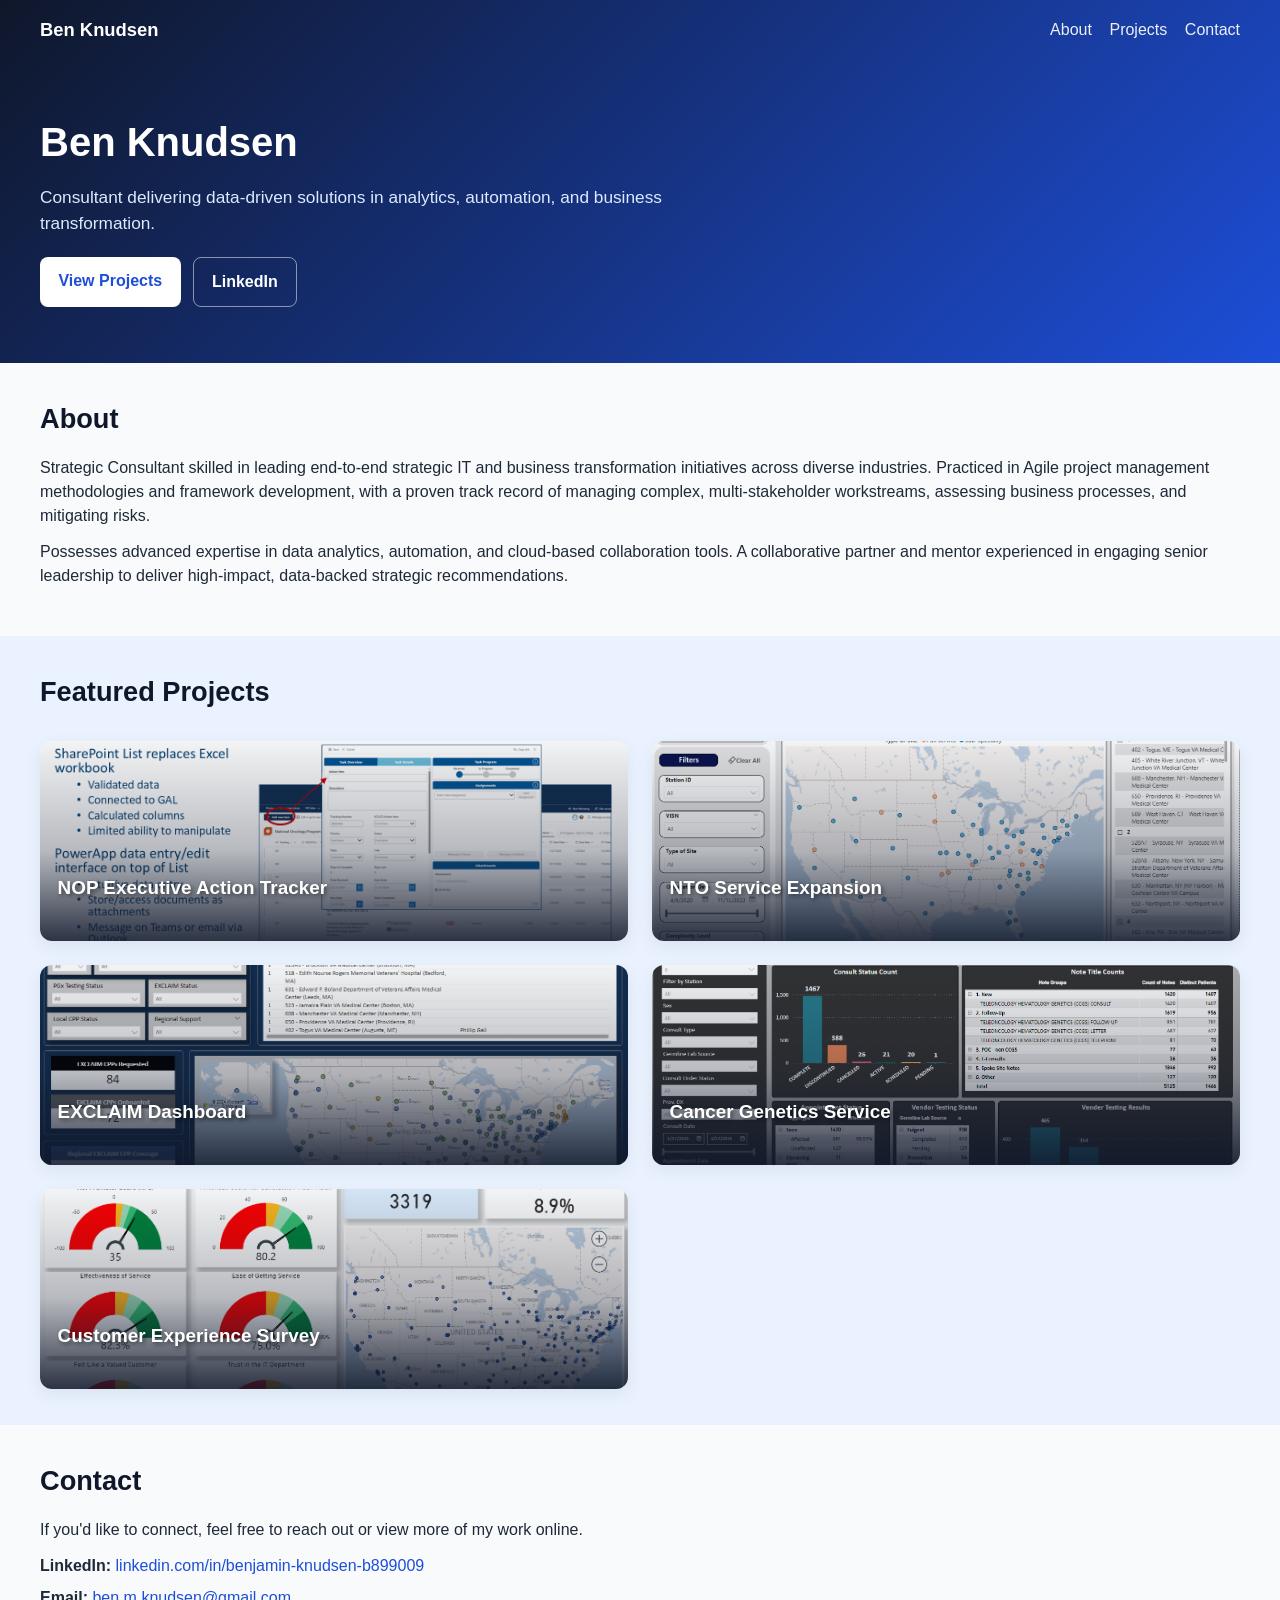
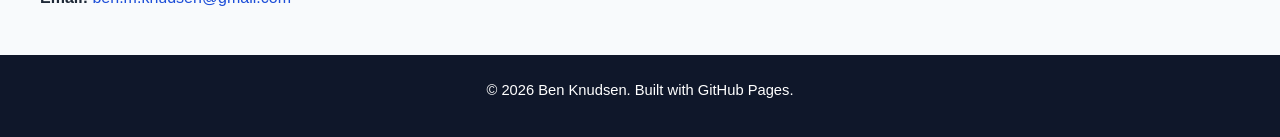
<file: index.html>
<!DOCTYPE html>
<html lang="en">
<head>
  <meta charset="UTF-8" />
  <meta name="viewport" content="width=device-width, initial-scale=1.0" />
  <title>Ben Knudsen | Portfolio</title>
  <link rel="stylesheet" href="style.css" />
</head>
<body>
  <header class="hero">
    <nav class="navbar">
      <div class="logo">Ben Knudsen</div>
      <ul class="nav-links">
        <li><a href="#about">About</a></li>
        <li><a href="#projects">Projects</a></li>
        <li><a href="#contact">Contact</a></li>
      </ul>
    </nav>

    <div class="hero-content">
      <h1>Ben Knudsen</h1>
      <p class="tagline">
        Consultant delivering data-driven solutions in analytics, automation, and business transformation.
      </p>
      <div class="hero-buttons">
        <a href="#projects" class="btn primary">View Projects</a>
        <a href="https://www.linkedin.com/in/benjamin-knudsen-b899009/" target="_blank" class="btn secondary">LinkedIn</a>
      </div>
    </div>
  </header>

  <main>
    <section id="about" class="section">
      <div class="container">
        <h2>About</h2>
        <p>
          Strategic Consultant skilled in leading end-to-end strategic IT and business transformation initiatives across diverse industries.
          Practiced in Agile project management methodologies and framework development, with a proven track record of managing complex, multi-stakeholder
          workstreams, assessing business processes, and mitigating risks.
        </p>
        <p>
          Possesses advanced expertise in data analytics, automation, and cloud-based collaboration tools. A collaborative partner and mentor experienced
          in engaging senior leadership to deliver high-impact, data-backed strategic recommendations.
        </p>
      </div>
    </section>

    <section id="projects" class="section alt">
      <div class="container">
        <h2>Featured Projects</h2>

        <a href="execadmintracker.html" class="project-card">
          <img src="assets/images/execadmintracker/slides/Slide8.PNG" alt="NOP Executive Action Tracker Thumbnail" class="project-thumbnail" />
          <div class="project-card-content">
            <h3>NOP Executive Action Tracker</h3>
            <p class="project-hover-description">
              Modernized the NOP Executive Admin team’s manual Excel-based action tracker with an integrated SharePoint, Power Apps, Power Automate, and Power BI solution that improved data quality, automated reporting, and surfaced task performance metrics for leadership.
            </p>
          </div>
        </a>

        <a href="ntoservices.html" class="project-card">
          <img src="assets/images/ntositeonboarding/NTO Services Map.png" alt="NTO Service Expansion Thumbnail" class="project-thumbnail" />
          <div class="project-card-content">
            <h3>NTO Service Expansion</h3>
            <p class="project-hover-description">
              Supported the expansion of TeleOncology services across the Veterans Health Administration by developing dashboards and planning a SharePoint- and Power Platform-based onboarding tool to track geographic rollout, service maturity, and site implementation progress.
            </p>
          </div>
        </a>
        
        <a href="exclaim.html" class="project-card">
          <img src="assets/images/exclaim/1. EXCLAIM Executive Admin Dashboard Homepage.png" alt="EXCLAIM Dashboard Thumbnail" class="project-thumbnail" />
          <div class="project-card-content">
            <h3>EXCLAIM Dashboard</h3>
            <p class="project-hover-description">
              Supported the nationwide rollout of a program to improve cancer treatment efficacy by utilizing genetic testing to narrow the selection of treatments among alternatives and developed registration and scheduling tools integrated into a Power BI dashboard.
            </p>
          </div>
        </a>
    
        <a href="CCGS.html" class="project-card">
          <img src="assets/images/CCGS/1. CCGS Clinical Overview.png" alt="Cancer Genetics Service Thumbnail" class="project-thumbnail" />
          <div class="project-card-content">
            <h3>Cancer Genetics Service</h3>
            <p class="project-hover-description">
              Supported national management monitoring of the Clinical Cancer Genetics Service, visualizing diagnostics, patient information, and testing volume through a Power BI dashboard connected to VA’s Corporate Data Warehouse.
            </p>
          </div>
        </a>
    
        <a href="OIT_CX_Dash.html" class="project-card">
          <img src="assets/images/CX_Dash/1. CX Dash Home Page.png" alt="Customer Experience Survey Thumbnail" class="project-thumbnail" />
          <div class="project-card-content">
            <h3>Customer Experience Survey</h3>
            <p class="project-hover-description">
              Developed and analyzed employee feedback surveys on IT services across the Department of Veterans Affairs through a Power BI dashboard and a scalable Power Automate email automation process.
            </p>
          </div>
        </a>
      </div>
    </section>

    <section id="contact" class="section">
      <div class="container">
        <h2>Contact</h2>
        <p>If you'd like to connect, feel free to reach out or view more of my work online.</p>
        <ul class="contact-list">
          <li><strong>LinkedIn:</strong> <a href="https://www.linkedin.com/in/benjamin-knudsen-b899009/" target="_blank">linkedin.com/in/benjamin-knudsen-b899009</a></li>
          <li><strong>Email:</strong> <a href="mailto:ben.m.knudsen@gmail.com">ben.m.knudsen@gmail.com</a></li>
        </ul>
      </div>
    </section>
  </main>

  <footer class="footer">
    <p>© 2026 Ben Knudsen. Built with GitHub Pages.</p>
  </footer>
</body>
</html>
</file>
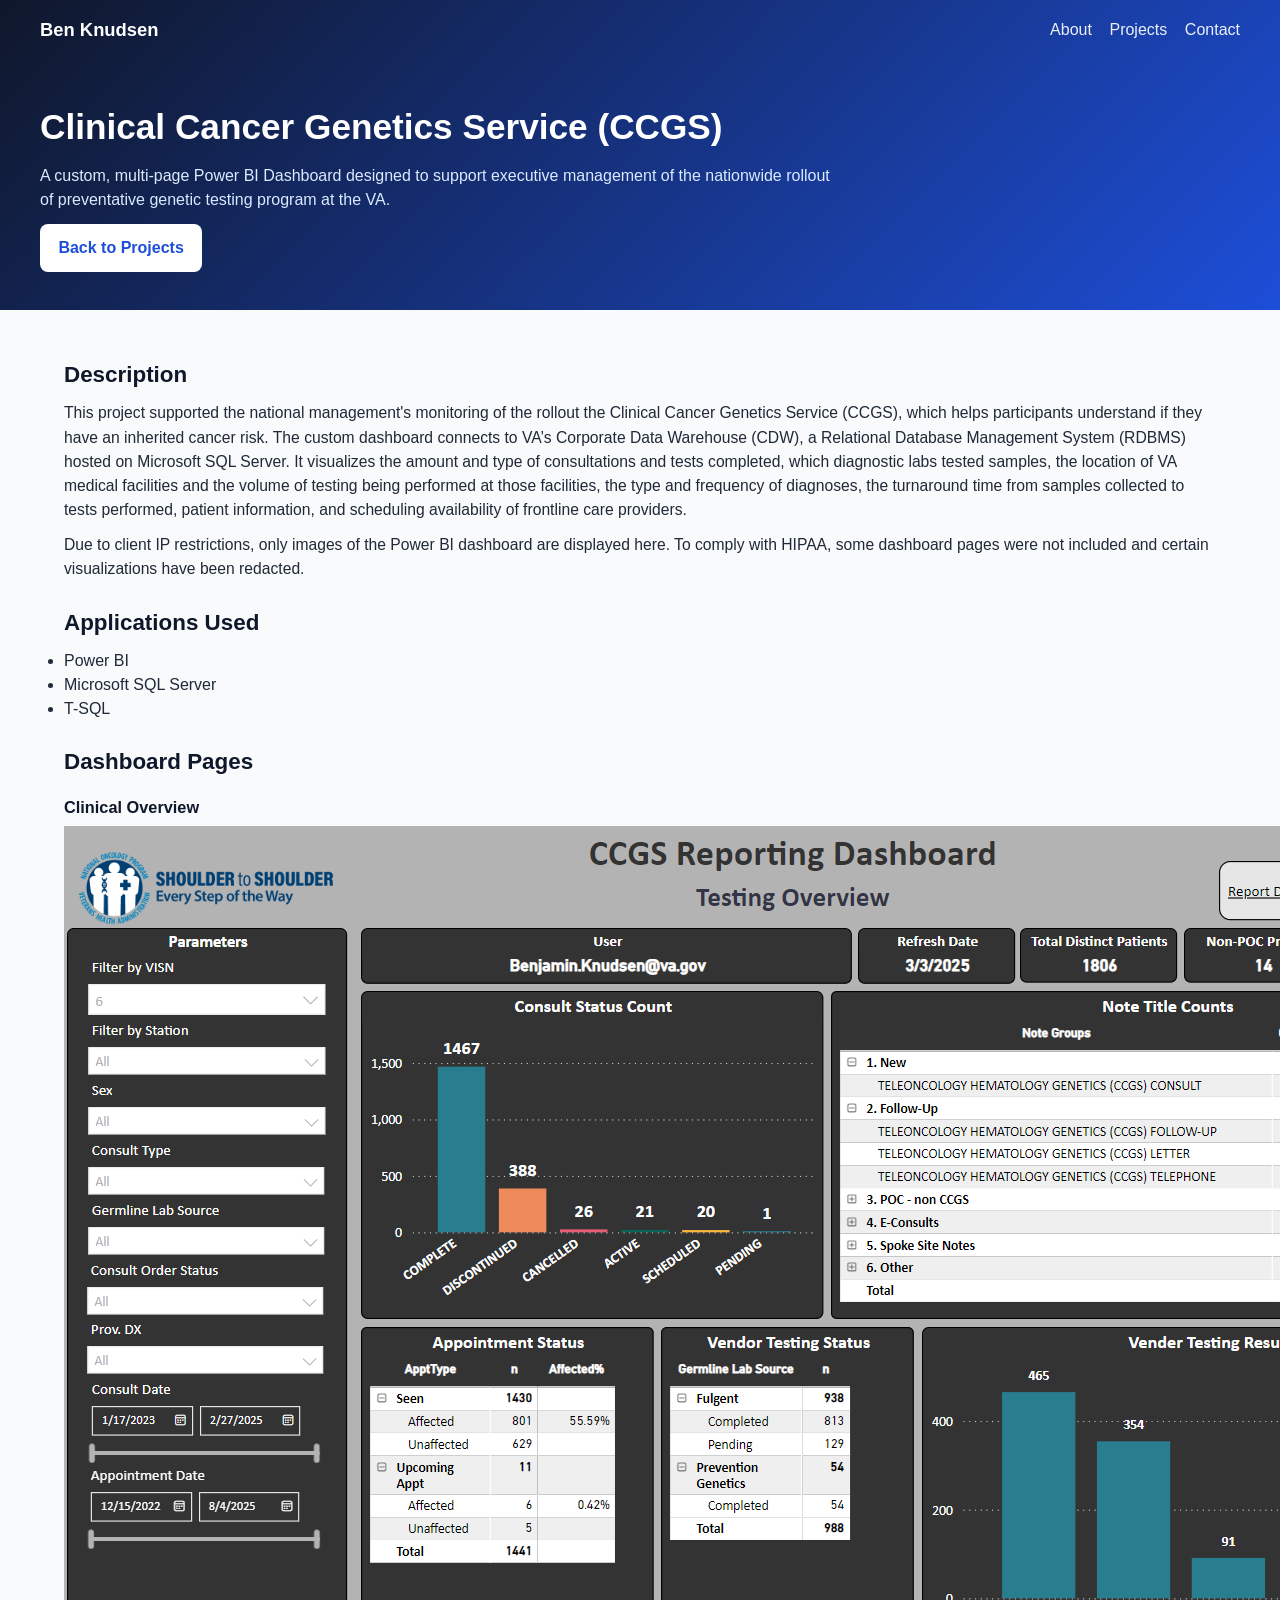
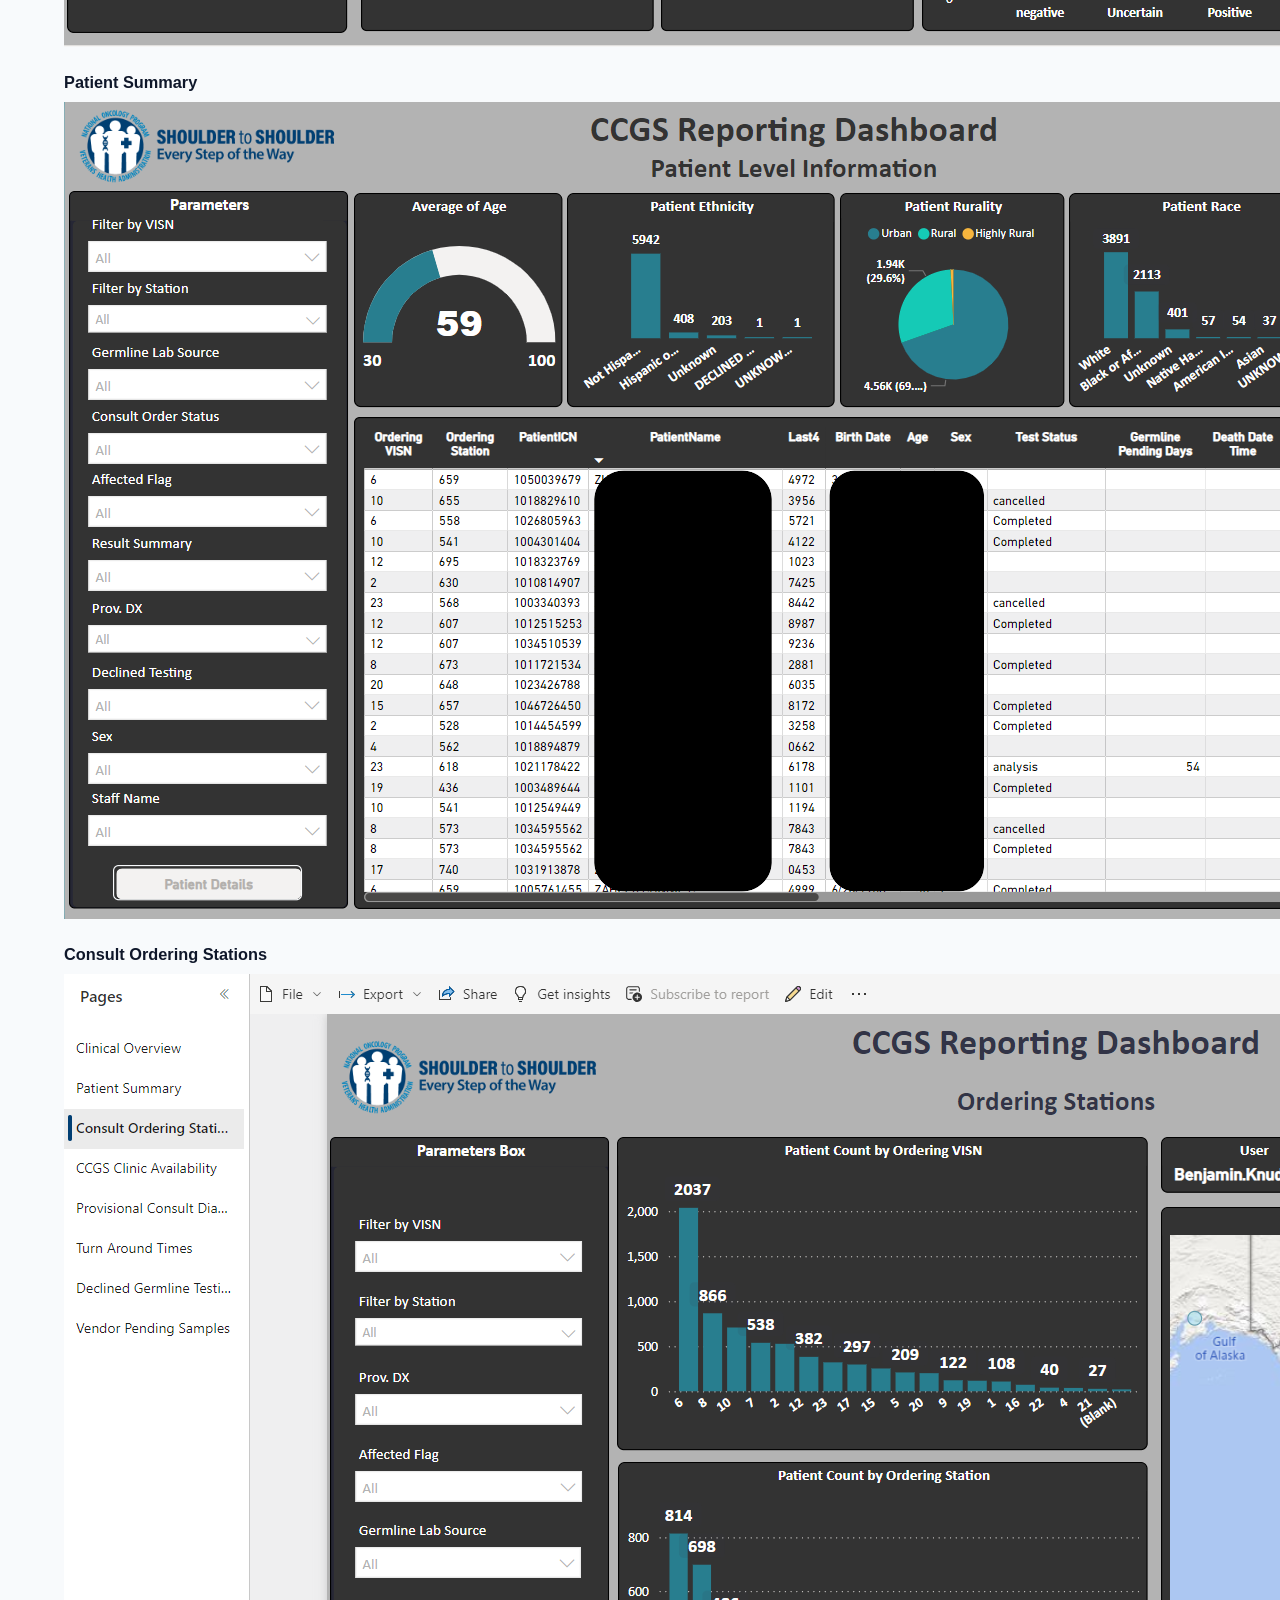
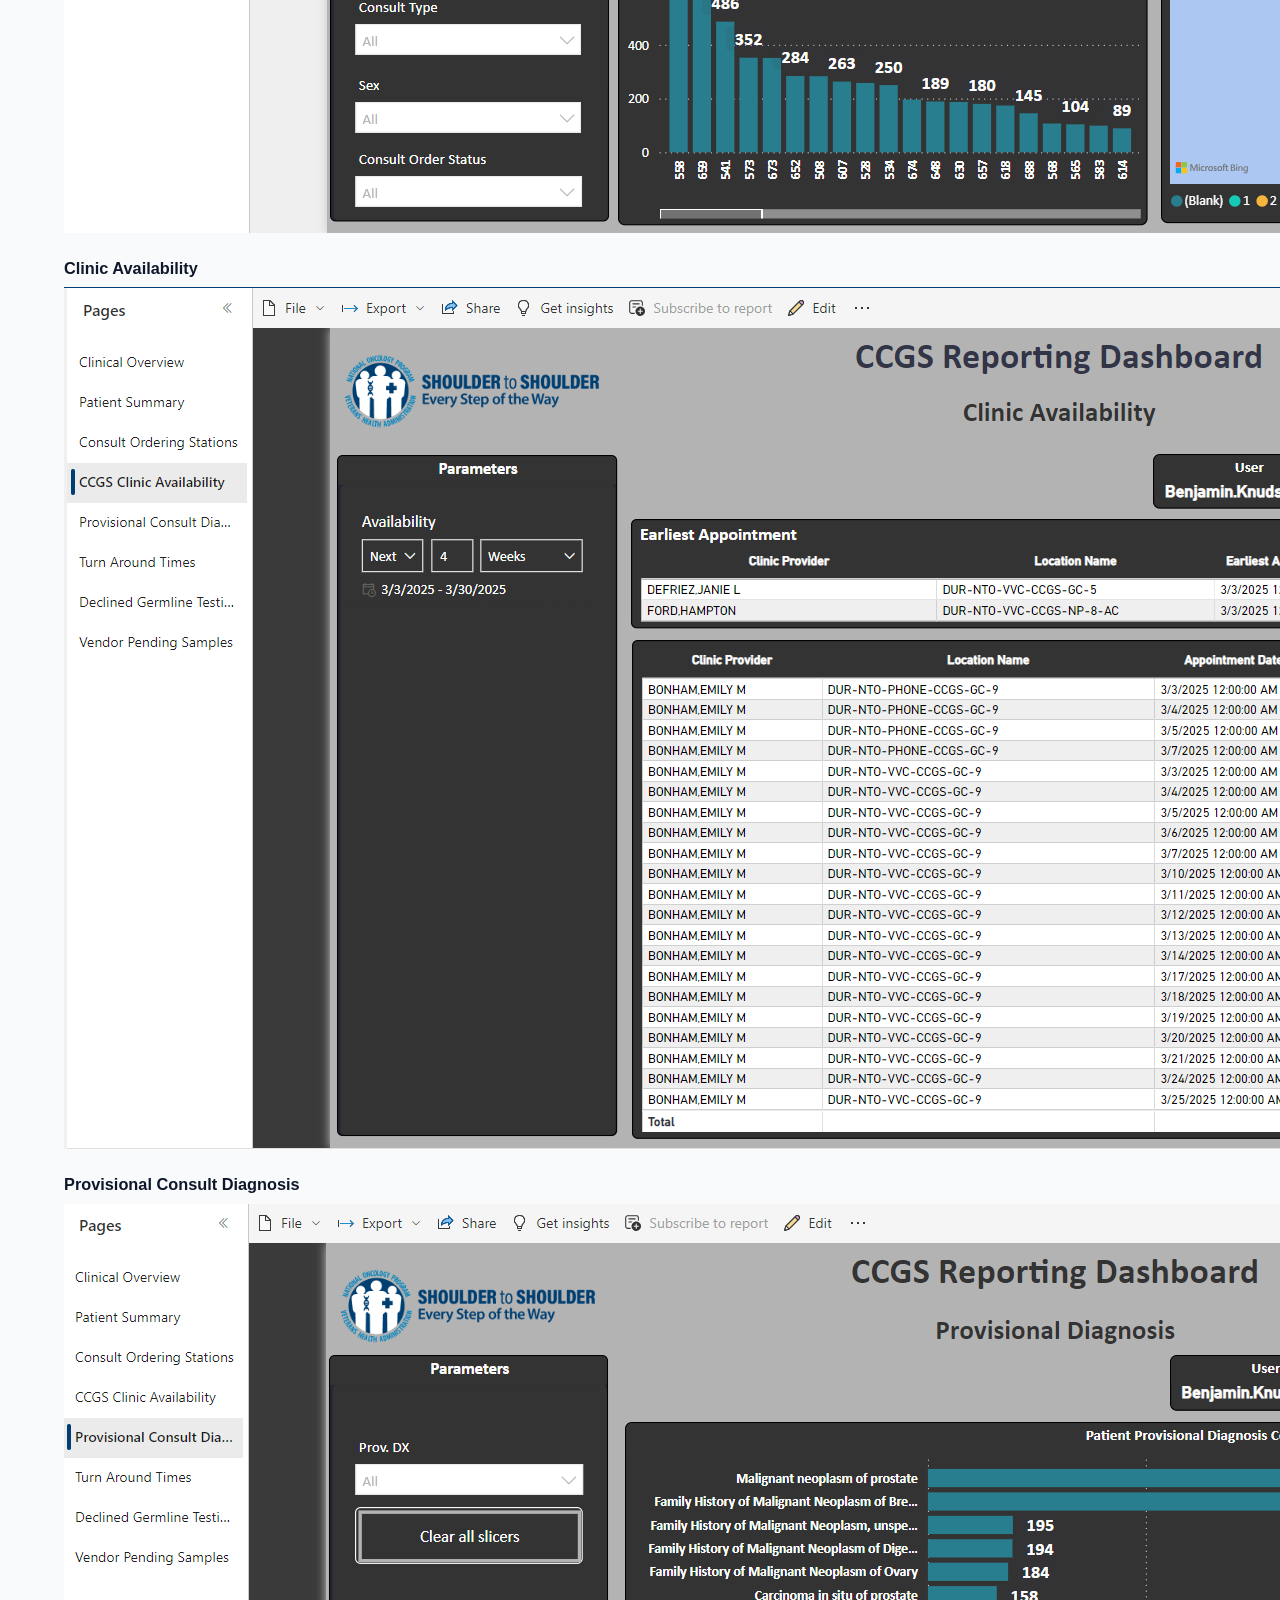
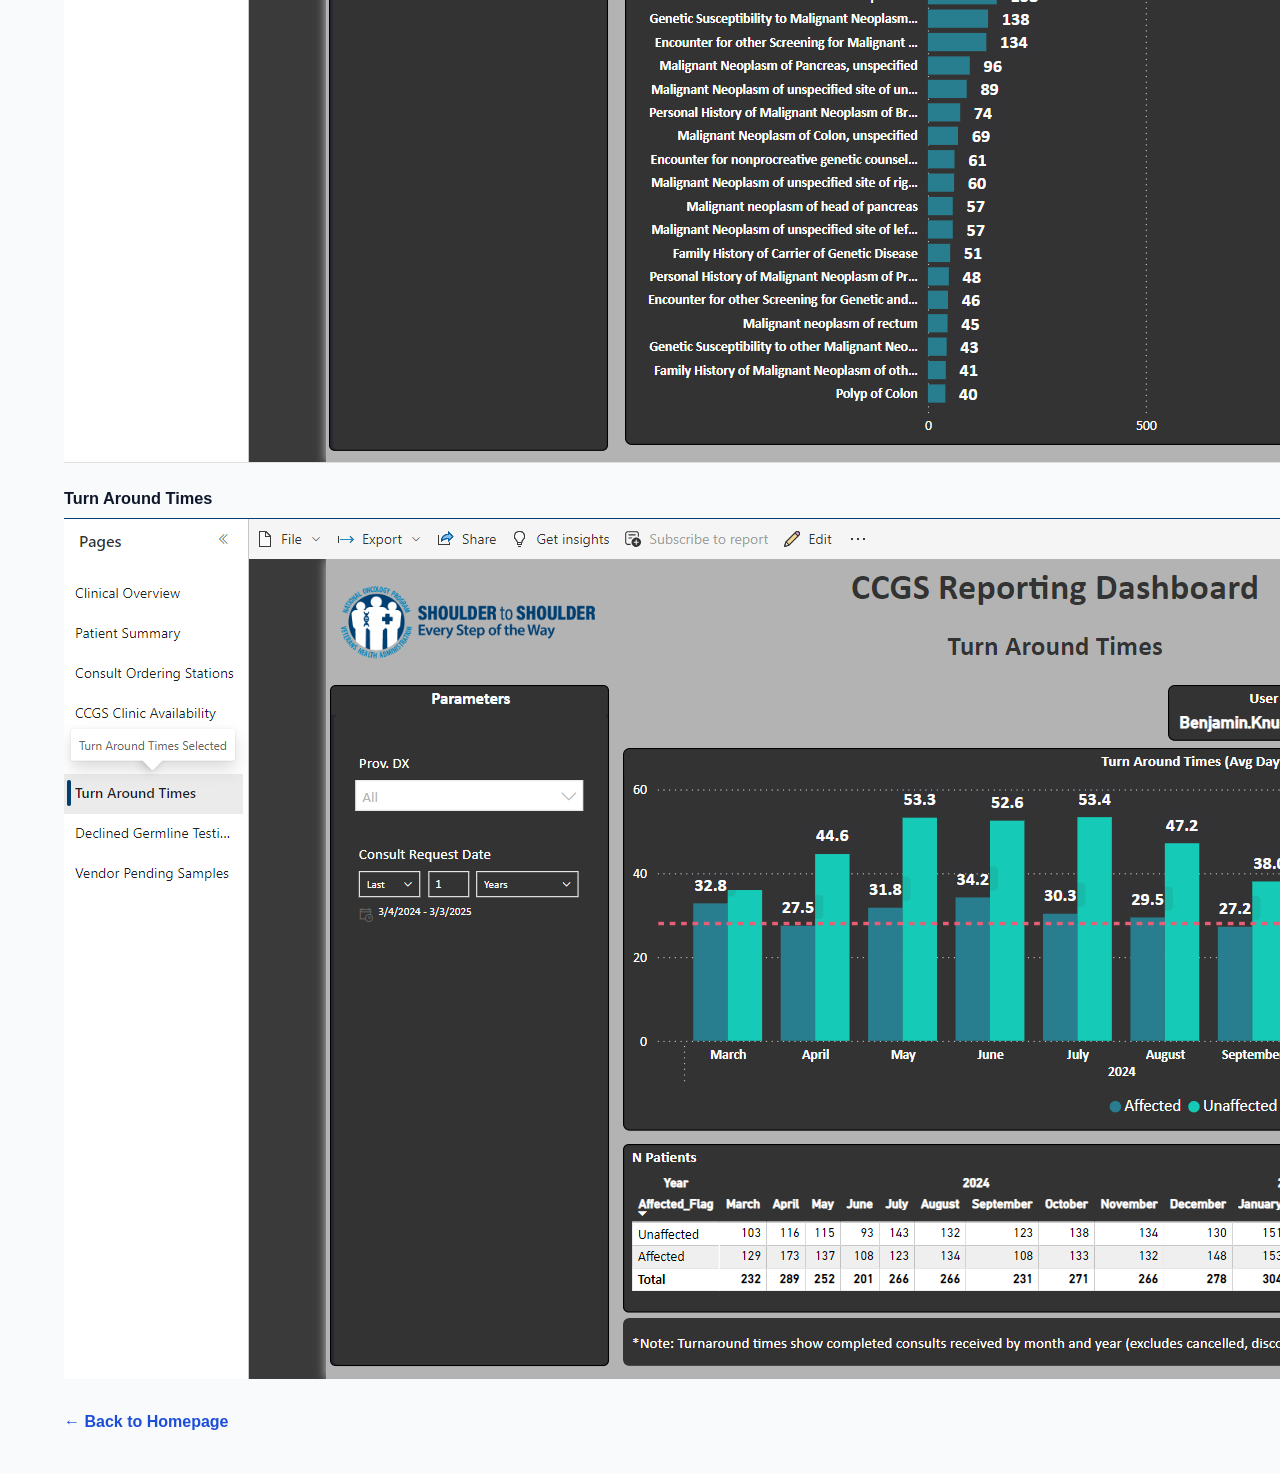
<file: CCGS.html>
<!DOCTYPE html>
<html lang="en">
<head>
  <meta charset="UTF-8" />
  <meta name="viewport" content="width=device-width, initial-scale=1.0" />
  <title>VA - VHA - Clinical Cancer Genetics Service (CCGS) | Ben Knudsen Portfolio</title>
  <link rel="stylesheet" href="style.css" />
</head>
<body>
  <header class="project-hero">
    <nav class="navbar">
      <div class="logo"><a href="index.html">Ben Knudsen</a></div>
      <ul class="nav-links">
        <li><a href="index.html#about">About</a></li>
        <li><a href="index.html#projects">Projects</a></li>
        <li><a href="index.html#contact">Contact</a></li>
      </ul>
    </nav>

    <div class="project-hero-content">
      <h1>Clinical Cancer Genetics Service (CCGS)</h1>
      <p>
        A custom, multi-page Power BI Dashboard designed to support executive management of the nationwide rollout of preventative genetic testing program at the VA.
      </p>
      <div class="project-actions">
        <a href="index.html#projects" class="btn primary">Back to Projects</a>
      </div>
    </div>
  </header>

  <main class="project-page">
    <h2>Description</h2>
    <p>
      This project supported the national management's monitoring of the rollout the Clinical Cancer Genetics Service (CCGS), which helps participants understand if they have an inherited cancer risk. The custom dashboard connects to VA’s Corporate Data Warehouse (CDW), a Relational Database Management System (RDBMS) hosted on Microsoft SQL Server. It visualizes the amount and type of consultations and tests completed, which diagnostic labs tested samples, the location of VA medical facilities and the volume of testing being performed at those facilities, the type and frequency of diagnoses, the turnaround time from samples collected to tests performed, patient information, and scheduling availability of frontline care providers.
    </p>
    <p>
      Due to client IP restrictions, only images of the Power BI dashboard are displayed here.
      To comply with HIPAA, some dashboard pages were not included and certain visualizations have been redacted.
    </p>

    <h2>Applications Used</h2>
    <ul class="tools-list">
      <li>Power BI</li>
      <li>Microsoft SQL Server</li>
      <li>T-SQL</li>
    </ul>

    <h2>Dashboard Pages</h2>

    <div class="screenshot-block">
      <h3>Clinical Overview</h3>
      <img src="assets/images/CCGS/1. CCGS Clinical Overview.png" alt="Clinical Overview" />
    </div>

    <div class="screenshot-block">
      <h3>Patient Summary</h3>
      <img src="assets/images/CCGS/2. CCGS Patient Summary.png" alt="Patient Summary" />
    </div>

    <div class="screenshot-block">
      <h3>Consult Ordering Stations</h3>
      <img src="assets/images/CCGS/3. CCGS Consult Ordering Stations.png" alt="Consult Ordering Stations" />
    </div>

    <div class="screenshot-block">
      <h3>Clinic Availability</h3>
      <img src="assets/images/CCGS/4. CCGS Clinic Availability.png" alt="Clinic Availability" />
    </div>

    <div class="screenshot-block">
      <h3>Provisional Consult Diagnosis</h3>
      <img src="assets/images/CCGS/5. CCGS Provisional Consult Diagnosis.png" alt="Provisional Consult Diagnosis" />
    </div>

    <div class="screenshot-block">
      <h3>Turn Around Times</h3>
      <img src="assets/images/CCGS/6. CCGS Turn Around Times.png" alt="Turn Around Times" />
    </div>

    <div class="back-link">
      <a href="index.html">&larr; Back to Homepage</a>
    </div>
  </main>
</body>
</html>
</file>
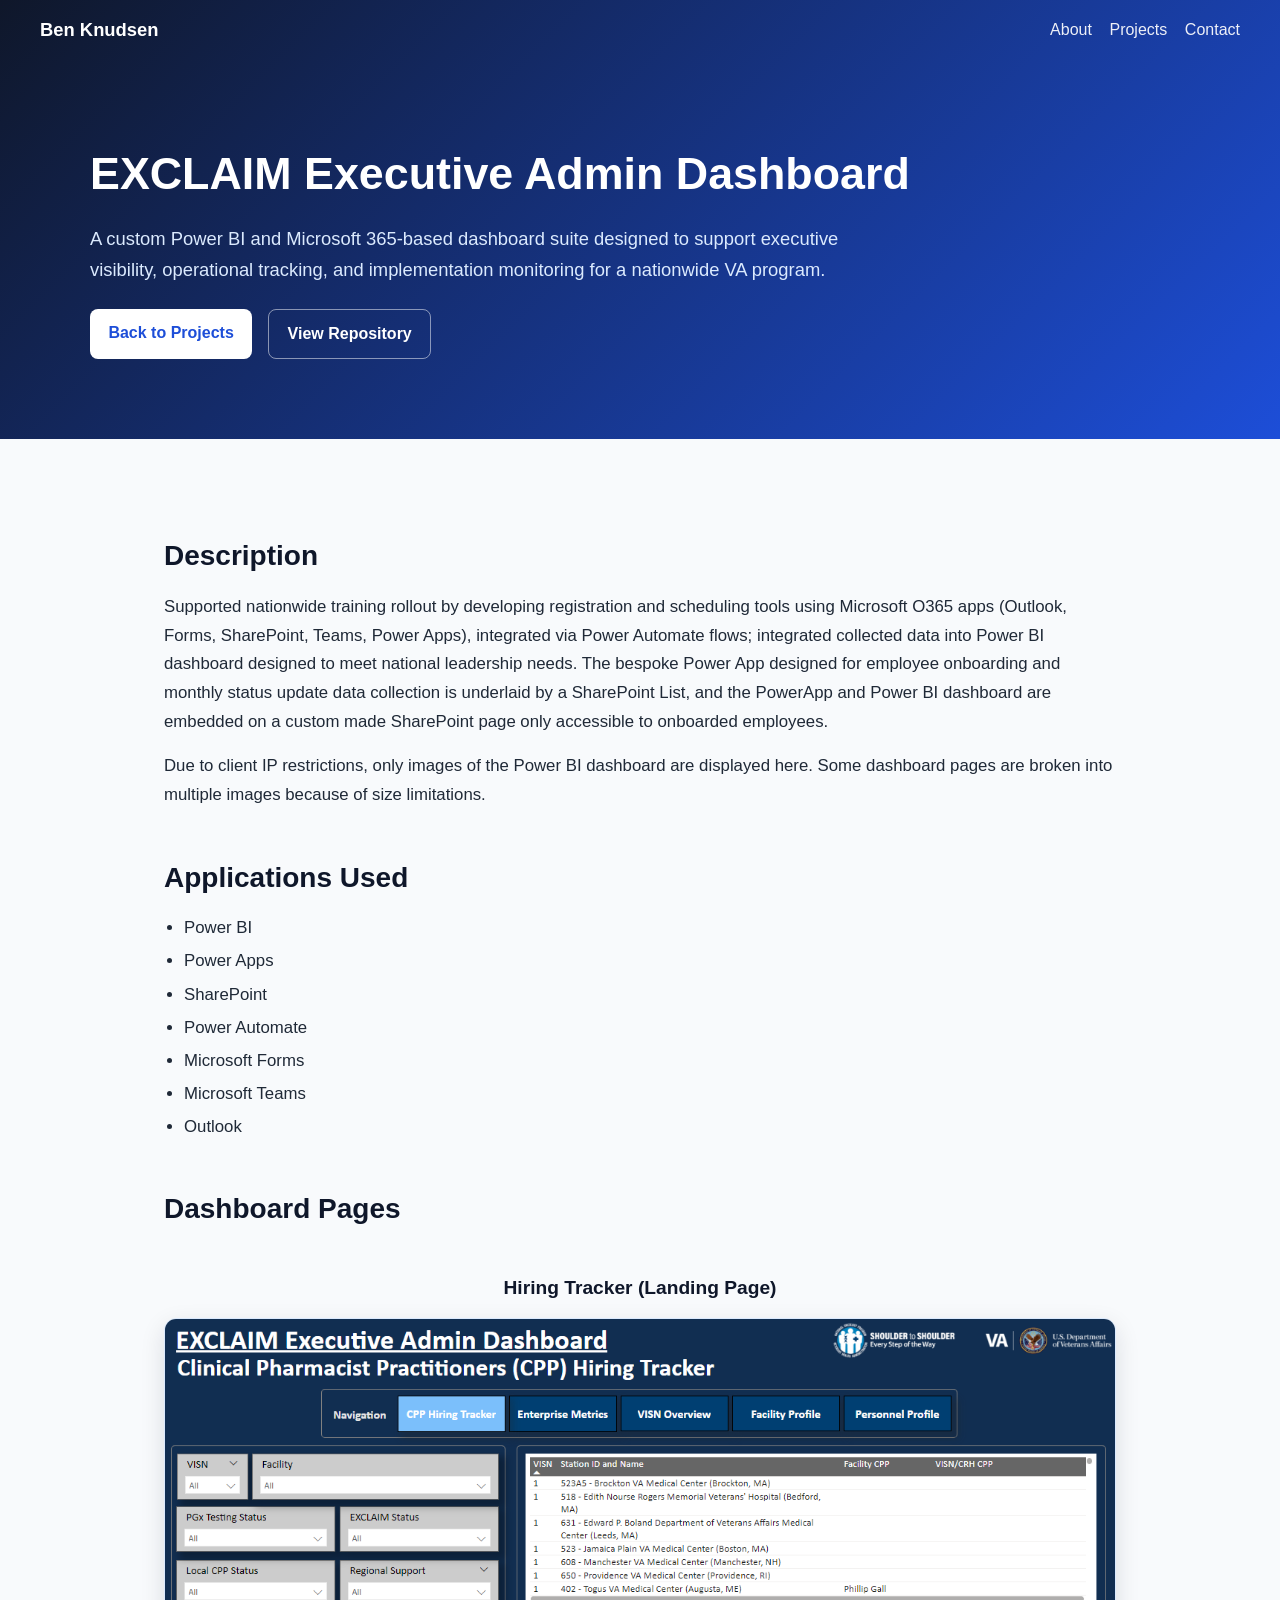
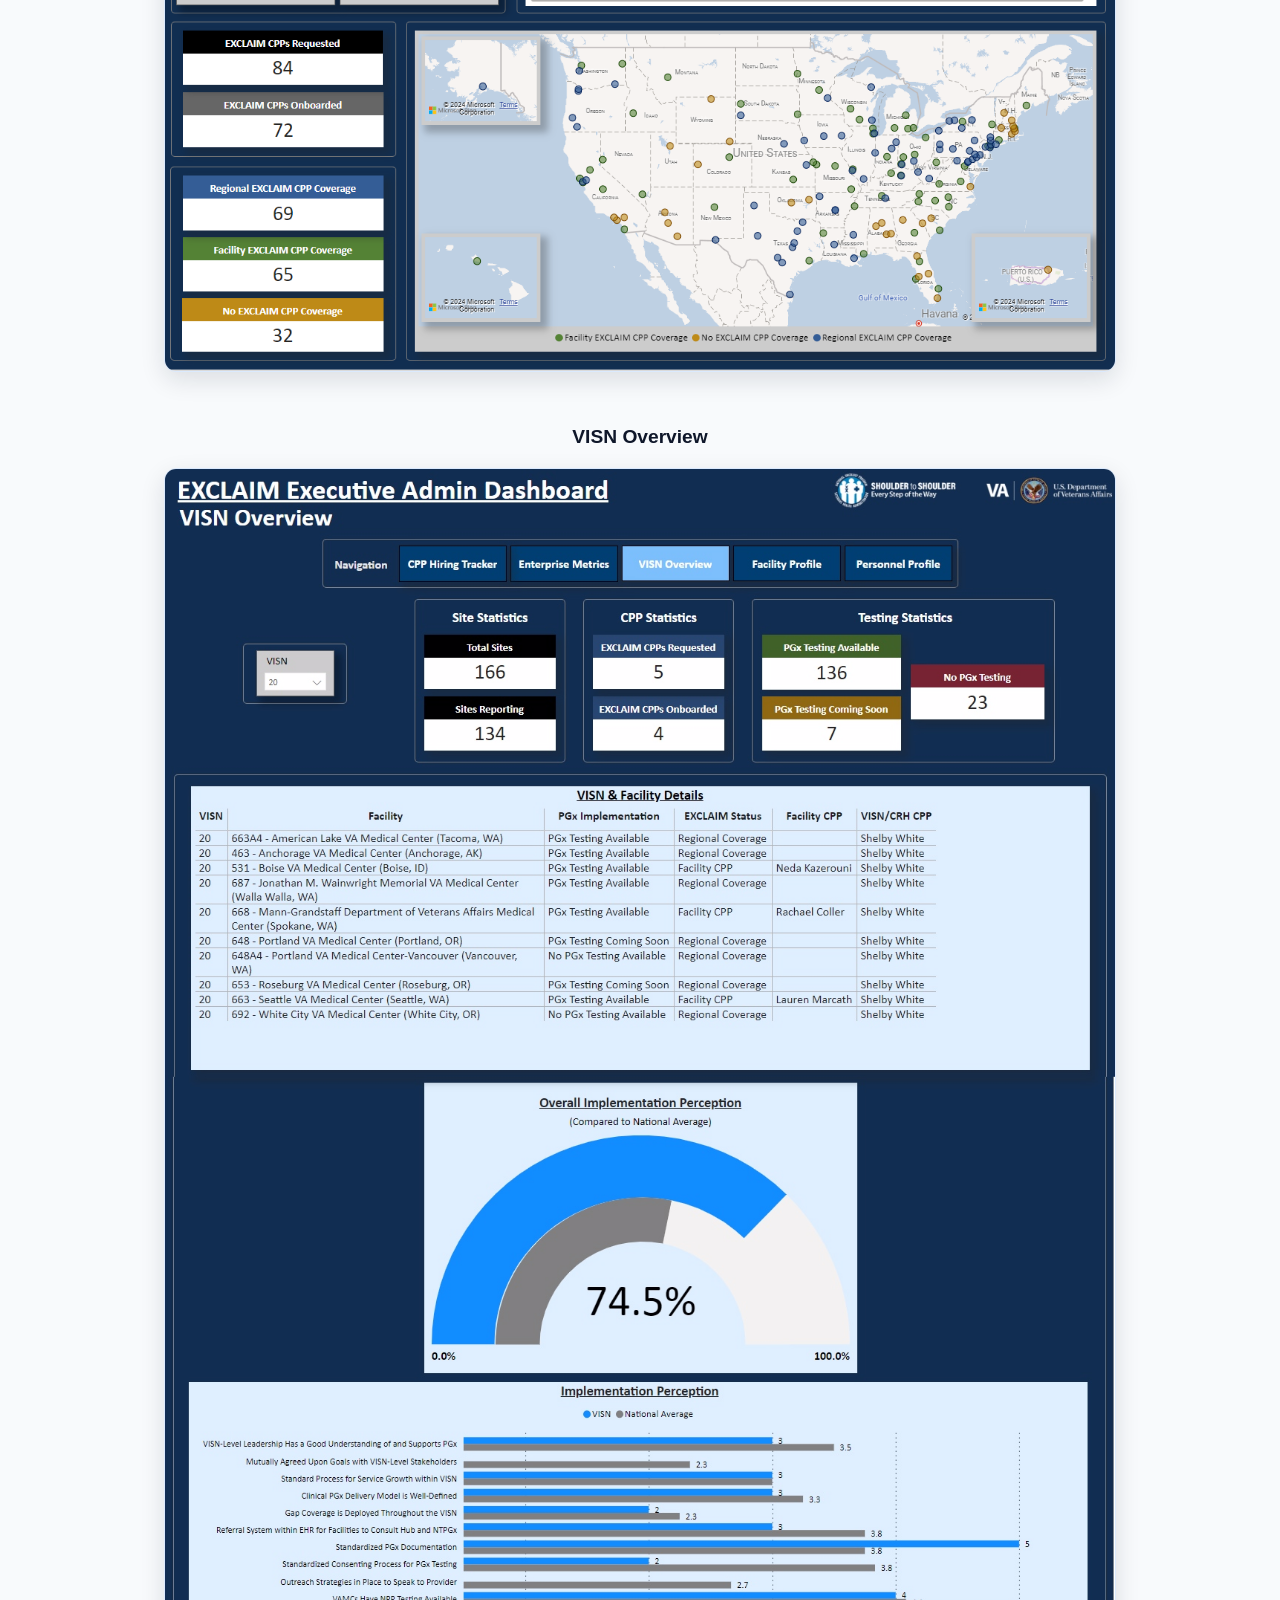
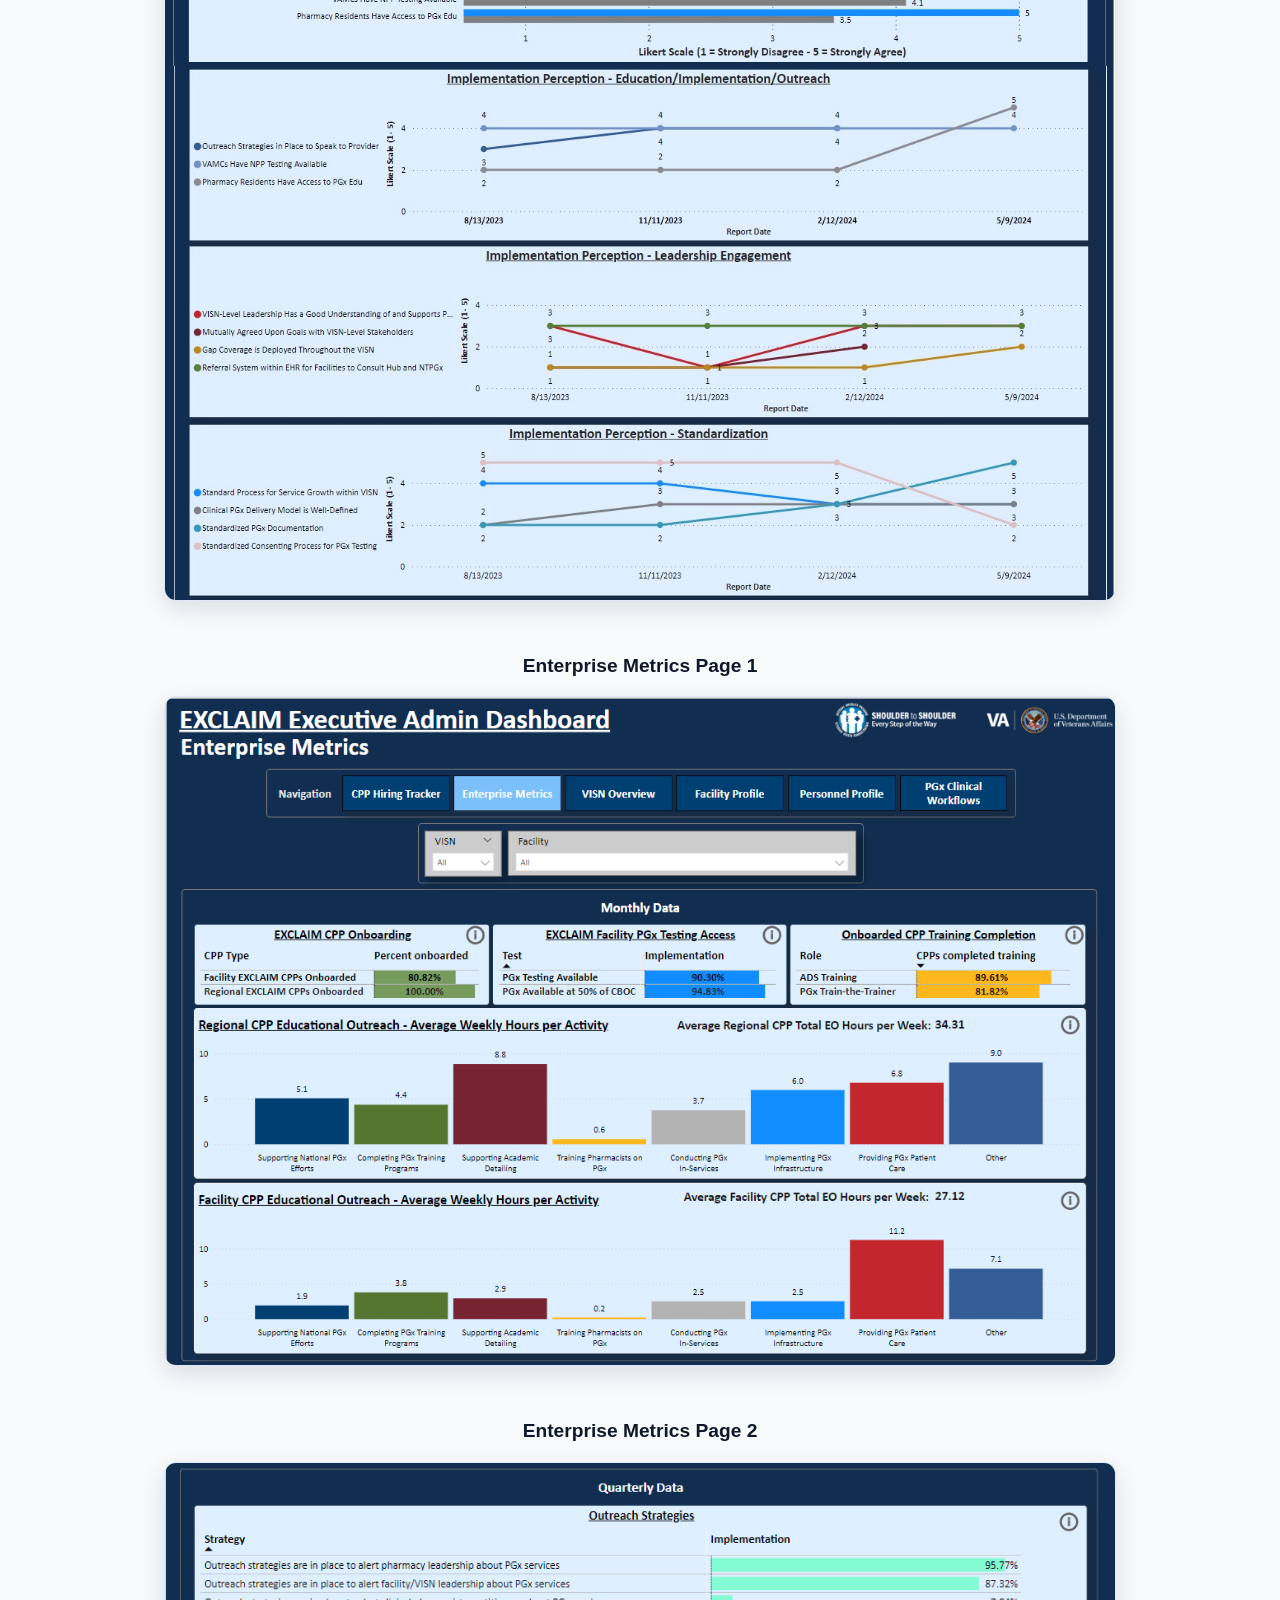
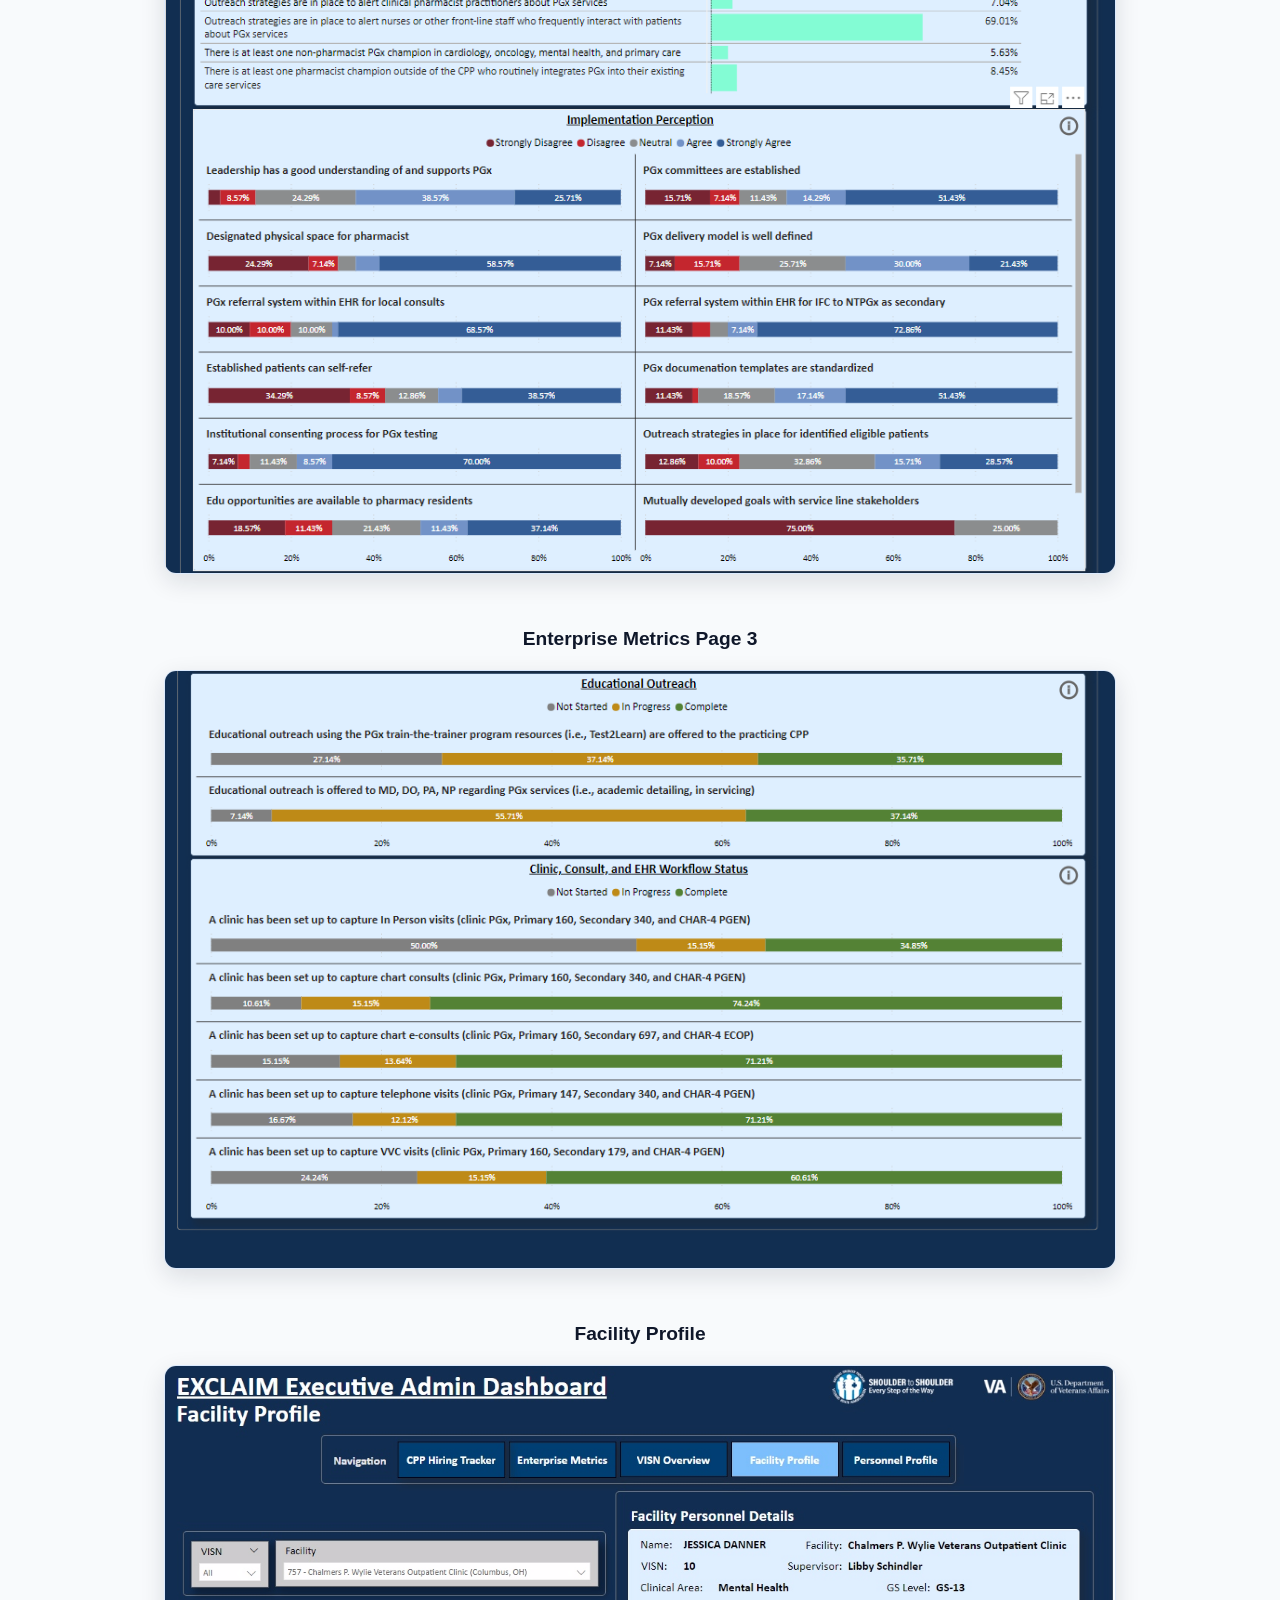
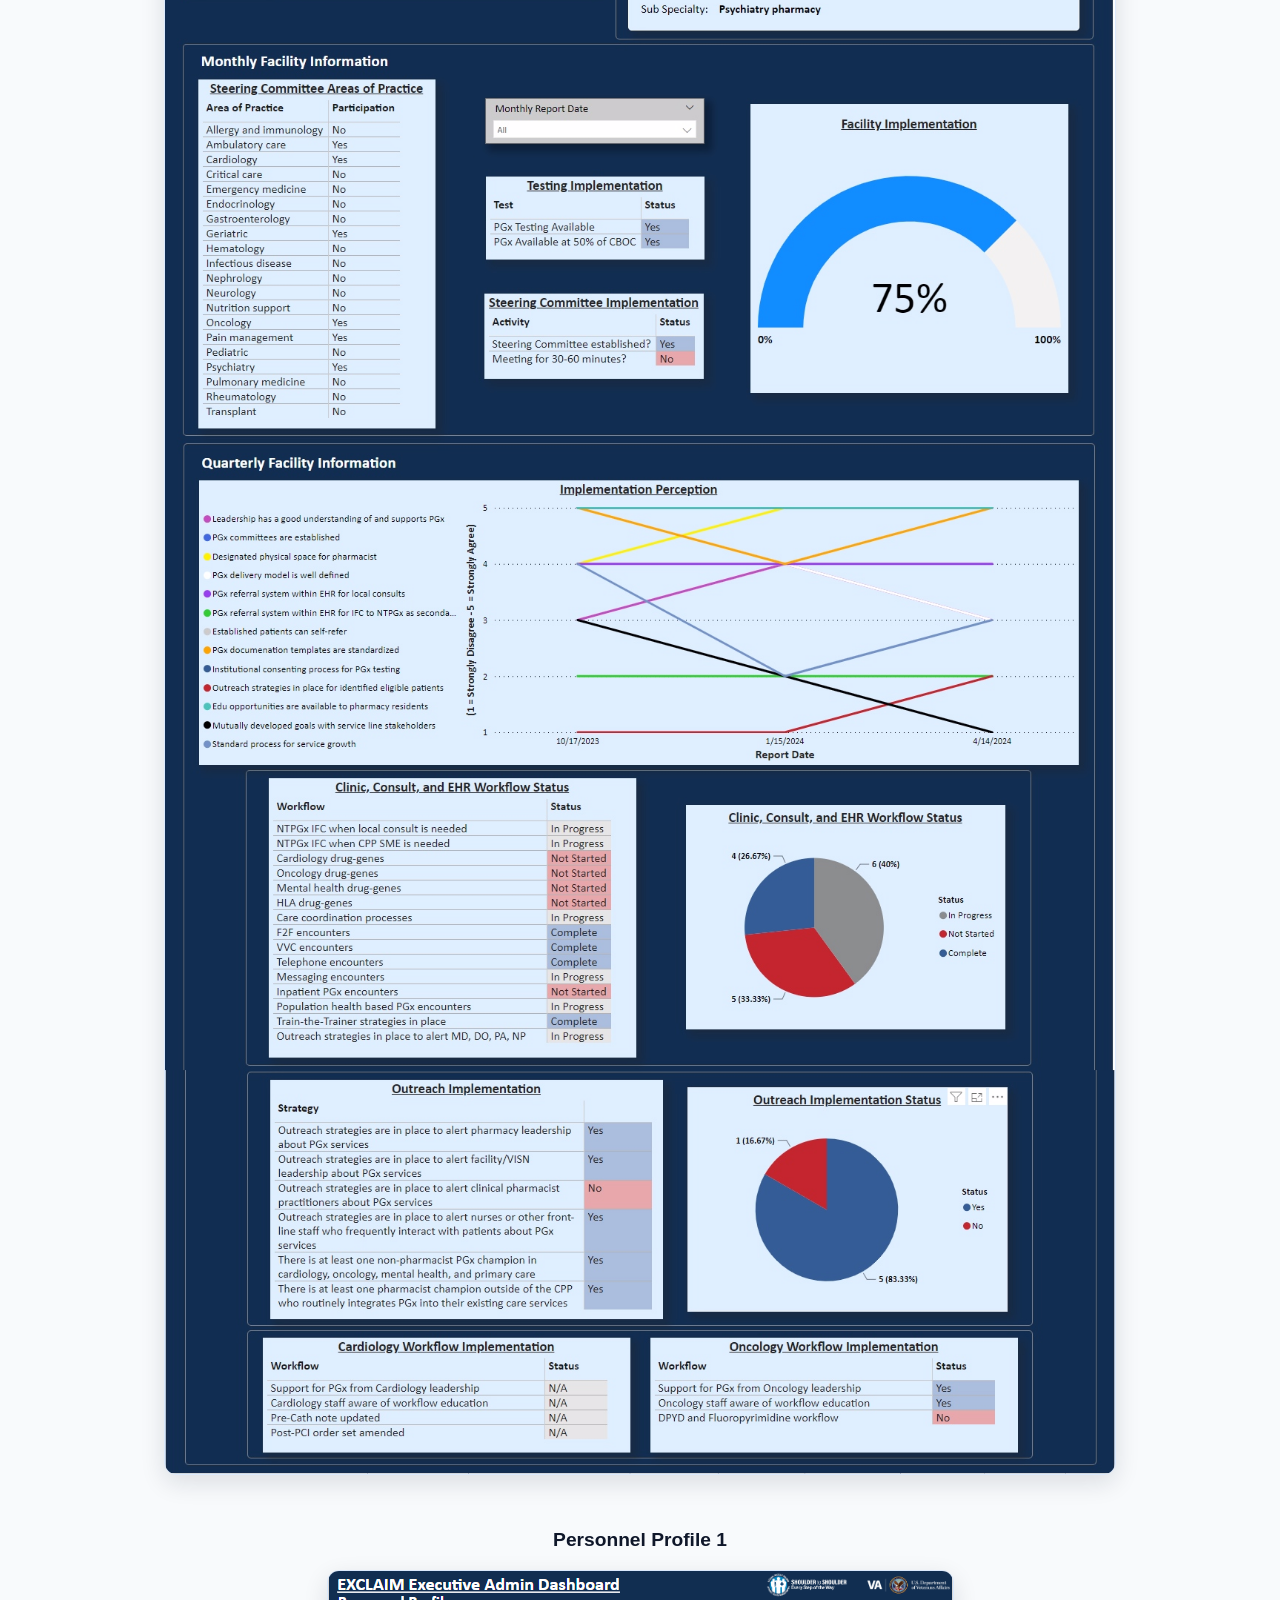
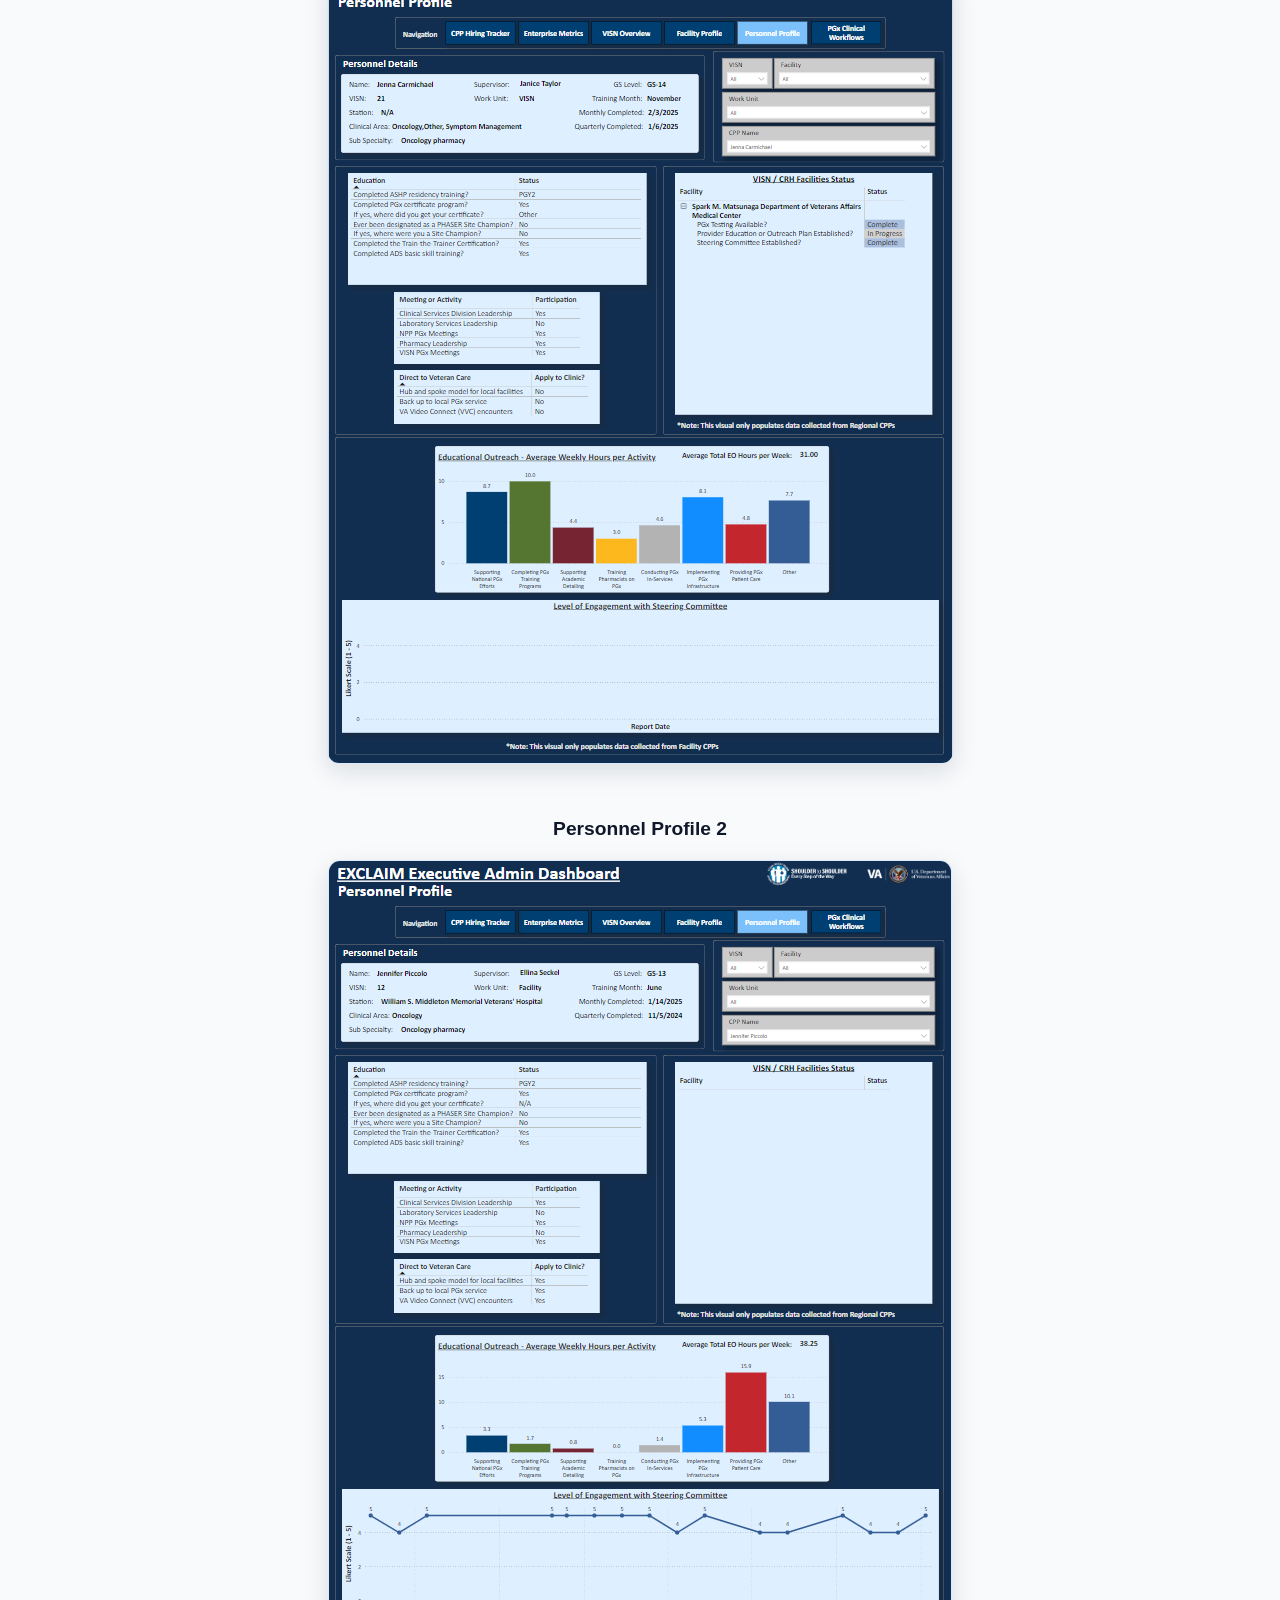
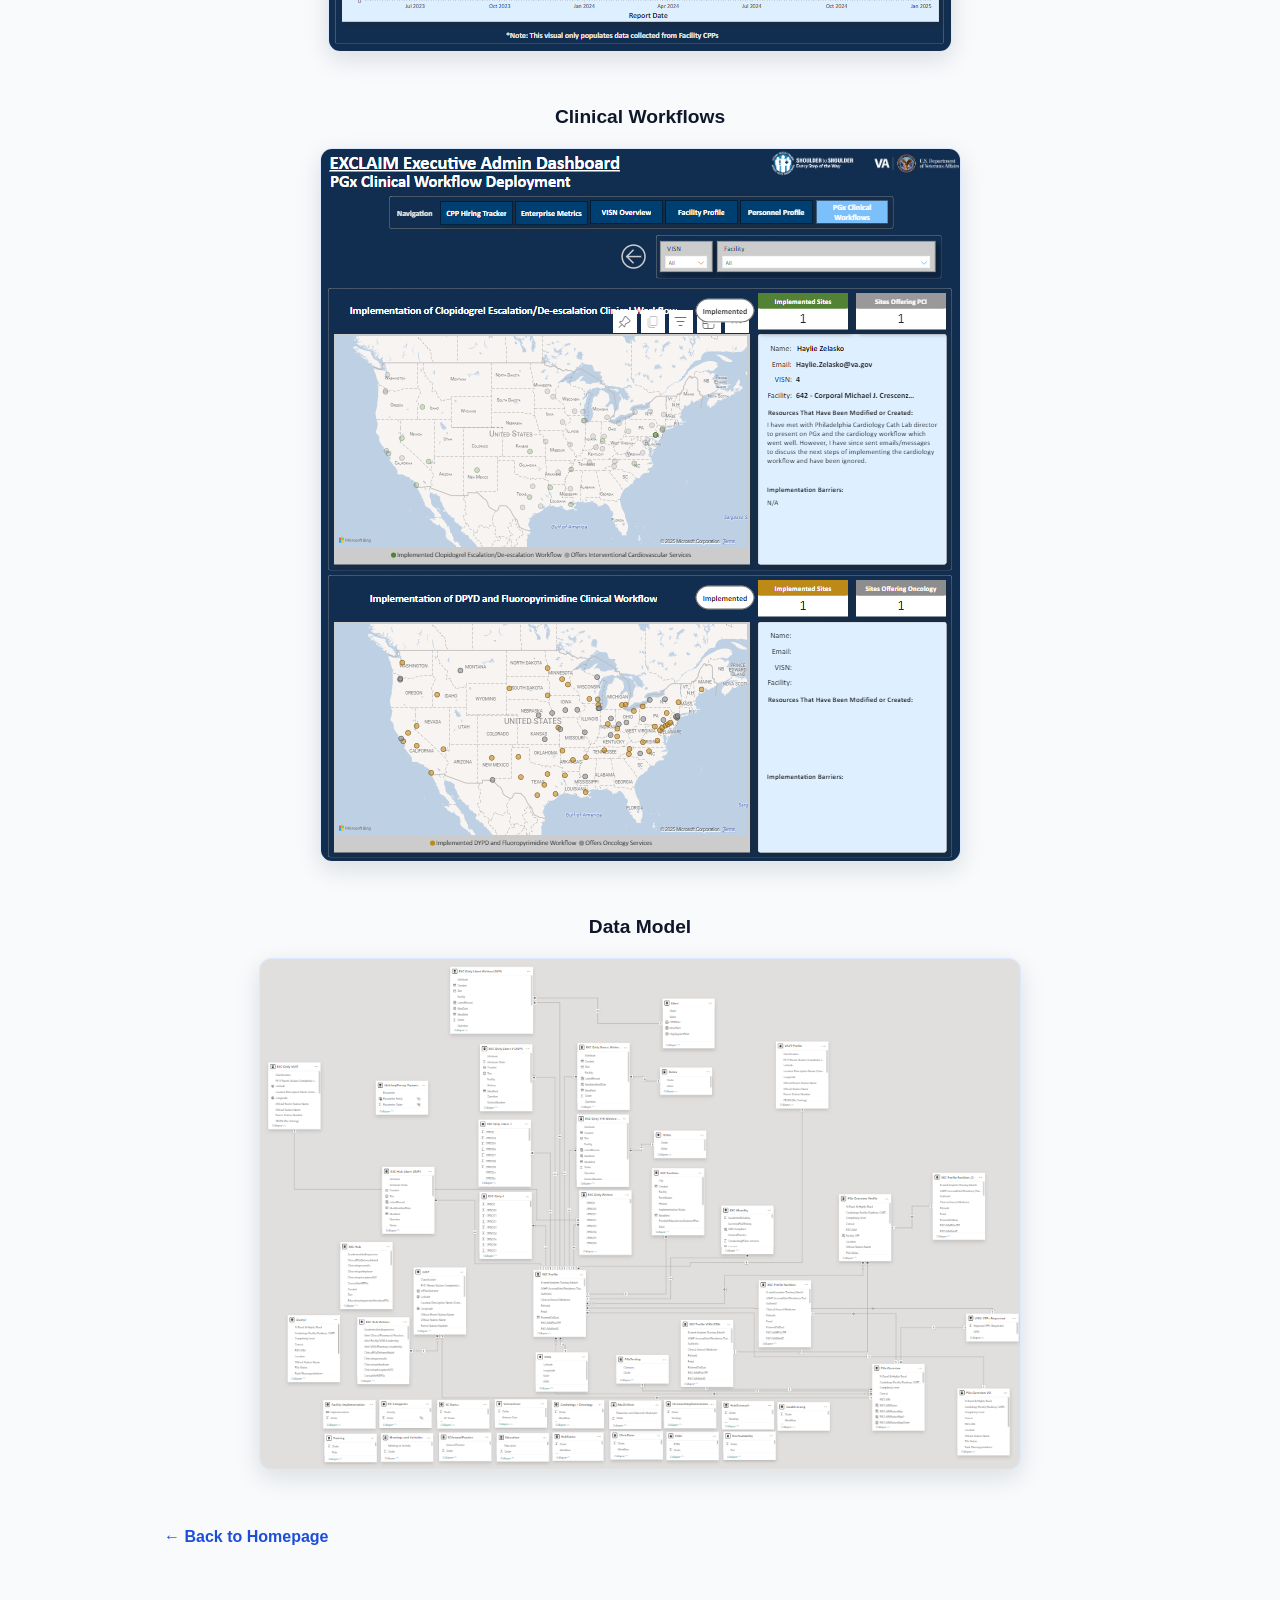
<file: exclaim-v2.html>
<!DOCTYPE html>
<html lang="en">
<head>
  <meta charset="UTF-8" />
  <meta name="viewport" content="width=device-width, initial-scale=1.0" />
  <title>EXCLAIM Executive Admin Dashboard | Ben Knudsen Portfolio</title>
  <link rel="stylesheet" href="style.css" />
  <style>
    .project-hero {
      background: linear-gradient(135deg, #0f172a, #1d4ed8);
      color: white;
      padding: 0 2rem 3rem;
    }

    .project-hero-content {
      max-width: 1100px;
      margin: 3rem auto 0;
      padding: 2rem 0;
    }

    .project-hero-content h1 {
      font-size: 2.8rem;
      margin-bottom: 1rem;
    }

    .project-hero-content p {
      max-width: 800px;
      font-size: 1.15rem;
      color: #dbeafe;
      line-height: 1.7;
    }

    .project-page {
      max-width: 1000px;
      margin: 0 auto;
      padding: 3rem 1.5rem 4rem;
    }

    .project-page h2 {
      font-size: 1.75rem;
      margin-top: 3rem;
      margin-bottom: 1rem;
      color: #0f172a;
    }

    .project-page p {
      font-size: 1.05rem;
      line-height: 1.7;
      margin-bottom: 1rem;
      color: #1f2937;
    }

    .tools-list {
      margin-left: 1.25rem;
      color: #1f2937;
    }

    .tools-list li {
      margin-bottom: 0.5rem;
      font-size: 1.05rem;
    }

    .screenshot-block {
      margin-top: 2.75rem;
      text-align: center;
    }

    .screenshot-block h3 {
      font-size: 1.2rem;
      margin-bottom: 1rem;
      color: #0f172a;
    }

    .screenshot-block img {
      max-width: 100%;
      height: auto;
      border-radius: 12px;
      box-shadow: 0 8px 24px rgba(15, 23, 42, 0.12);
      border: 1px solid #dbeafe;
      background: white;
    }

    .screenshot-block img.medium {
      max-width: 80%;
    }

    .project-actions {
      margin-top: 1.5rem;
      display: flex;
      gap: 1rem;
      flex-wrap: wrap;
    }

    .back-link {
      margin-top: 3rem;
    }

    .back-link a {
      color: #1d4ed8;
      text-decoration: none;
      font-weight: 600;
    }

    .back-link a:hover {
      text-decoration: underline;
    }

    @media (max-width: 768px) {
      .project-hero {
        padding: 0 1rem 2.5rem;
      }

      .project-hero-content h1 {
        font-size: 2.1rem;
      }

      .project-hero-content p {
        font-size: 1rem;
      }

      .project-page {
        padding: 2rem 1rem 3rem;
      }

      .project-page h2 {
        font-size: 1.5rem;
      }

      .screenshot-block img.medium {
        max-width: 100%;
      }
    }
  </style>
</head>
<body>
  <header class="project-hero">
    <nav class="navbar">
      <div class="logo"><a href="index.html">Ben Knudsen</a></div>
      <ul class="nav-links">
        <li><a href="index.html#about">About</a></li>
        <li><a href="index.html#projects">Projects</a></li>
        <li><a href="index.html#contact">Contact</a></li>
      </ul>
    </nav>

    <div class="project-hero-content">
      <h1>EXCLAIM Executive Admin Dashboard</h1>
      <p>
        A custom Power BI and Microsoft 365-based dashboard suite designed to support
        executive visibility, operational tracking, and implementation monitoring for a
        nationwide VA program.
      </p>
      <div class="project-actions">
        <a href="index.html#projects" class="btn primary">Back to Projects</a>
        <a href="https://github.com/BenKnudsen/EXCLAIM-Executive-Admin-Dashboard/tree/main" target="_blank" class="btn secondary">View Repository</a>
      </div>
    </div>
  </header>

  <main class="project-page">
    <h2>Description</h2>
    <p>
      Supported nationwide training rollout by developing registration and scheduling tools using Microsoft O365 apps
      (Outlook, Forms, SharePoint, Teams, Power Apps), integrated via Power Automate flows; integrated collected data
      into Power BI dashboard designed to meet national leadership needs. The bespoke Power App designed for employee
      onboarding and monthly status update data collection is underlaid by a SharePoint List, and the PowerApp and
      Power BI dashboard are embedded on a custom made SharePoint page only accessible to onboarded employees.
    </p>
    <p>
      Due to client IP restrictions, only images of the Power BI dashboard are displayed here.
      Some dashboard pages are broken into multiple images because of size limitations.
    </p>

    <h2>Applications Used</h2>
    <ul class="tools-list">
      <li>Power BI</li>
      <li>Power Apps</li>
      <li>SharePoint</li>
      <li>Power Automate</li>
      <li>Microsoft Forms</li>
      <li>Microsoft Teams</li>
      <li>Outlook</li>
    </ul>

    <h2>Dashboard Pages</h2>

    <div class="screenshot-block">
      <h3>Hiring Tracker (Landing Page)</h3>
      <img src="assets/images/exclaim/1. EXCLAIM Executive Admin Dashboard Homepage.png" alt="Hiring Tracker Landing Page" />
    </div>

    <div class="screenshot-block">
      <h3>VISN Overview</h3>
      <img src="assets/images/exclaim/2. EXCLAIM Executive Admin Dashboard VISN Overview.jpg" alt="VISN Overview" />
    </div>

    <div class="screenshot-block">
      <h3>Enterprise Metrics Page 1</h3>
      <img src="assets/images/exclaim/3. EXCLAIM Executive Admin Dashboard Enterprise Metrics 1.png" alt="Enterprise Metrics Page 1" />
    </div>

    <div class="screenshot-block">
      <h3>Enterprise Metrics Page 2</h3>
      <img src="assets/images/exclaim/4. EXCLAIM Executive Admin Dashboard Enterprise Metrics 2.png" alt="Enterprise Metrics Page 2" />
    </div>

    <div class="screenshot-block">
      <h3>Enterprise Metrics Page 3</h3>
      <img src="assets/images/exclaim/5. EXCLAIM Executive Admin Dashboard Enterprise Metrics 3.png" alt="Enterprise Metrics Page 3" />
    </div>

    <div class="screenshot-block">
      <h3>Facility Profile</h3>
      <img src="assets/images/exclaim/6. EXCLAIM Executive Admin Dashboard Facility Profile.jpg" alt="Facility Profile" />
    </div>

    <div class="screenshot-block">
      <h3>Personnel Profile 1</h3>
      <img class="medium" src="assets/images/exclaim/7. EXCLAIM Executive Admin Dashboard Personnel Profile 1.png" alt="Personnel Profile 1" />
    </div>

    <div class="screenshot-block">
      <h3>Personnel Profile 2</h3>
      <img class="medium" src="assets/images/exclaim/8. EXCLAIM Executive Admin Dashboard Personnel Profile 2.png" alt="Personnel Profile 2" />
    </div>

    <div class="screenshot-block">
      <h3>Clinical Workflows</h3>
      <img class="medium" src="assets/images/exclaim/9. EXCLAIM Executive Admin Dashboard Clinical Workflows.png" alt="Clinical Workflows" />
    </div>

    <div class="screenshot-block">
      <h3>Data Model</h3>
      <img class="medium" src="assets/images/exclaim/10. EXCLAIM Executive Admin Dashboard Data Model.png" alt="Data Model" />
    </div>

    <div class="back-link">
      <a href="index.html">&larr; Back to Homepage</a>
    </div>
  </main>
</body>
</html>
</file>
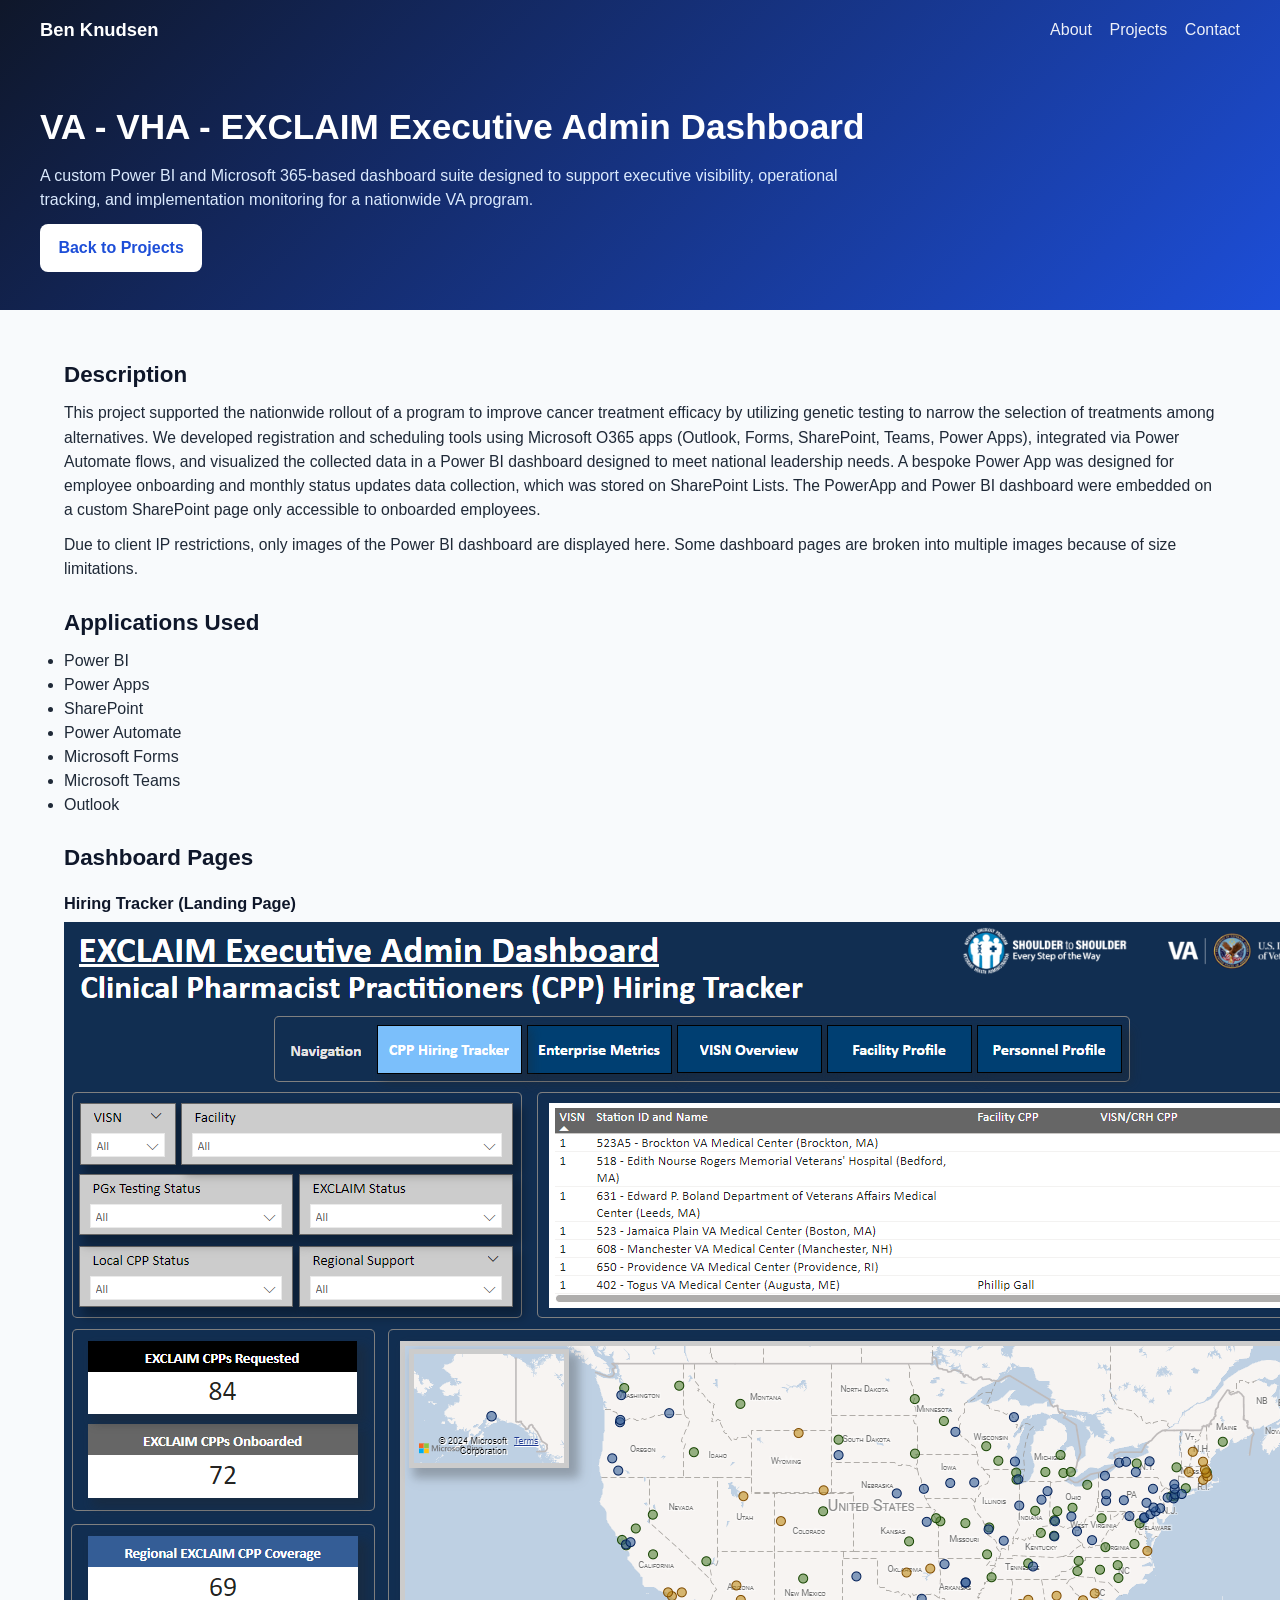
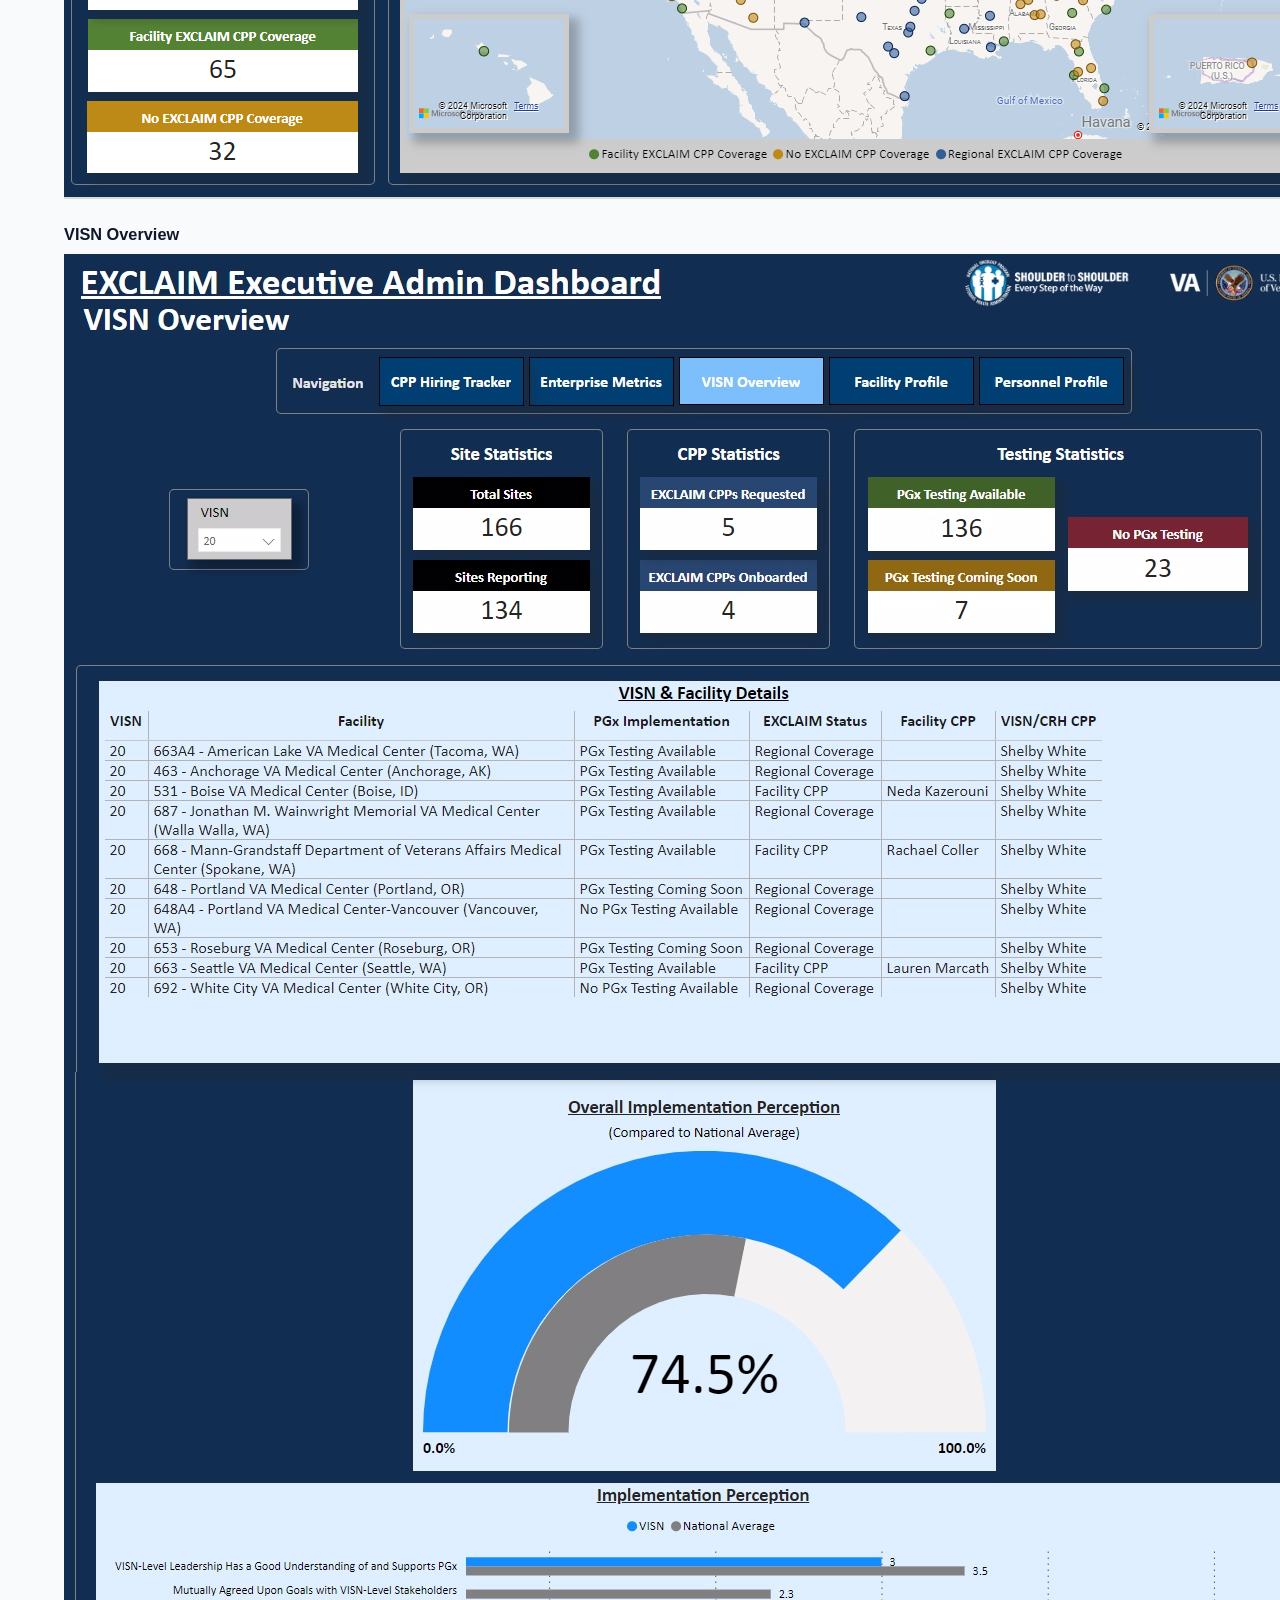
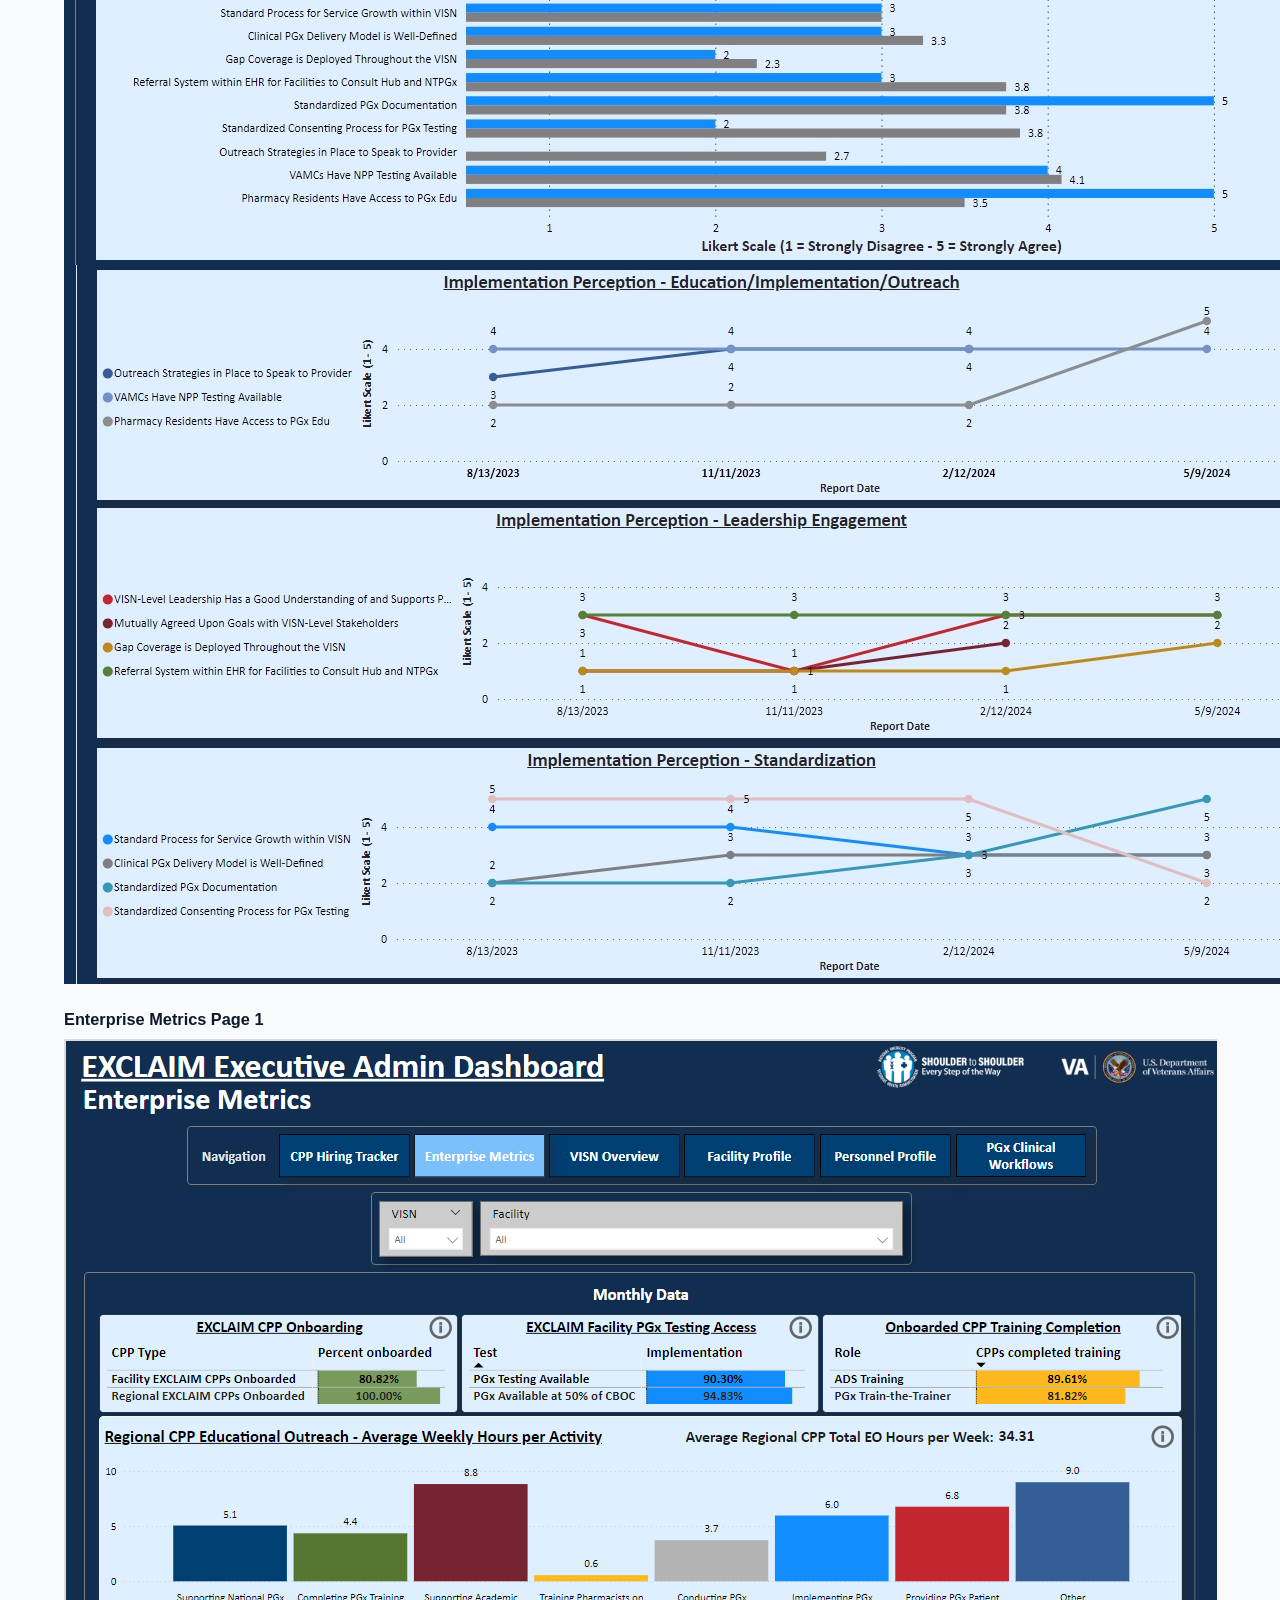
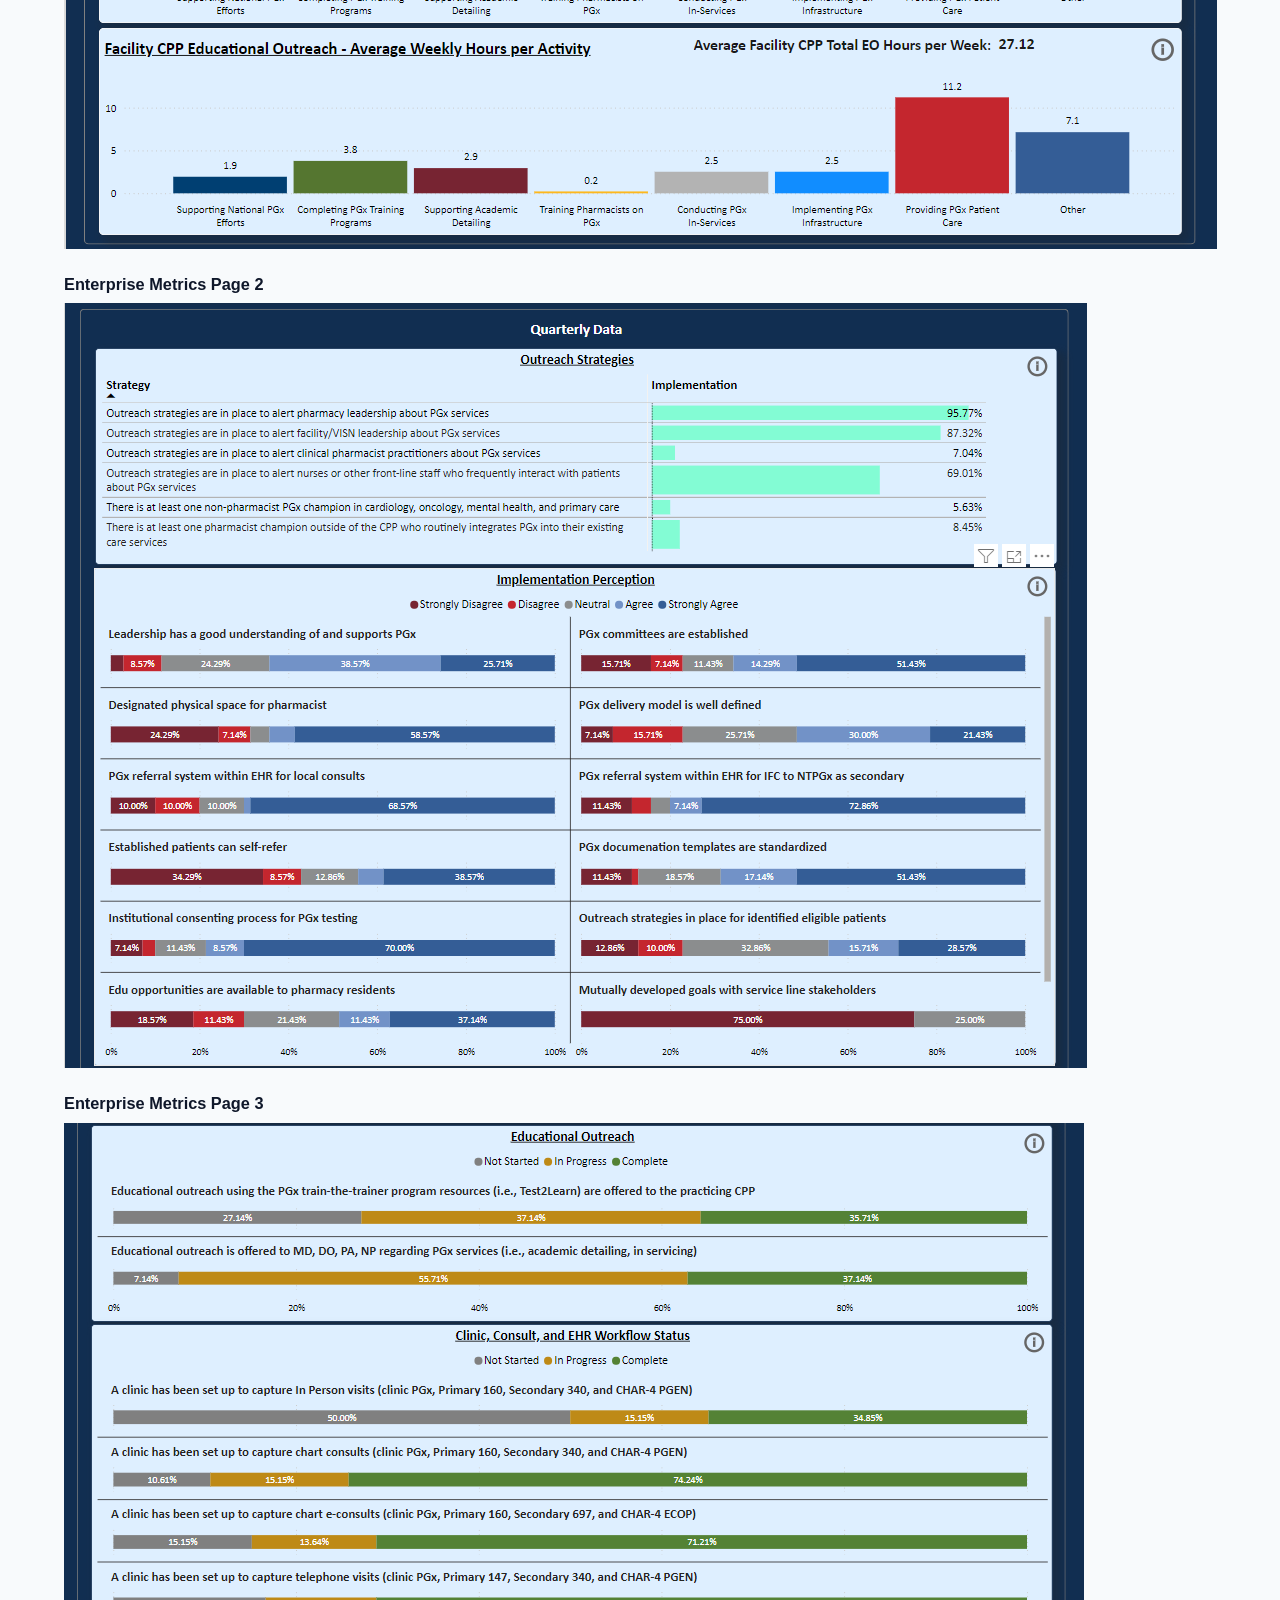
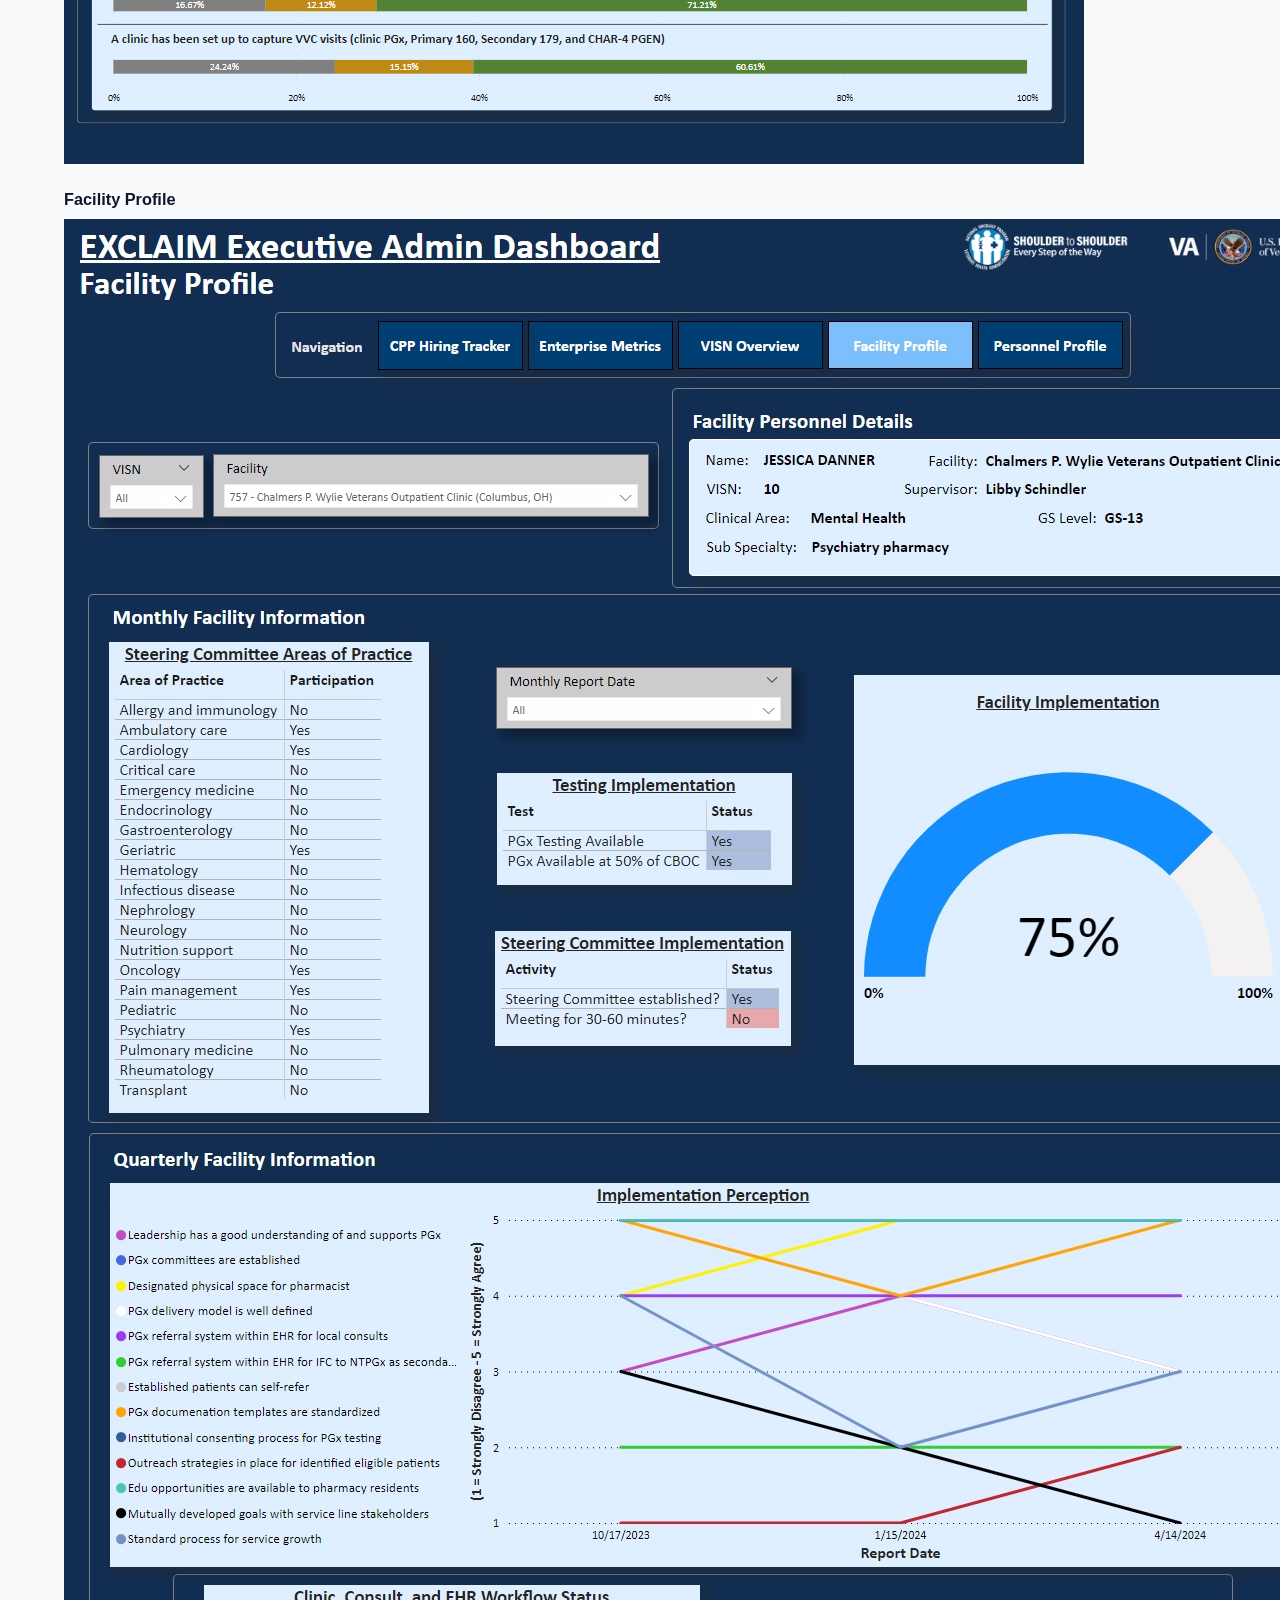
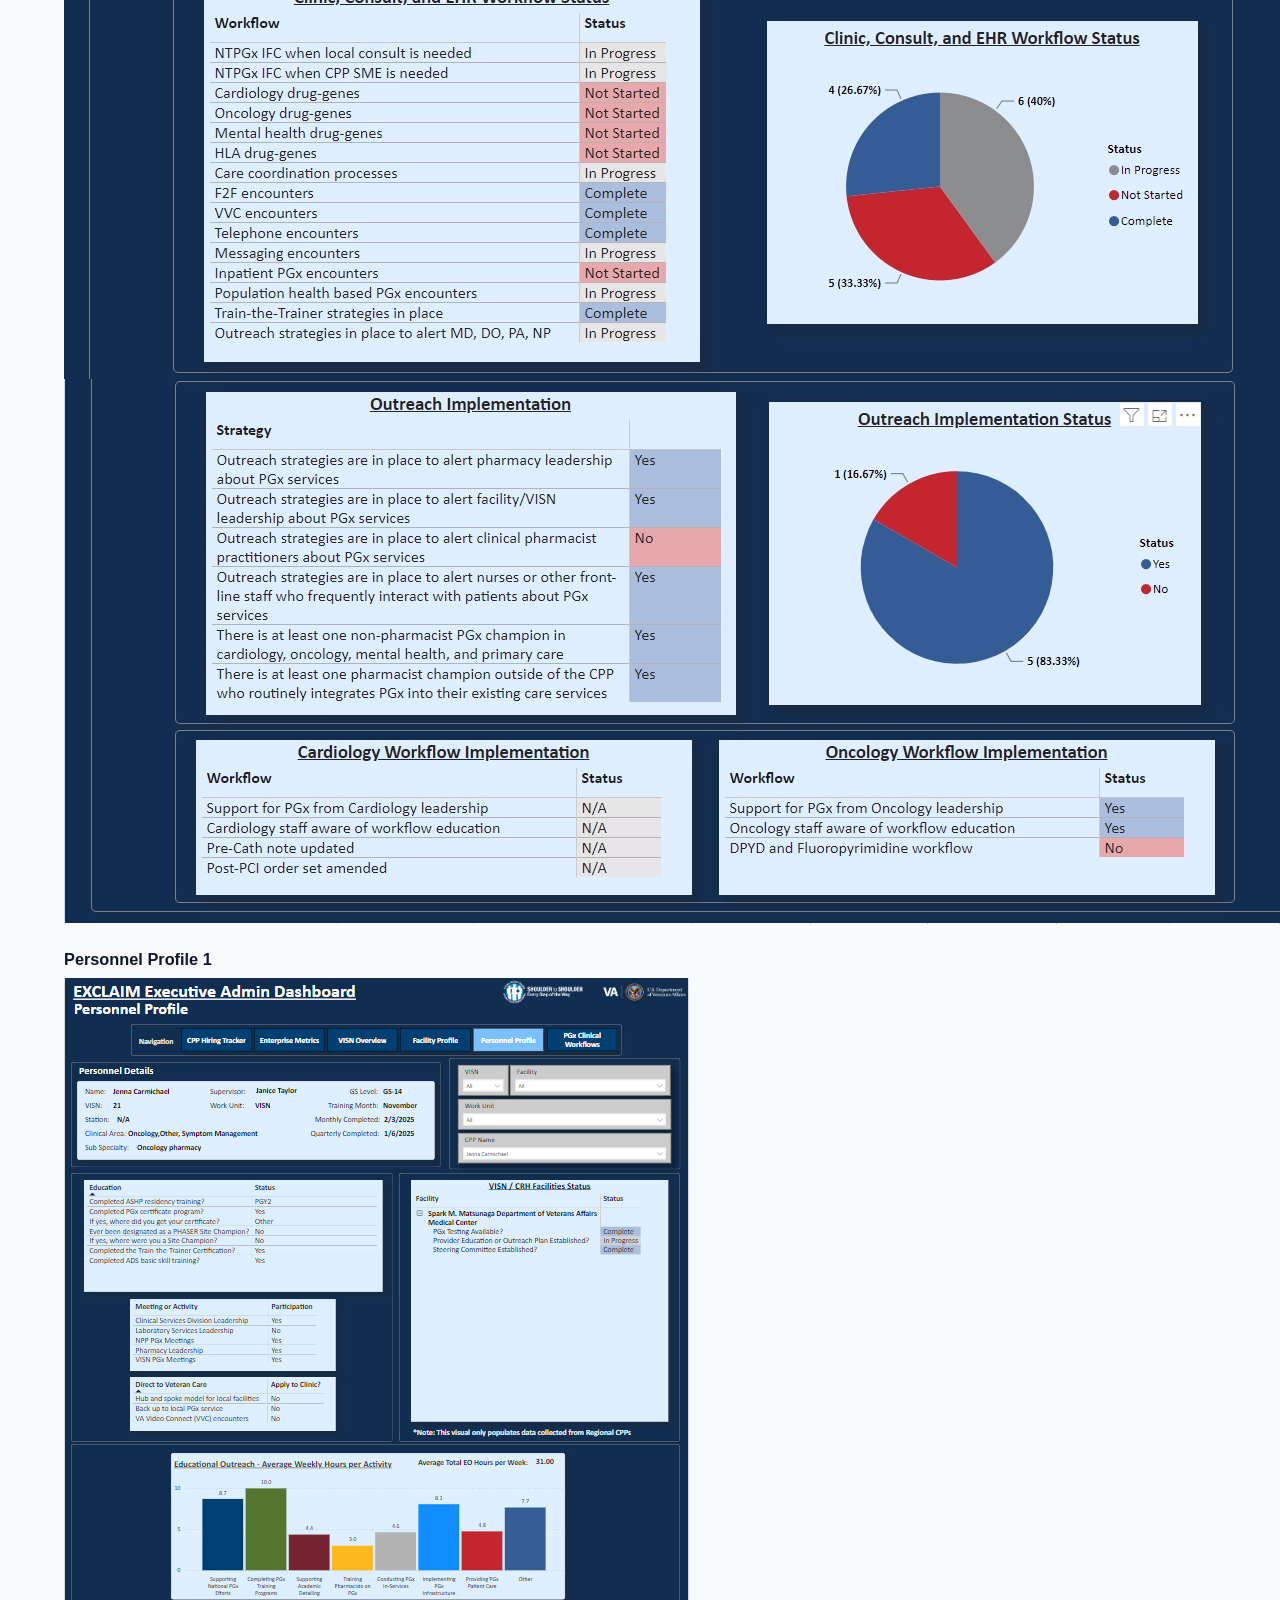
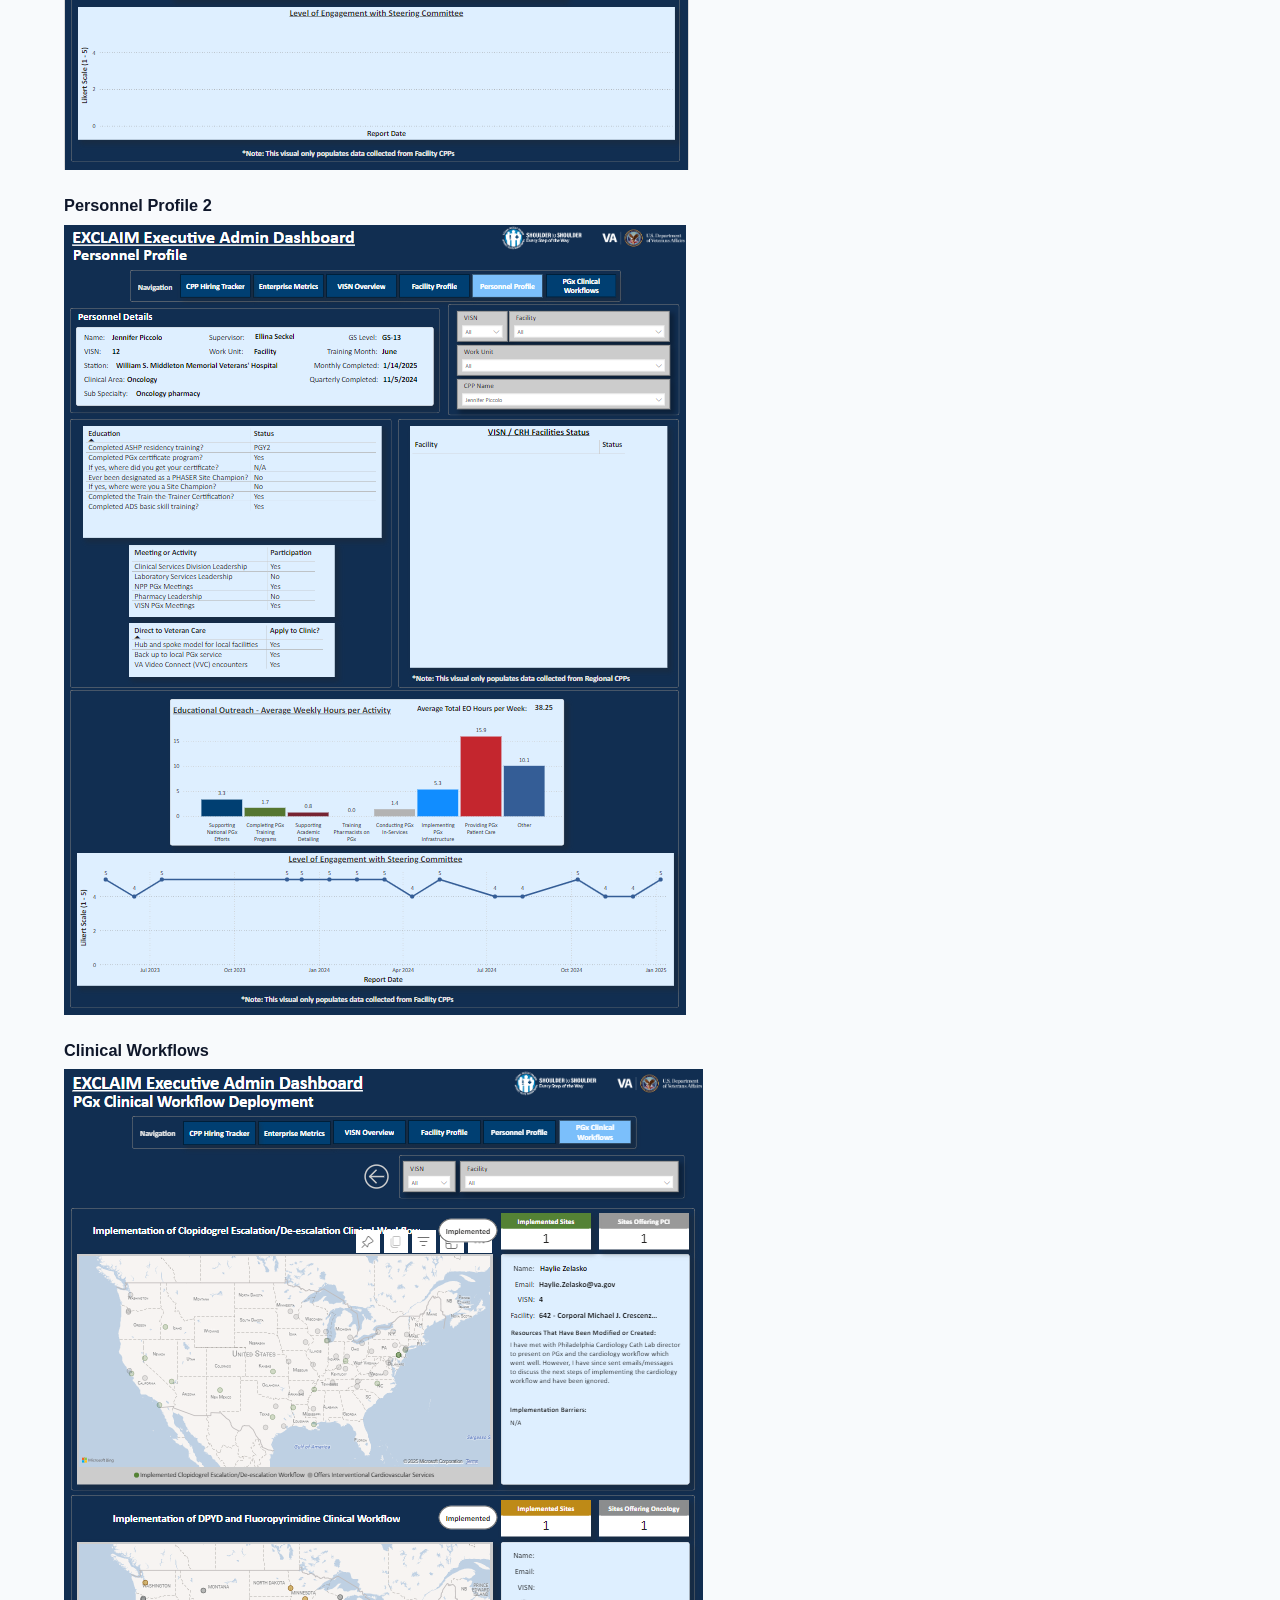
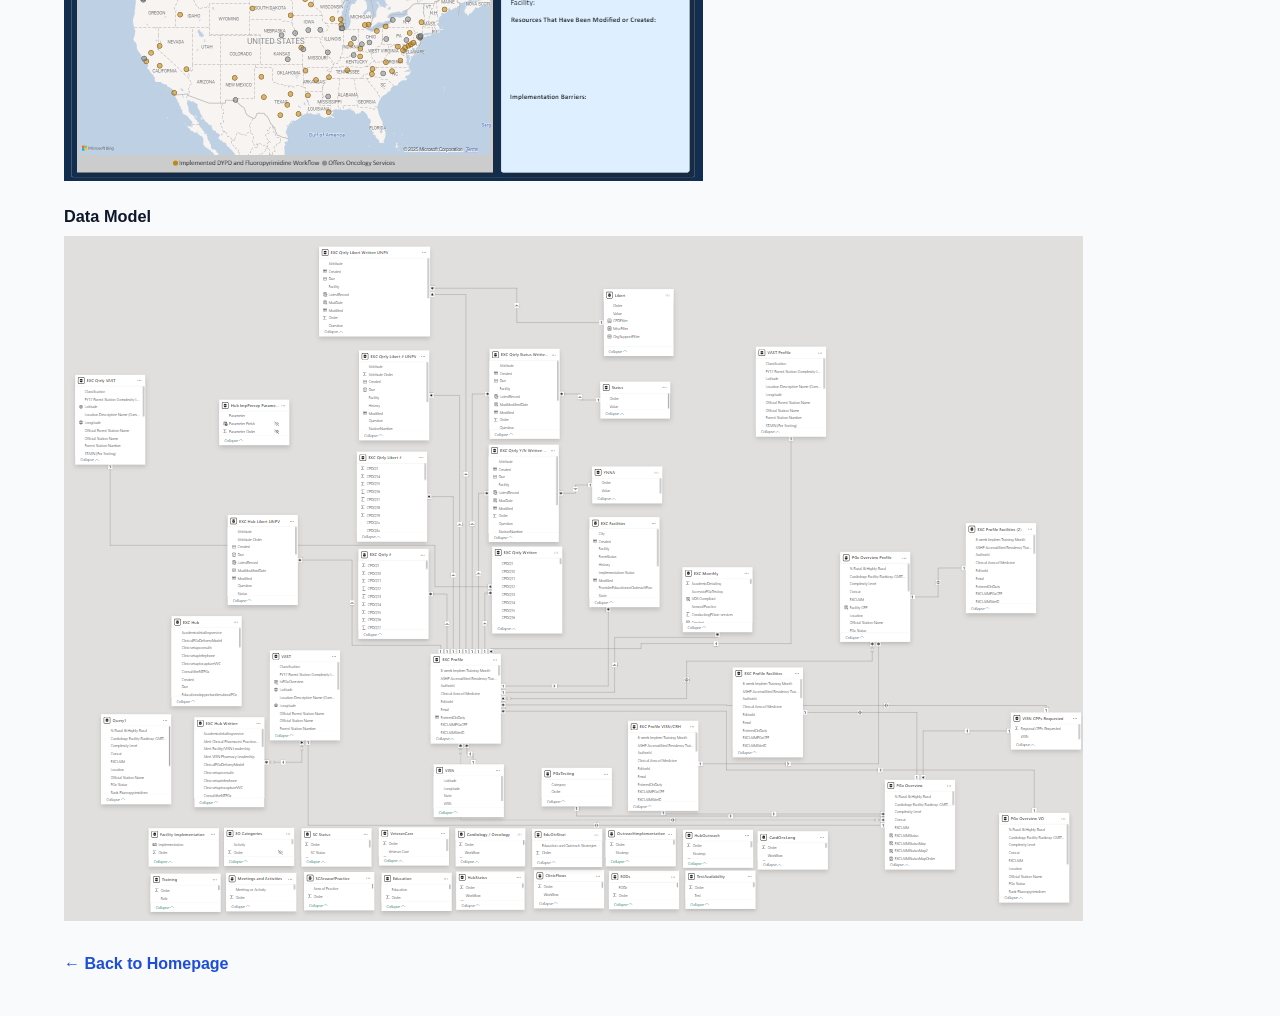
<file: exclaim.html>
<!DOCTYPE html>
<html lang="en">
<head>
  <meta charset="UTF-8" />
  <meta name="viewport" content="width=device-width, initial-scale=1.0" />
  <title>VA - VHA - EXCLAIM Executive Admin Dashboard | Ben Knudsen Portfolio</title>
  <link rel="stylesheet" href="style.css" />
</head>
<body>
  <header class="project-hero">
    <nav class="navbar">
      <div class="logo"><a href="index.html">Ben Knudsen</a></div>
      <ul class="nav-links">
        <li><a href="index.html#about">About</a></li>
        <li><a href="index.html#projects">Projects</a></li>
        <li><a href="index.html#contact">Contact</a></li>
      </ul>
    </nav>

    <div class="project-hero-content">
      <h1>VA - VHA - EXCLAIM Executive Admin Dashboard</h1>
      <p>
        A custom Power BI and Microsoft 365-based dashboard suite designed to support
        executive visibility, operational tracking, and implementation monitoring for a
        nationwide VA program.
      </p>
      <div class="project-actions">
        <a href="index.html#projects" class="btn primary">Back to Projects</a>
      </div>
    </div>
  </header>

  <main class="project-page">
    <h2>Description</h2>
    <p>
      This project supported the nationwide rollout of a program to improve cancer treatment efficacy by utilizing genetic testing to narrow the selection of treatments among alternatives. We developed registration and scheduling tools using Microsoft O365 apps
      (Outlook, Forms, SharePoint, Teams, Power Apps), integrated via Power Automate flows, and visualized the collected data
      in a Power BI dashboard designed to meet national leadership needs. A bespoke Power App was designed for employee
      onboarding and monthly status updates data collection, which was stored on SharePoint Lists. The PowerApp and
      Power BI dashboard were embedded on a custom SharePoint page only accessible to onboarded employees.
    </p>
    <p>
      Due to client IP restrictions, only images of the Power BI dashboard are displayed here.
      Some dashboard pages are broken into multiple images because of size limitations.
    </p>

    <h2>Applications Used</h2>
    <ul class="tools-list">
      <li>Power BI</li>
      <li>Power Apps</li>
      <li>SharePoint</li>
      <li>Power Automate</li>
      <li>Microsoft Forms</li>
      <li>Microsoft Teams</li>
      <li>Outlook</li>
    </ul>

    <h2>Dashboard Pages</h2>

    <div class="screenshot-block">
      <h3>Hiring Tracker (Landing Page)</h3>
      <img src="assets/images/exclaim/1. EXCLAIM Executive Admin Dashboard Homepage.png" alt="Hiring Tracker Landing Page" />
    </div>

    <div class="screenshot-block">
      <h3>VISN Overview</h3>
      <img src="assets/images/exclaim/2. EXCLAIM Executive Admin Dashboard VISN Overview.jpg" alt="VISN Overview" />
    </div>

    <div class="screenshot-block">
      <h3>Enterprise Metrics Page 1</h3>
      <img src="assets/images/exclaim/3. EXCLAIM Executive Admin Dashboard Enterprise Metrics 1.png" alt="Enterprise Metrics Page 1" />
    </div>

    <div class="screenshot-block">
      <h3>Enterprise Metrics Page 2</h3>
      <img src="assets/images/exclaim/4. EXCLAIM Executive Admin Dashboard Enterprise Metrics 2.png" alt="Enterprise Metrics Page 2" />
    </div>

    <div class="screenshot-block">
      <h3>Enterprise Metrics Page 3</h3>
      <img src="assets/images/exclaim/5. EXCLAIM Executive Admin Dashboard Enterprise Metrics 3.png" alt="Enterprise Metrics Page 3" />
    </div>

    <div class="screenshot-block">
      <h3>Facility Profile</h3>
      <img src="assets/images/exclaim/6. EXCLAIM Executive Admin Dashboard Facility Profile.jpg" alt="Facility Profile" />
    </div>

    <div class="screenshot-block">
      <h3>Personnel Profile 1</h3>
      <img class="medium" src="assets/images/exclaim/7. EXCLAIM Executive Admin Dashboard Personnel Profile 1.png" alt="Personnel Profile 1" />
    </div>

    <div class="screenshot-block">
      <h3>Personnel Profile 2</h3>
      <img class="medium" src="assets/images/exclaim/8. EXCLAIM Executive Admin Dashboard Personnel Profile 2.png" alt="Personnel Profile 2" />
    </div>

    <div class="screenshot-block">
      <h3>Clinical Workflows</h3>
      <img class="medium" src="assets/images/exclaim/9. EXCLAIM Executive Admin Dashboard Clinical Workflows.png" alt="Clinical Workflows" />
    </div>

    <div class="screenshot-block">
      <h3>Data Model</h3>
      <img class="medium" src="assets/images/exclaim/10. EXCLAIM Executive Admin Dashboard Data Model.png" alt="Data Model" />
    </div>

    <div class="back-link">
      <a href="index.html">&larr; Back to Homepage</a>
    </div>
  </main>
</body>
</html>
</file>
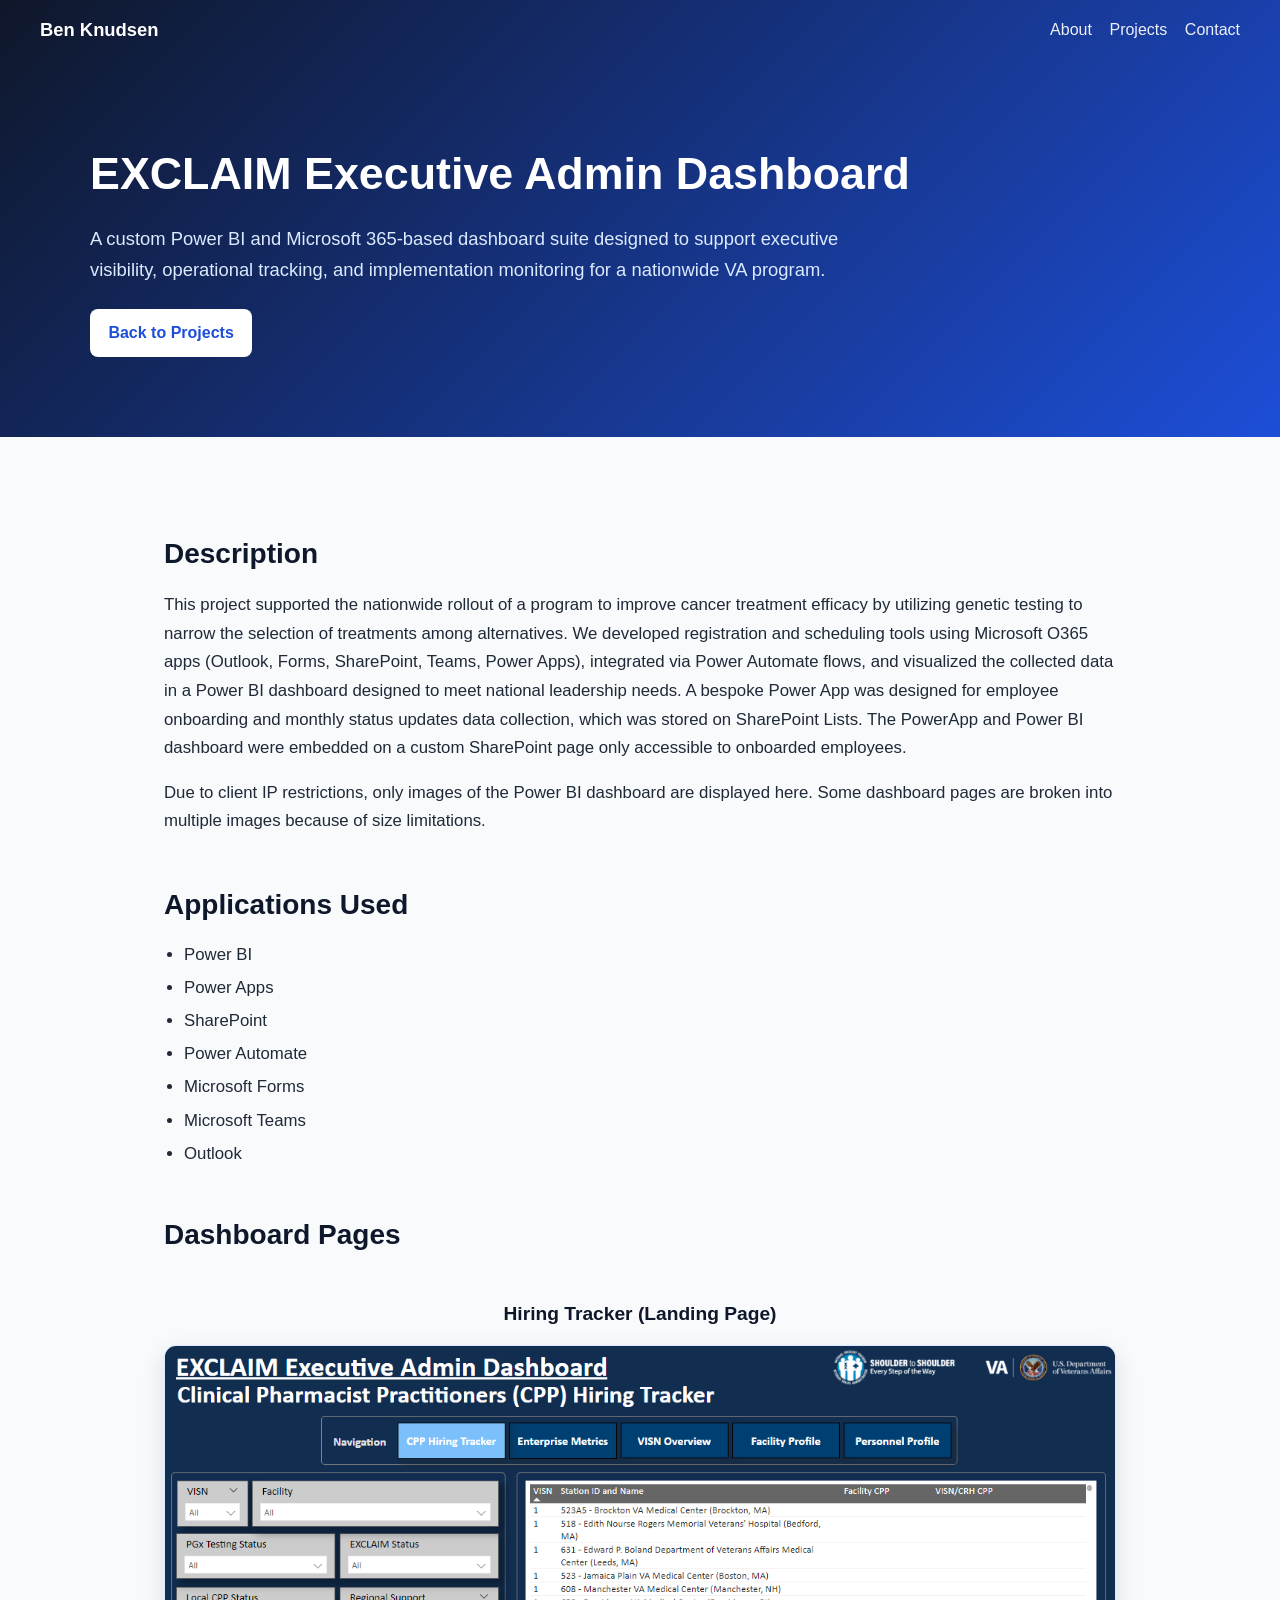
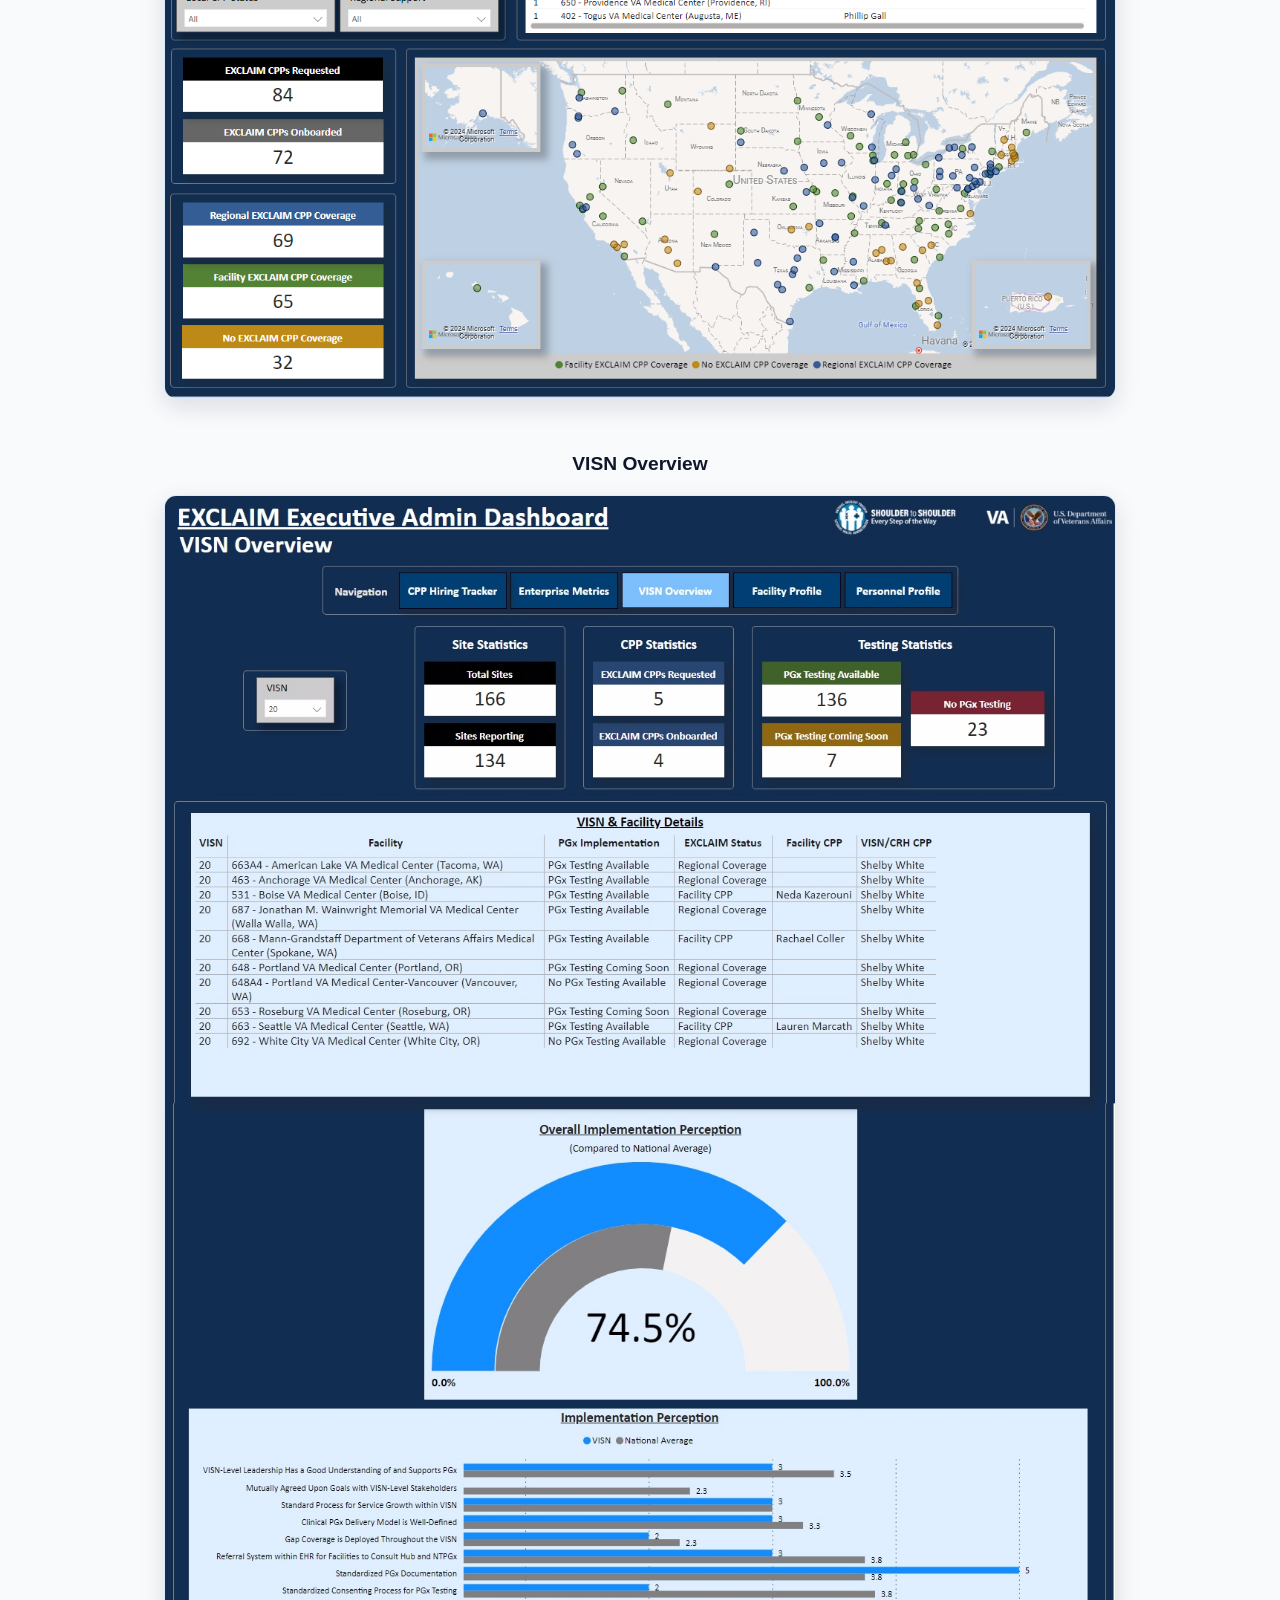
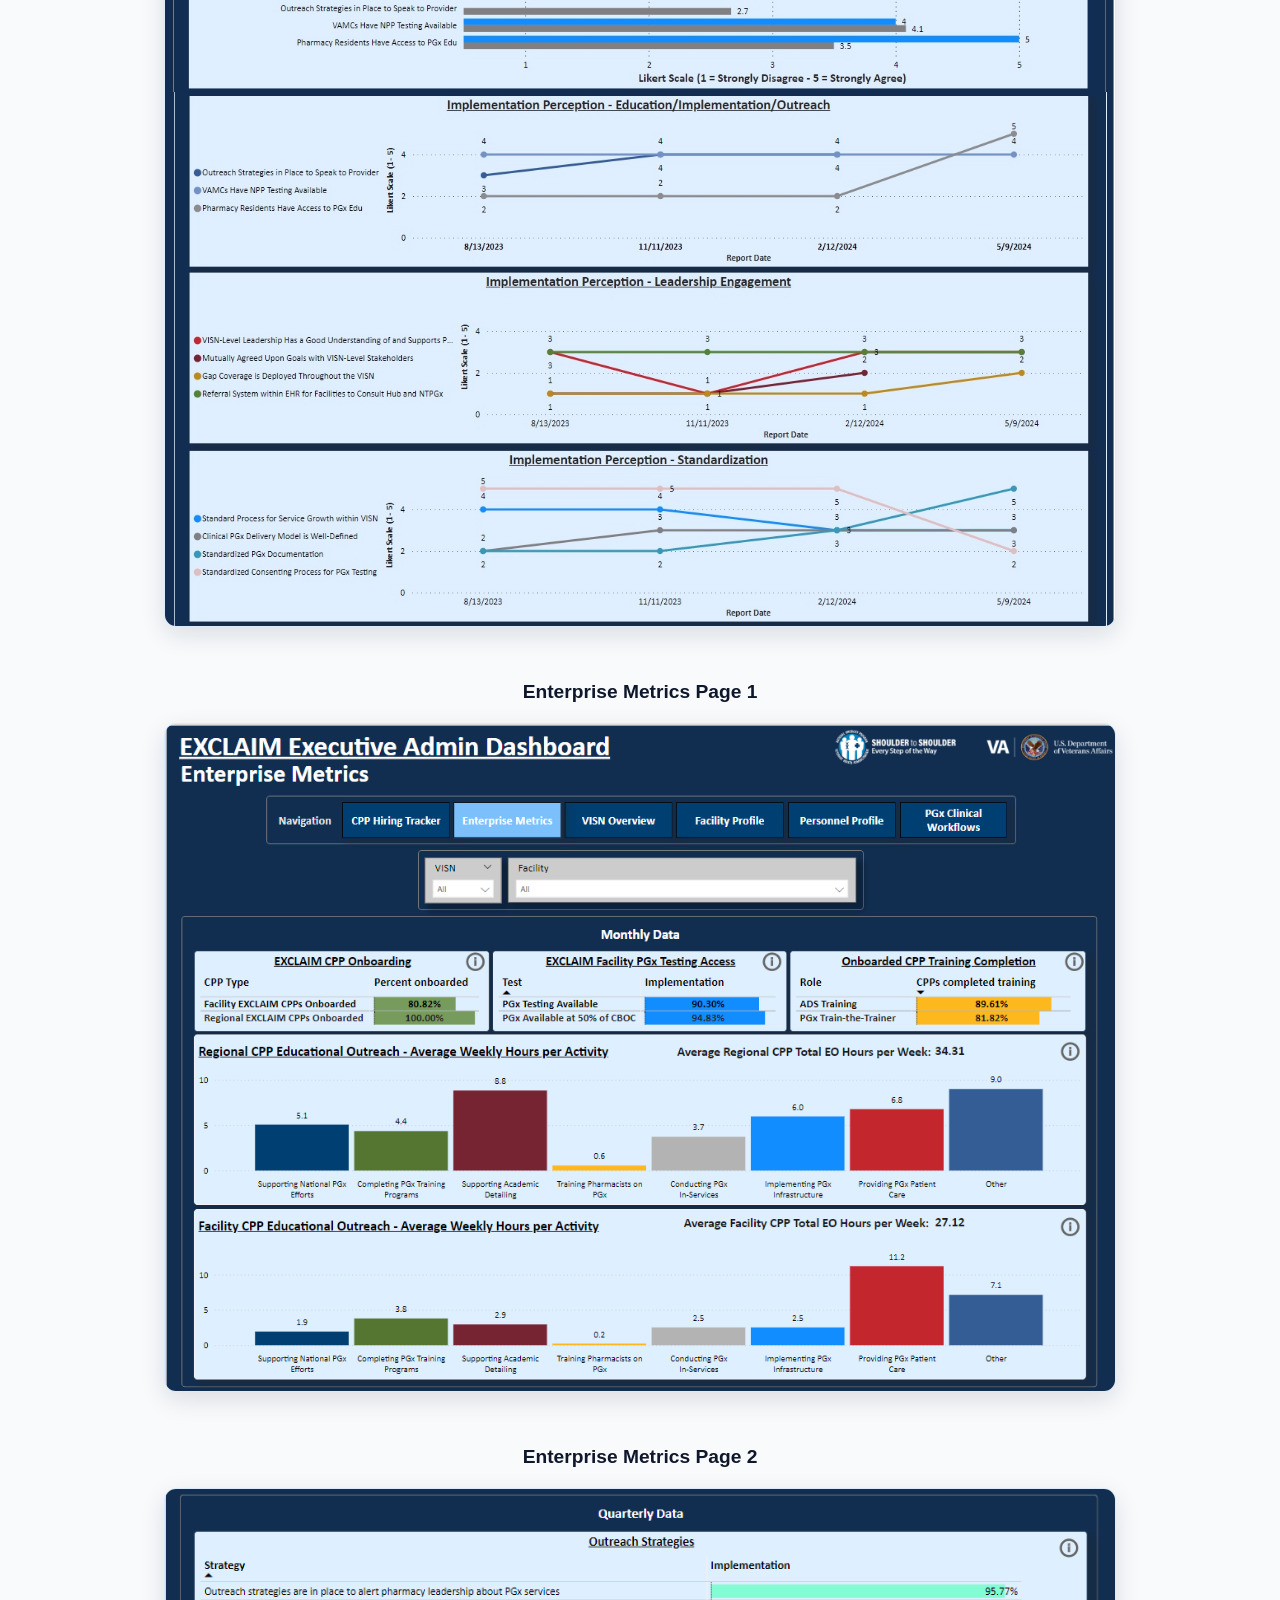
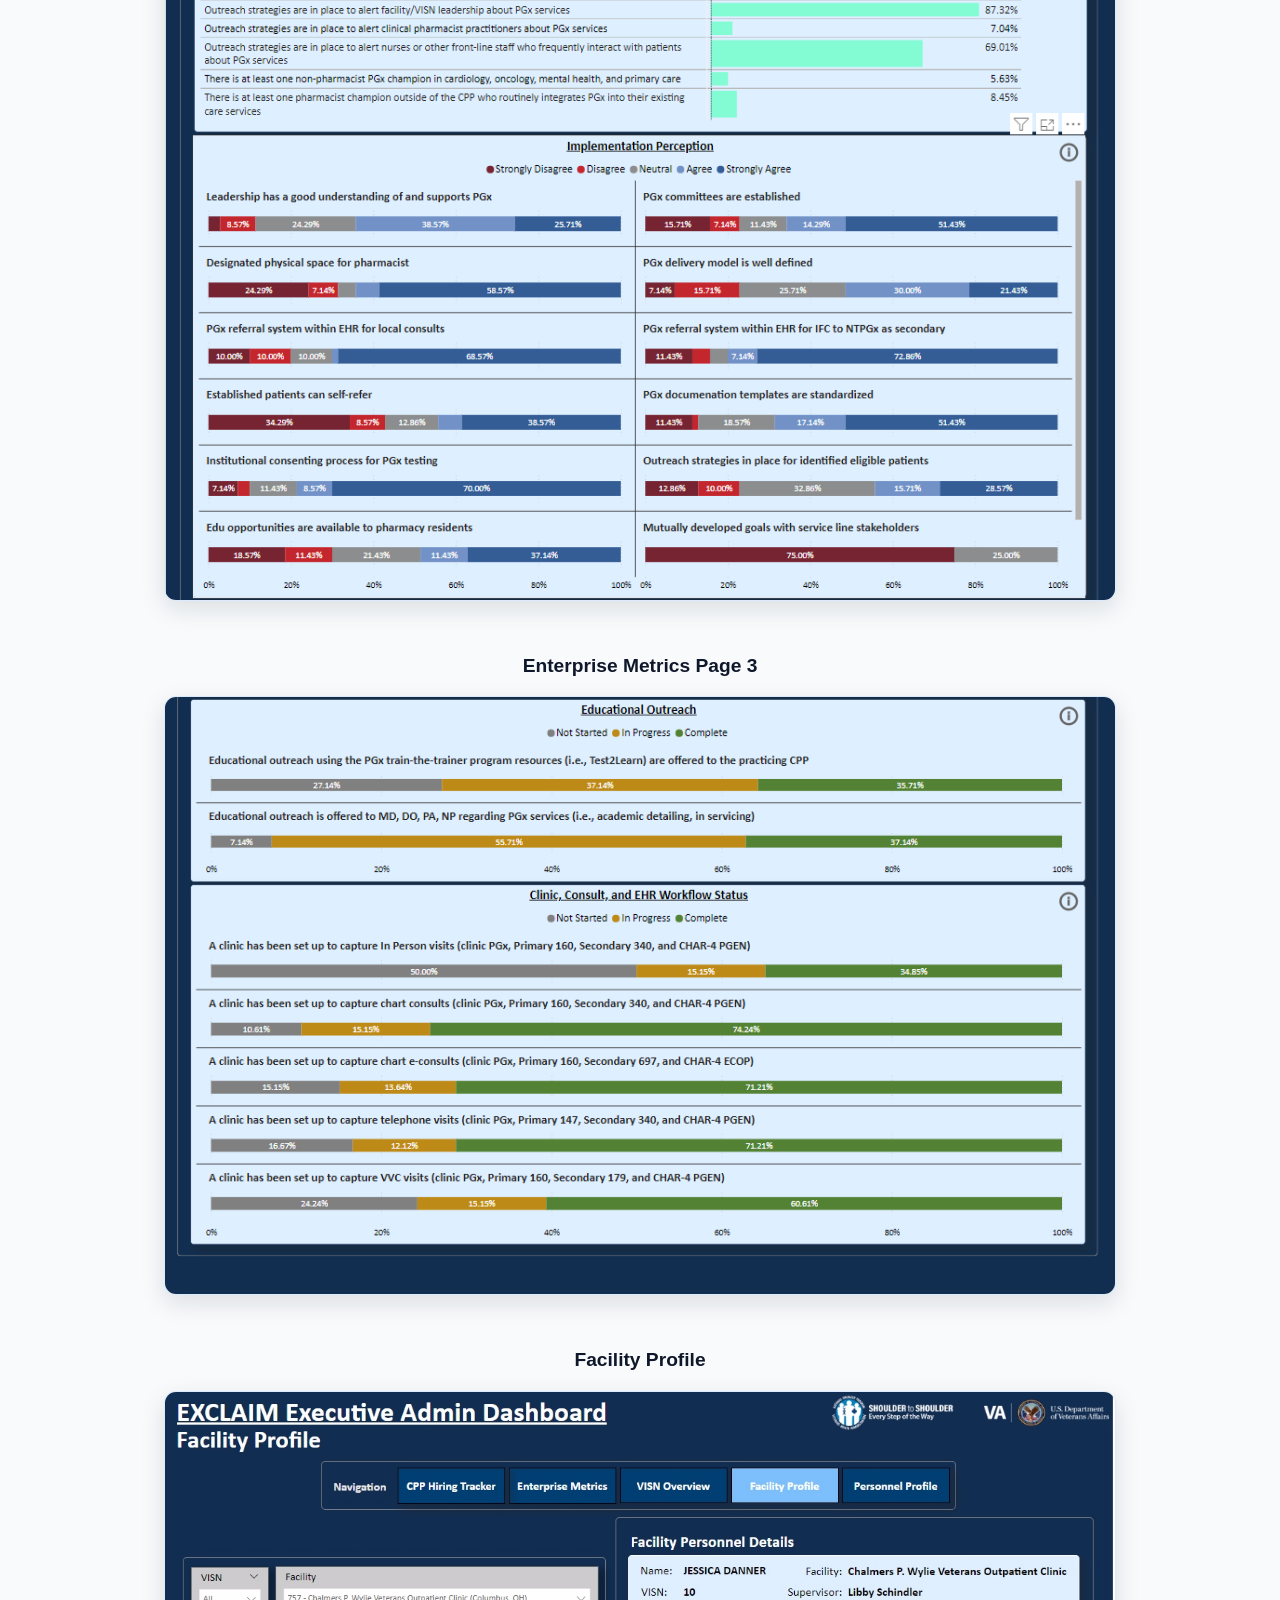
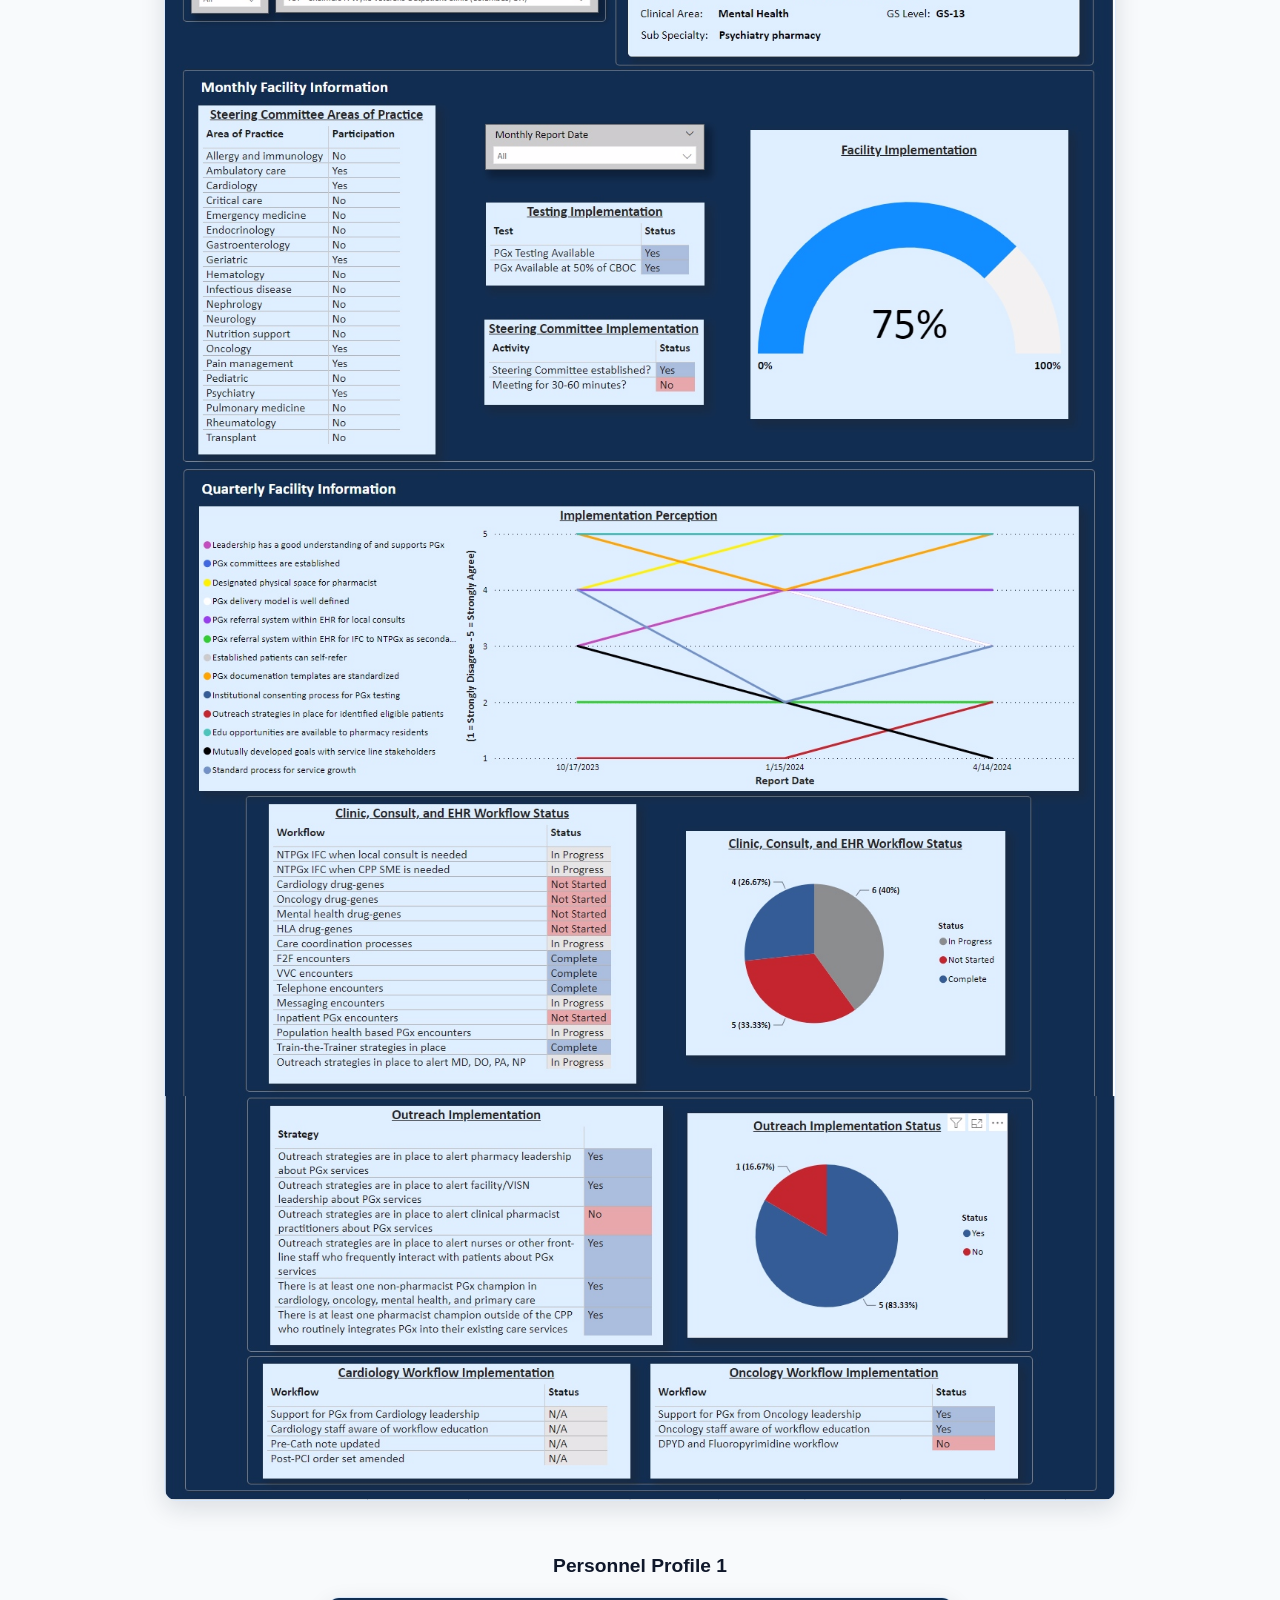
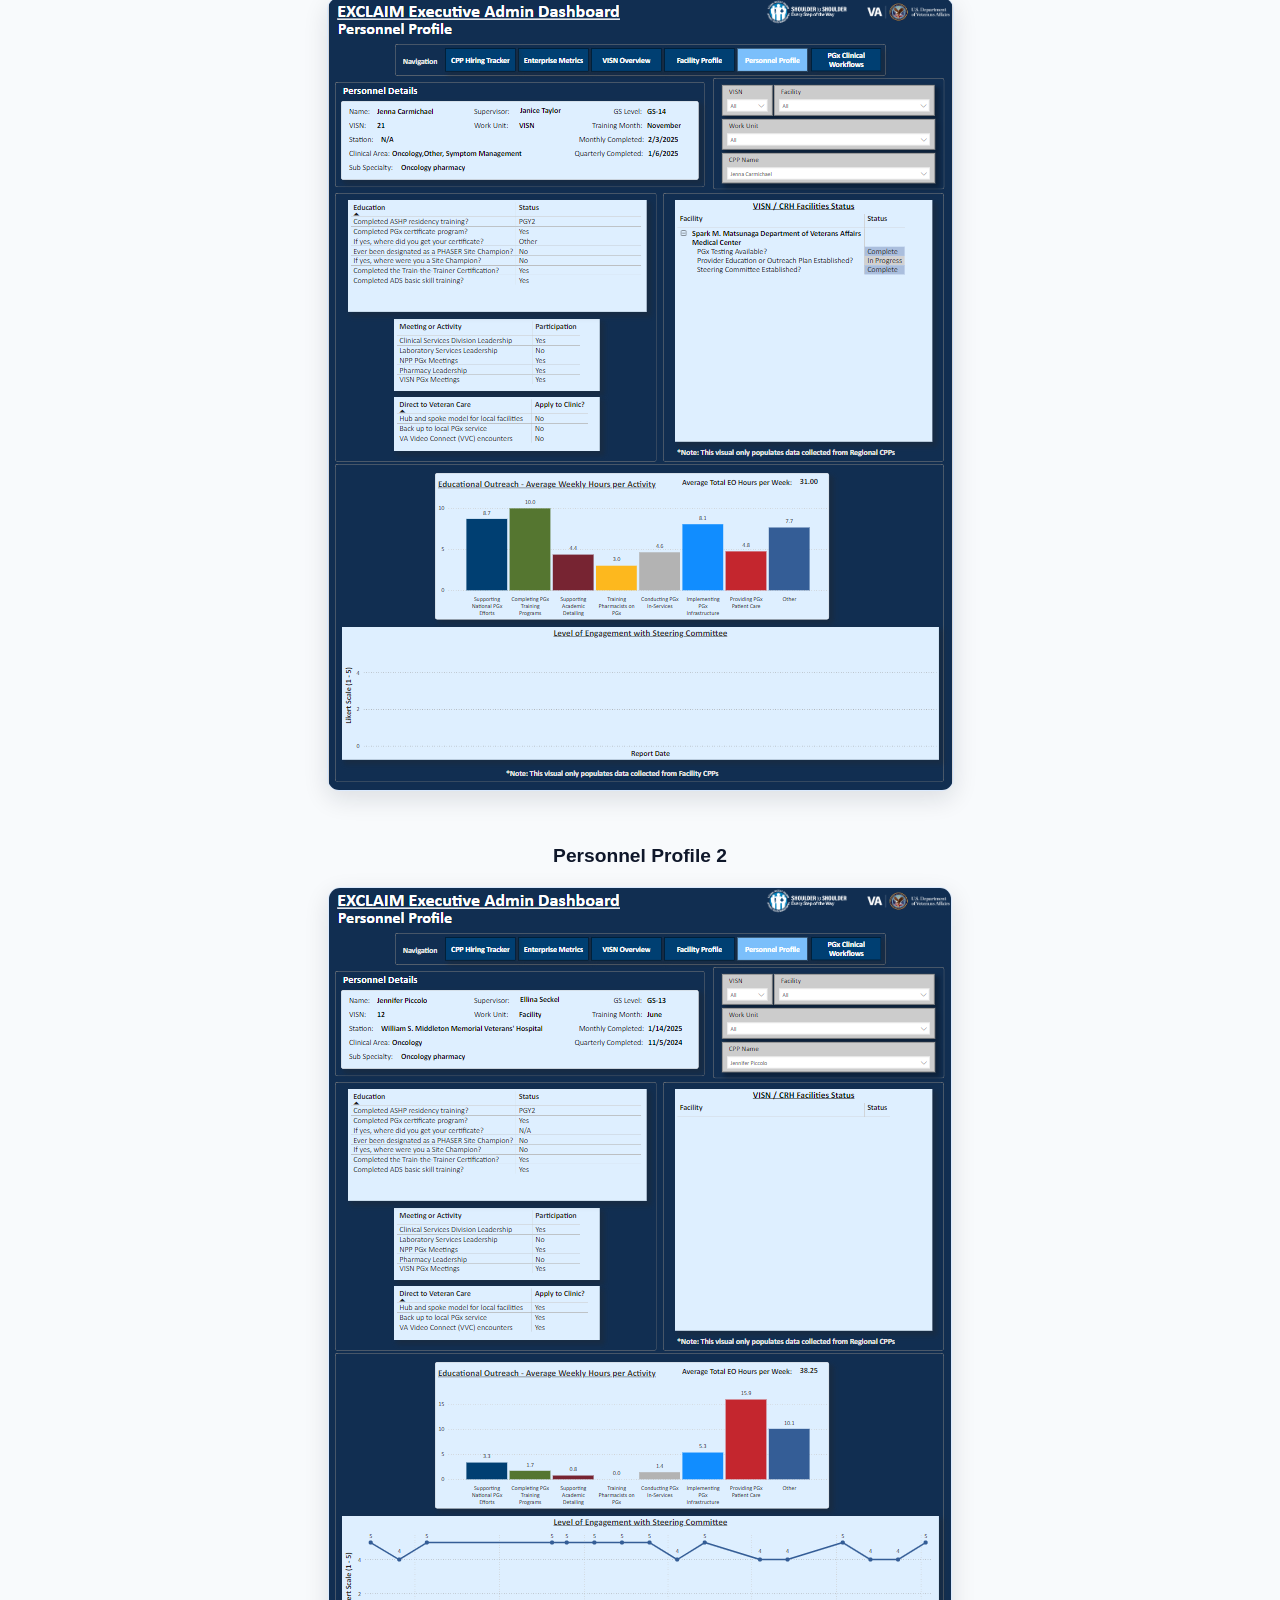
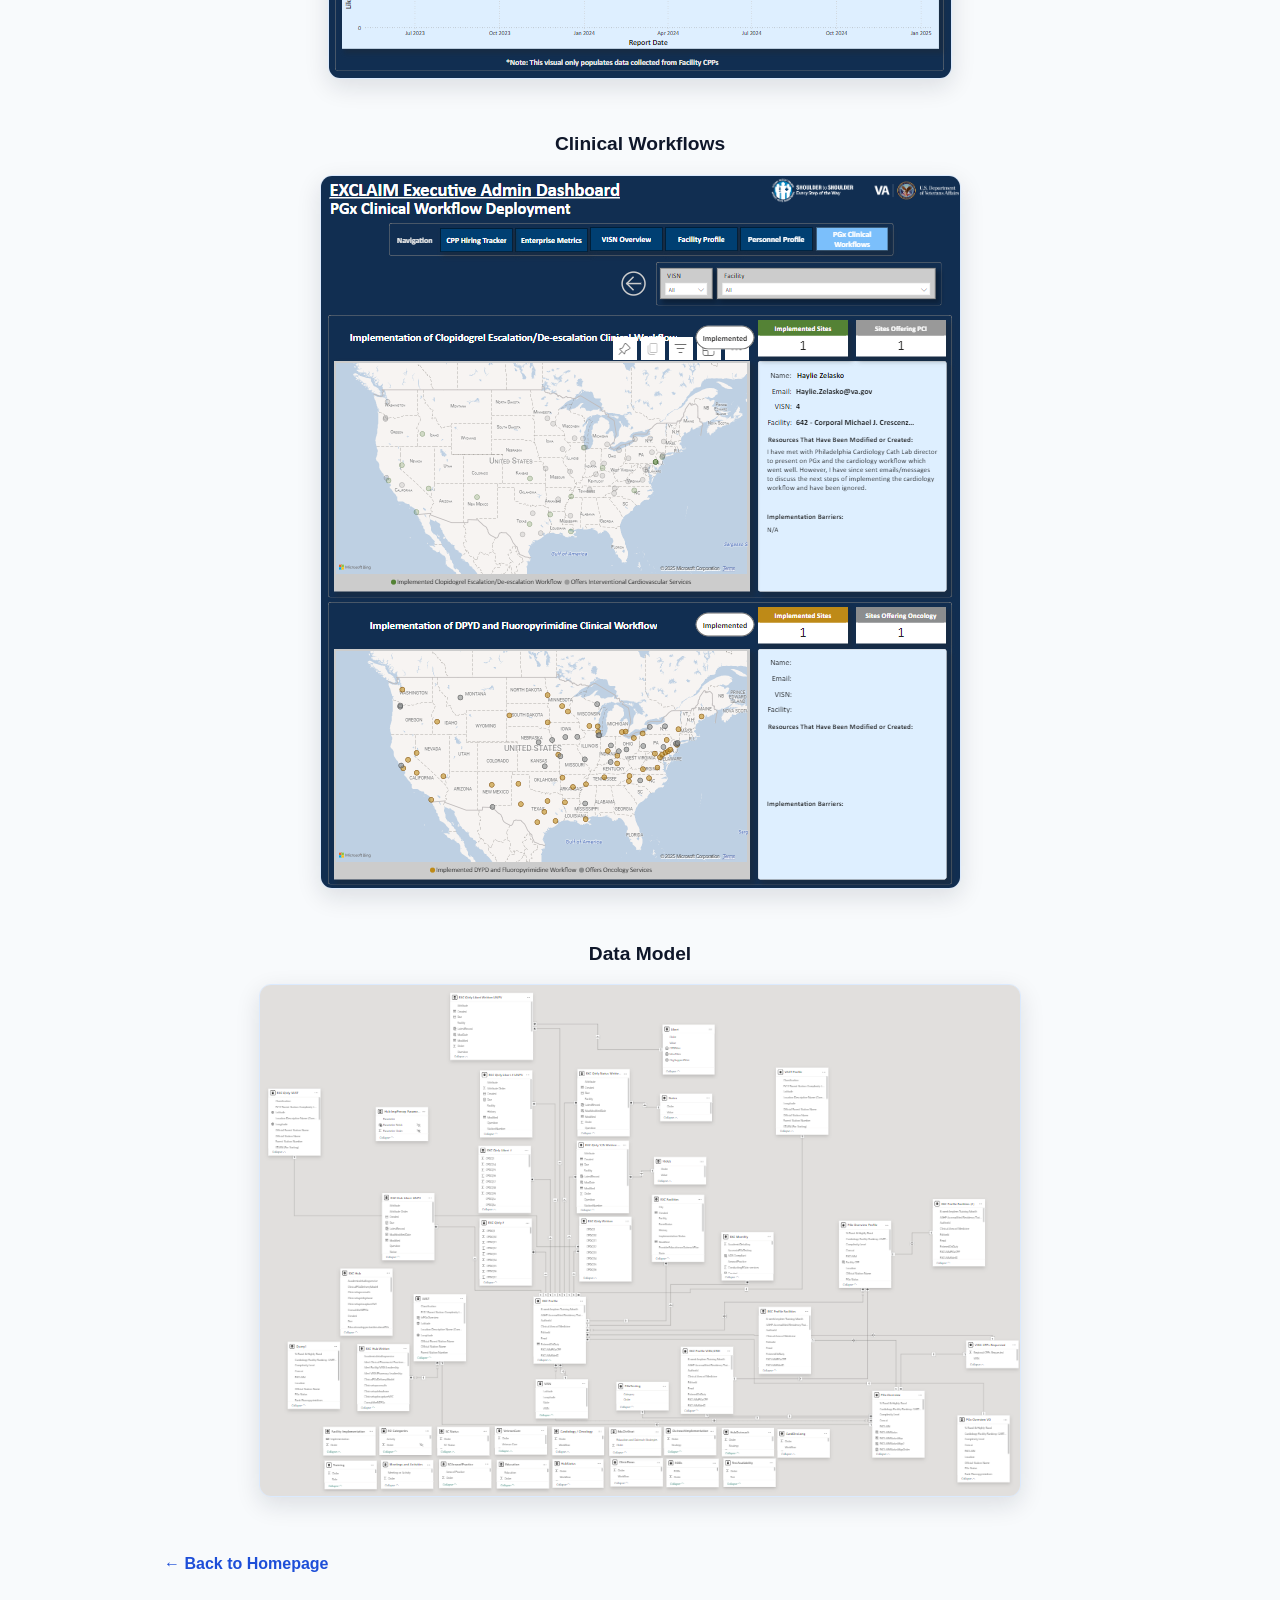
<file: EXCLAIM.html>
<!DOCTYPE html>
<html lang="en">
<head>
  <meta charset="UTF-8" />
  <meta name="viewport" content="width=device-width, initial-scale=1.0" />
  <title>VA - VHA - EXCLAIM Executive Admin Dashboard | Ben Knudsen Portfolio</title>
  <link rel="stylesheet" href="style.css" />
  <style>
    .project-hero {
      background: linear-gradient(135deg, #0f172a, #1d4ed8);
      color: white;
      padding: 0 2rem 3rem;
    }

    .project-hero-content {
      max-width: 1100px;
      margin: 3rem auto 0;
      padding: 2rem 0;
    }

    .project-hero-content h1 {
      font-size: 2.8rem;
      margin-bottom: 1rem;
    }

    .project-hero-content p {
      max-width: 800px;
      font-size: 1.15rem;
      color: #dbeafe;
      line-height: 1.7;
    }

    .project-page {
      max-width: 1000px;
      margin: 0 auto;
      padding: 3rem 1.5rem 4rem;
    }

    .project-page h2 {
      font-size: 1.75rem;
      margin-top: 3rem;
      margin-bottom: 1rem;
      color: #0f172a;
    }

    .project-page p {
      font-size: 1.05rem;
      line-height: 1.7;
      margin-bottom: 1rem;
      color: #1f2937;
    }

    .tools-list {
      margin-left: 1.25rem;
      color: #1f2937;
    }

    .tools-list li {
      margin-bottom: 0.5rem;
      font-size: 1.05rem;
    }

    .screenshot-block {
      margin-top: 2.75rem;
      text-align: center;
    }

    .screenshot-block h3 {
      font-size: 1.2rem;
      margin-bottom: 1rem;
      color: #0f172a;
    }

    .screenshot-block img {
      max-width: 100%;
      height: auto;
      border-radius: 12px;
      box-shadow: 0 8px 24px rgba(15, 23, 42, 0.12);
      border: 1px solid #dbeafe;
      background: white;
    }

    .screenshot-block img.medium {
      max-width: 80%;
    }

    .project-actions {
      margin-top: 1.5rem;
      display: flex;
      gap: 1rem;
      flex-wrap: wrap;
    }

    .back-link {
      margin-top: 3rem;
    }

    .back-link a {
      color: #1d4ed8;
      text-decoration: none;
      font-weight: 600;
    }

    .back-link a:hover {
      text-decoration: underline;
    }

    @media (max-width: 768px) {
      .project-hero {
        padding: 0 1rem 2.5rem;
      }

      .project-hero-content h1 {
        font-size: 2.1rem;
      }

      .project-hero-content p {
        font-size: 1rem;
      }

      .project-page {
        padding: 2rem 1rem 3rem;
      }

      .project-page h2 {
        font-size: 1.5rem;
      }

      .screenshot-block img.medium {
        max-width: 100%;
      }
    }
  </style>
</head>
<body>
  <header class="project-hero">
    <nav class="navbar">
      <div class="logo"><a href="index.html">Ben Knudsen</a></div>
      <ul class="nav-links">
        <li><a href="index.html#about">About</a></li>
        <li><a href="index.html#projects">Projects</a></li>
        <li><a href="index.html#contact">Contact</a></li>
      </ul>
    </nav>

    <div class="project-hero-content">
      <h1>EXCLAIM Executive Admin Dashboard</h1>
      <p>
        A custom Power BI and Microsoft 365-based dashboard suite designed to support
        executive visibility, operational tracking, and implementation monitoring for a
        nationwide VA program.
      </p>
      <div class="project-actions">
        <a href="index.html#projects" class="btn primary">Back to Projects</a>
      </div>
    </div>
  </header>

  <main class="project-page">
    <h2>Description</h2>
    <p>
      This project supported the nationwide rollout of a program to improve cancer treatment efficacy by utilizing genetic testing to narrow the selection of treatments among alternatives. We developed registration and scheduling tools using Microsoft O365 apps
      (Outlook, Forms, SharePoint, Teams, Power Apps), integrated via Power Automate flows, and visualized the collected data
      in a Power BI dashboard designed to meet national leadership needs. A bespoke Power App was designed for employee
      onboarding and monthly status updates data collection, which was stored on SharePoint Lists. The PowerApp and
      Power BI dashboard were embedded on a custom SharePoint page only accessible to onboarded employees.
    </p>
    <p>
      Due to client IP restrictions, only images of the Power BI dashboard are displayed here.
      Some dashboard pages are broken into multiple images because of size limitations.
    </p>

    <h2>Applications Used</h2>
    <ul class="tools-list">
      <li>Power BI</li>
      <li>Power Apps</li>
      <li>SharePoint</li>
      <li>Power Automate</li>
      <li>Microsoft Forms</li>
      <li>Microsoft Teams</li>
      <li>Outlook</li>
    </ul>

    <h2>Dashboard Pages</h2>

    <div class="screenshot-block">
      <h3>Hiring Tracker (Landing Page)</h3>
      <img src="assets/images/exclaim/1. EXCLAIM Executive Admin Dashboard Homepage.png" alt="Hiring Tracker Landing Page" />
    </div>

    <div class="screenshot-block">
      <h3>VISN Overview</h3>
      <img src="assets/images/exclaim/2. EXCLAIM Executive Admin Dashboard VISN Overview.jpg" alt="VISN Overview" />
    </div>

    <div class="screenshot-block">
      <h3>Enterprise Metrics Page 1</h3>
      <img src="assets/images/exclaim/3. EXCLAIM Executive Admin Dashboard Enterprise Metrics 1.png" alt="Enterprise Metrics Page 1" />
    </div>

    <div class="screenshot-block">
      <h3>Enterprise Metrics Page 2</h3>
      <img src="assets/images/exclaim/4. EXCLAIM Executive Admin Dashboard Enterprise Metrics 2.png" alt="Enterprise Metrics Page 2" />
    </div>

    <div class="screenshot-block">
      <h3>Enterprise Metrics Page 3</h3>
      <img src="assets/images/exclaim/5. EXCLAIM Executive Admin Dashboard Enterprise Metrics 3.png" alt="Enterprise Metrics Page 3" />
    </div>

    <div class="screenshot-block">
      <h3>Facility Profile</h3>
      <img src="assets/images/exclaim/6. EXCLAIM Executive Admin Dashboard Facility Profile.jpg" alt="Facility Profile" />
    </div>

    <div class="screenshot-block">
      <h3>Personnel Profile 1</h3>
      <img class="medium" src="assets/images/exclaim/7. EXCLAIM Executive Admin Dashboard Personnel Profile 1.png" alt="Personnel Profile 1" />
    </div>

    <div class="screenshot-block">
      <h3>Personnel Profile 2</h3>
      <img class="medium" src="assets/images/exclaim/8. EXCLAIM Executive Admin Dashboard Personnel Profile 2.png" alt="Personnel Profile 2" />
    </div>

    <div class="screenshot-block">
      <h3>Clinical Workflows</h3>
      <img class="medium" src="assets/images/exclaim/9. EXCLAIM Executive Admin Dashboard Clinical Workflows.png" alt="Clinical Workflows" />
    </div>

    <div class="screenshot-block">
      <h3>Data Model</h3>
      <img class="medium" src="assets/images/exclaim/10. EXCLAIM Executive Admin Dashboard Data Model.png" alt="Data Model" />
    </div>

    <div class="back-link">
      <a href="index.html">&larr; Back to Homepage</a>
    </div>
  </main>
</body>
</html>
</file>
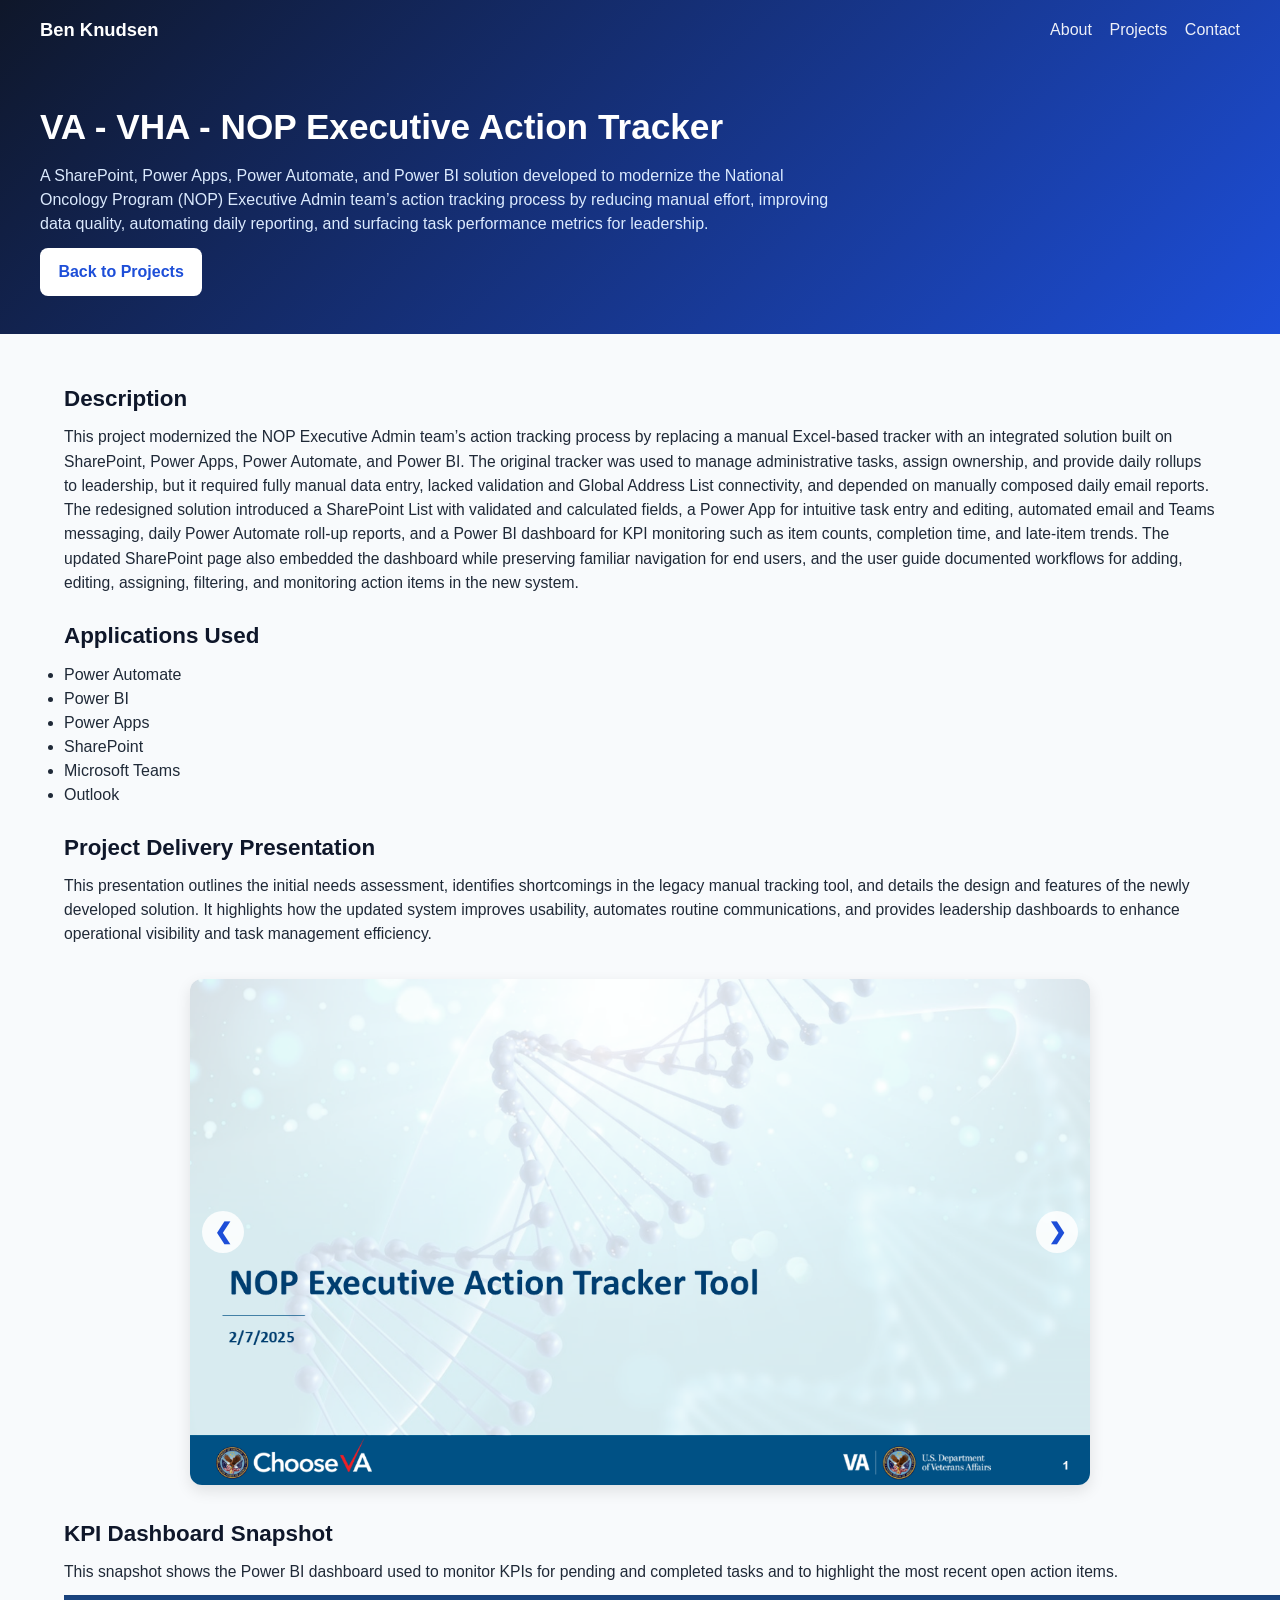
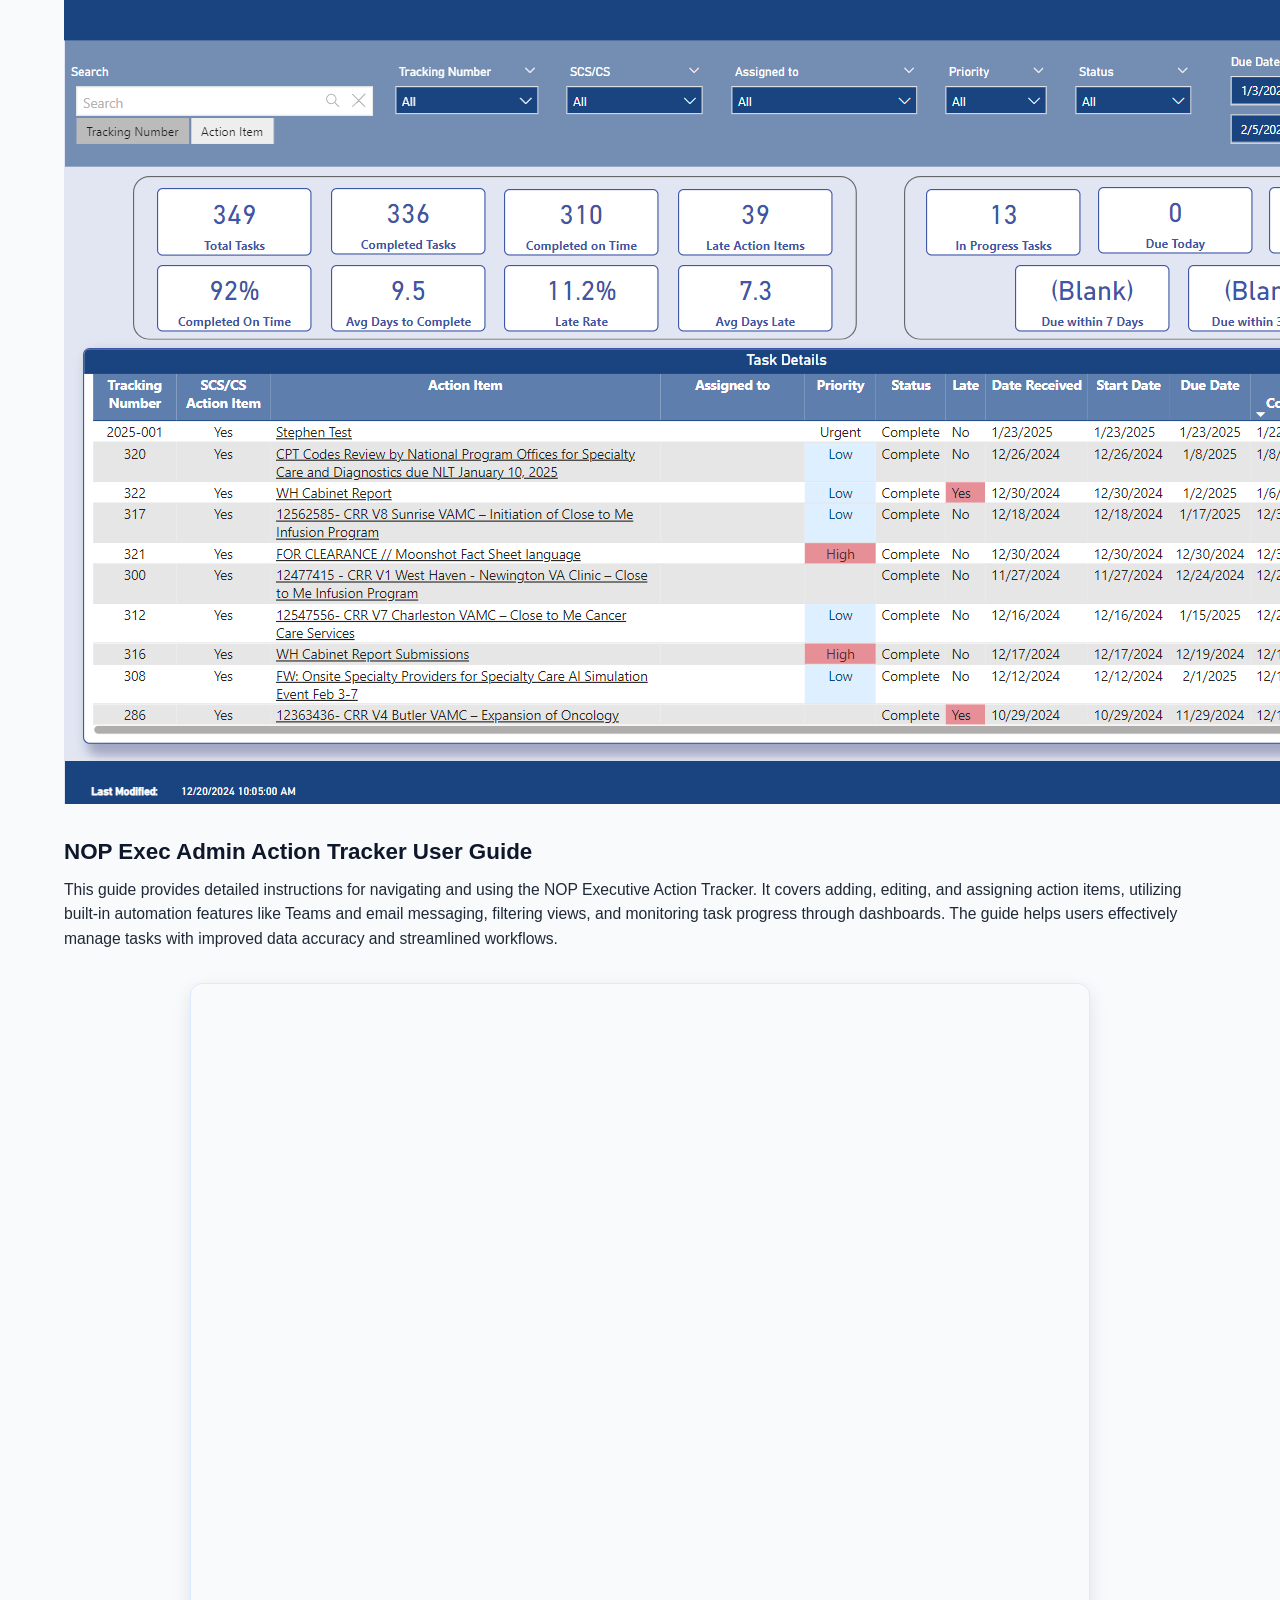
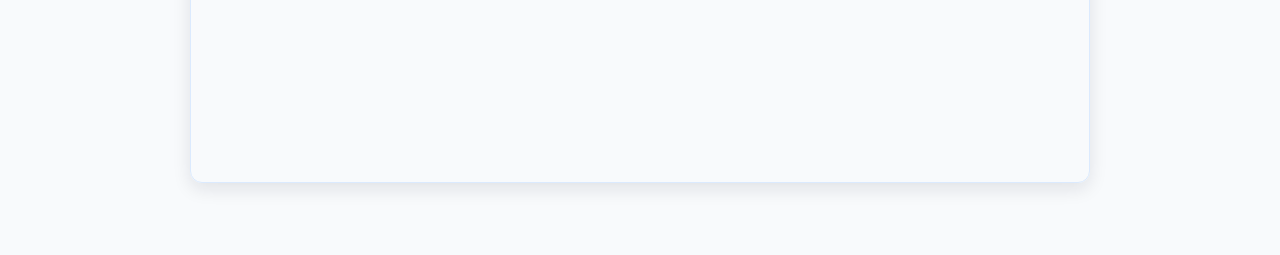
<file: execadmintracker.html>
<!DOCTYPE html>
<html lang="en">

<head>
  <meta charset="UTF-8" />
  <meta name="viewport" content="width=device-width, initial-scale=1.0" />
  <title>VA - VHA - NOP Executive Action Tracker | Ben Knudsen Portfolio</title>
  <link rel="stylesheet" href="style.css" />
  <style>
    .carousel {
      max-width: 900px;
      margin: 2rem auto;
      position: relative;
      border-radius: 12px;
      overflow: hidden;
      box-shadow: 0 6px 15px rgba(0, 0, 0, 0.1);
      background: white;
    }

    .slides {
      display: flex;
      transition: transform 0.4s ease;
      scroll-behavior: smooth;
    }

    .slides img {
      width: 100%;
      flex-shrink: 0;
      display: block;
      user-select: none;
    }

    .carousel-button {
      position: absolute;
      top: 50%;
      background: rgba(255, 255, 255, 0.85);
      border: none;
      border-radius: 50%;
      width: 42px;
      height: 42px;
      cursor: pointer;
      transform: translateY(-50%);
      transition: background 0.2s ease, color 0.2s ease;
      font-weight: bold;
      font-size: 1.4rem;
      color: #1d4ed8;
      display: flex;
      align-items: center;
      justify-content: center;
      z-index: 2;
    }

    .carousel-button:hover {
      background: #1d4ed8;
      color: white;
    }

    .prev {
      left: 12px;
    }

    .next {
      right: 12px;
    }

    .pdf-container {
      width: 100%;
      max-width: 900px;
      height: 800px;
      margin: 2rem auto;
      border: 1px solid #dbeafe;
      border-radius: 12px;
      box-shadow: 0 6px 18px rgba(15, 23, 42, 0.1);
      overflow: auto;
    }

    .pdf-container iframe {
      width: 100%;
      height: 100%;
      border: none;
      border-radius: 12px;
    }

    @media (max-width: 768px) {
      .pdf-container {
        height: 600px;
        margin: 1.5rem auto;
      }
    }
  </style>
</head>

<body>
  <header class="project-hero">
    <nav class="navbar">
      <div class="logo"><a href="index.html">Ben Knudsen</a></div>
      <ul class="nav-links">
        <li><a href="index.html#about">About</a></li>
        <li><a href="index.html#projects">Projects</a></li>
        <li><a href="index.html#contact">Contact</a></li>
      </ul>
    </nav>

    <div class="project-hero-content">
      <h1>VA - VHA - NOP Executive Action Tracker</h1>
      <p>
        A SharePoint, Power Apps, Power Automate, and Power BI solution developed to modernize the National Oncology Program (NOP) Executive Admin team’s action tracking process by reducing manual effort, improving data quality, automating daily reporting, and surfacing task performance metrics for leadership.
      </p>
      <div class="project-actions">
        <a href="index.html#projects" class="btn primary">Back to Projects</a>
      </div>
    </div>
  </header>

  <main class="project-page">
    <h2>Description</h2>
    <p>
      This project modernized the NOP Executive Admin team’s action tracking process by replacing a manual Excel-based tracker with an integrated solution built on SharePoint, Power Apps, Power Automate, and Power BI. The original tracker was used to manage administrative tasks, assign ownership, and provide daily rollups to leadership, but it required fully manual data entry, lacked validation and Global Address List connectivity, and depended on manually composed daily email reports. The redesigned solution introduced a SharePoint List with validated and calculated fields, a Power App for intuitive task entry and editing, automated email and Teams messaging, daily Power Automate roll-up reports, and a Power BI dashboard for KPI monitoring such as item counts, completion time, and late-item trends. The updated SharePoint page also embedded the dashboard while preserving familiar navigation for end users, and the user guide documented workflows for adding, editing, assigning, filtering, and monitoring action items in the new system.
    </p>

    <h2>Applications Used</h2>
    <ul class="tools-list">
      <li>Power Automate</li>
      <li>Power BI</li>
      <li>Power Apps</li>
      <li>SharePoint</li>
      <li>Microsoft Teams</li>
      <li>Outlook</li>
    </ul>

    <h2>Project Delivery Presentation</h2>
    <p class="section-note">
      This presentation outlines the initial needs assessment, identifies shortcomings in the legacy manual tracking tool, and details the design and features of the newly developed solution. It highlights how the updated system improves usability, automates routine communications, and provides leadership dashboards to enhance operational visibility and task management efficiency.
    </p>
    <div class="carousel" aria-label="NOP Executive Admin Tracker PowerPoint Slides">
      <div class="slides" id="slides">
        <img src="assets/images/execadmintracker/slides/Slide1.PNG" alt="Slide 1" />
        <img src="assets/images/execadmintracker/slides/Slide2.PNG" alt="Slide 2" />
        <img src="assets/images/execadmintracker/slides/Slide3.PNG" alt="Slide 3" />
        <img src="assets/images/execadmintracker/slides/Slide4.PNG" alt="Slide 4" />
        <img src="assets/images/execadmintracker/slides/Slide5.PNG" alt="Slide 5" />
        <img src="assets/images/execadmintracker/slides/Slide6.PNG" alt="Slide 6" />
        <img src="assets/images/execadmintracker/slides/Slide7.PNG" alt="Slide 7" />
        <img src="assets/images/execadmintracker/slides/Slide8.PNG" alt="Slide 8" />
        <img src="assets/images/execadmintracker/slides/Slide9.PNG" alt="Slide 9" />
        <img src="assets/images/execadmintracker/slides/Slide10.PNG" alt="Slide 10" />
        <img src="assets/images/execadmintracker/slides/Slide11.PNG" alt="Slide 11" />
        <img src="assets/images/execadmintracker/slides/Slide12.PNG" alt="Slide 12" />
        <img src="assets/images/execadmintracker/slides/Slide13.PNG" alt="Slide 13" />
        <img src="assets/images/execadmintracker/slides/Slide14.PNG" alt="Slide 14" />
        <img src="assets/images/execadmintracker/slides/Slide15.PNG" alt="Slide 15" />
        <img src="assets/images/execadmintracker/slides/Slide16.PNG" alt="Slide 16" />
      </div>
      <button class="carousel-button prev" id="prevBtn">&#10094;</button>
      <button class="carousel-button next" id="nextBtn">&#10095;</button>
    </div>

    <h2>KPI Dashboard Snapshot</h2>
    <p class="section-note">
      This snapshot shows the Power BI dashboard used to monitor KPIs for pending and completed tasks and to highlight the most recent open action items.
    </p>
    <div class="screenshot-block">
      <img src="assets/images/execadmintracker/NOP Exec Admin Action Tracker.png" alt="KPI Dashboard Snapshot" />
    </div>

    <h2>NOP Exec Admin Action Tracker User Guide</h2>
    <p class="section-note">
      This guide provides detailed instructions for navigating and using the NOP Executive Action Tracker. It covers adding, editing, and assigning action items, utilizing built-in automation features like Teams and email messaging, filtering views, and monitoring task progress through dashboards. The guide helps users effectively manage tasks with improved data accuracy and streamlined workflows.
    </p>
    <div class="pdf-container">
      <iframe src="assets/images/execadmintracker/NOP Exec Admin Action Tracker User Guide.pdf" title="NOP Exec Admin Action Tracker User Guide"></iframe>
    </div>
  </main>

  <script>
    const slides = document.getElementById('slides');
    const prevBtn = document.getElementById('prevBtn');
    const nextBtn = document.getElementById('nextBtn');
    const totalSlides = slides.children.length;
    let currentIndex = 0;

    function showSlide(index) {
      if (index < 0) {
        currentIndex = totalSlides - 1;
      } else if (index >= totalSlides) {
        currentIndex = 0;
      } else {
        currentIndex = index;
      }
      slides.style.transform = `translateX(-${currentIndex * 100}%)`;
    }

    prevBtn.addEventListener('click', () => {
      showSlide(currentIndex - 1);
    });

    nextBtn.addEventListener('click', () => {
      showSlide(currentIndex + 1);
    });

    showSlide(0);
  </script>
</body>

</html>
</file>
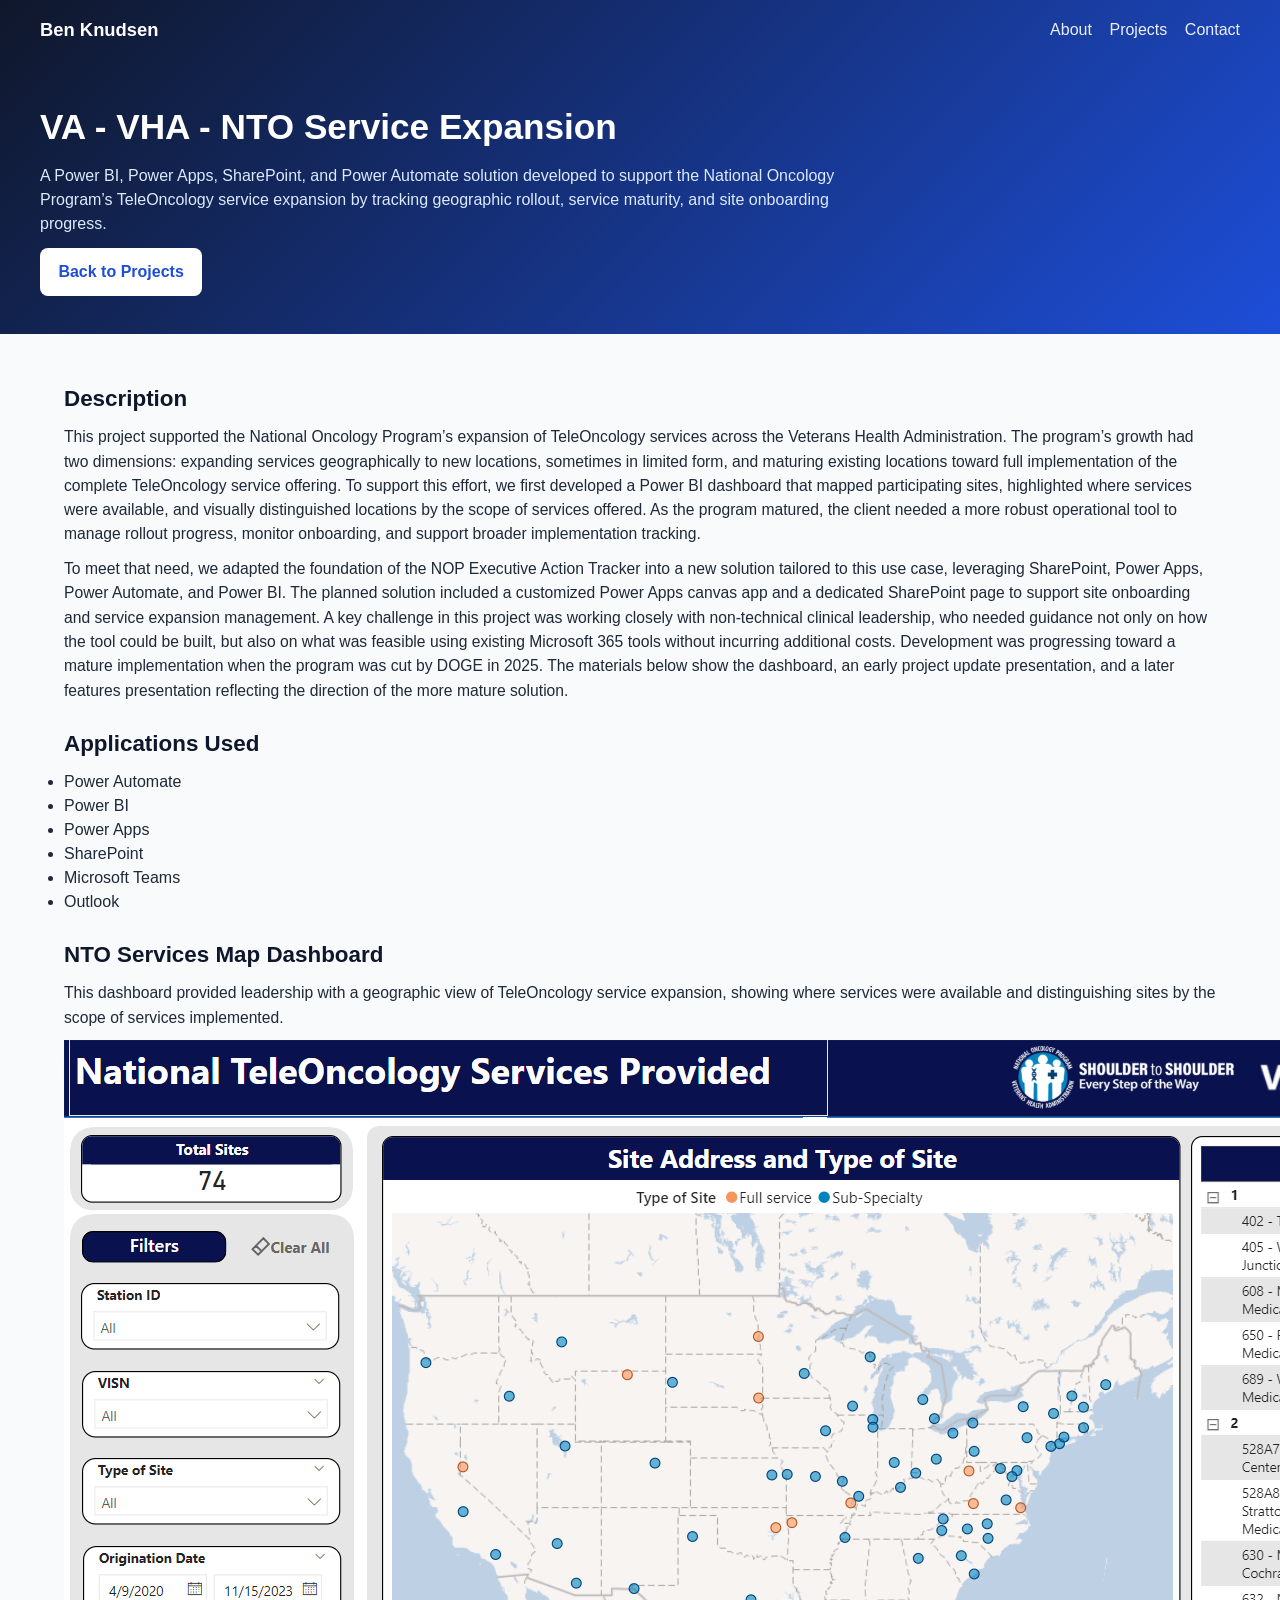
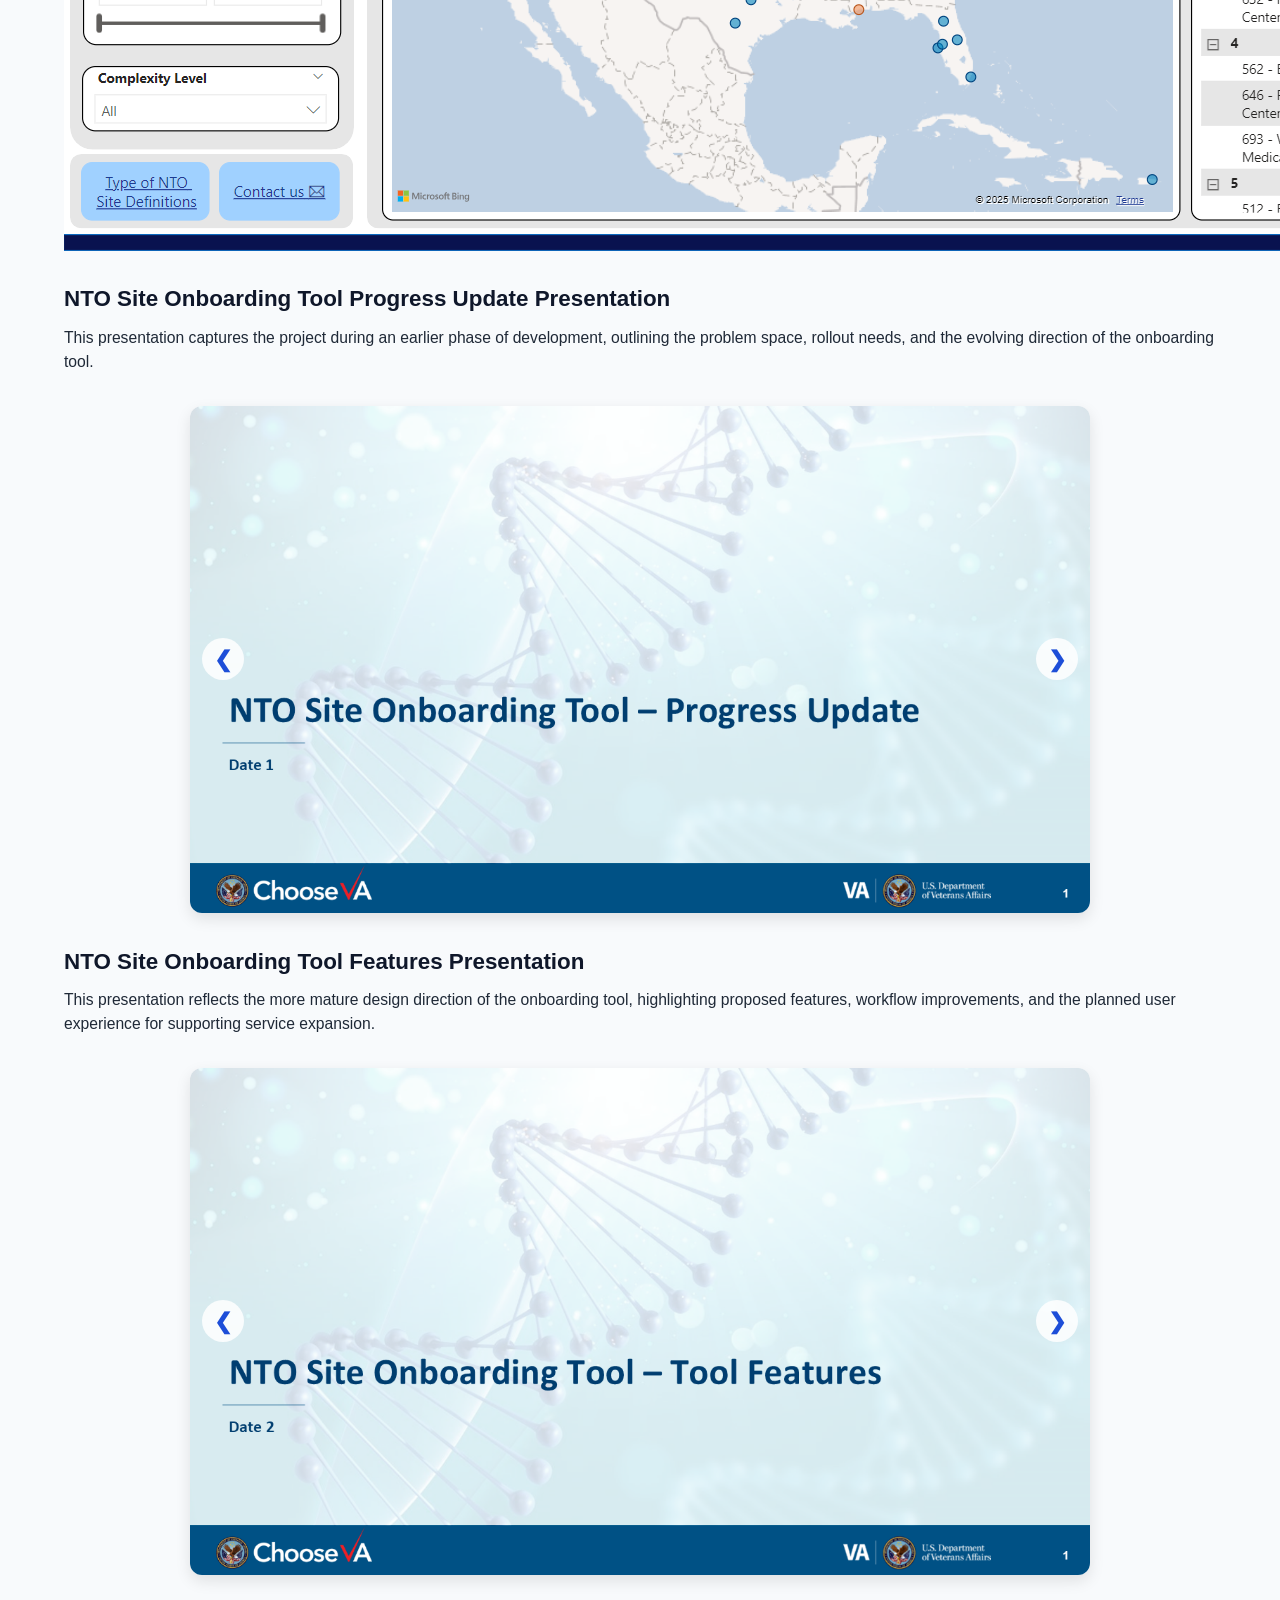
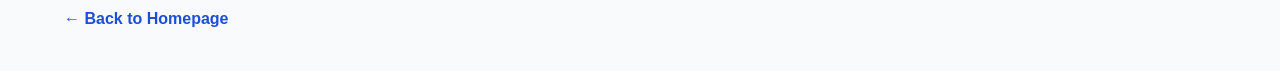
<file: ntoservices.html>
<!DOCTYPE html>
<html lang="en">
<head>
  <meta charset="UTF-8" />
  <meta name="viewport" content="width=device-width, initial-scale=1.0" />
  <title>VA - VHA - NTO Service Expansion | Ben Knudsen Portfolio</title>
  <link rel="stylesheet" href="style.css" />
  <style>
    .carousel {
      max-width: 900px;
      margin: 2rem auto;
      position: relative;
      border-radius: 12px;
      overflow: hidden;
      box-shadow: 0 6px 15px rgba(0, 0, 0, 0.1);
      background: white;
    }

    .slides {
      display: flex;
      transition: transform 0.4s ease;
      scroll-behavior: smooth;
    }

    .slides img {
      width: 100%;
      flex-shrink: 0;
      display: block;
      user-select: none;
    }

    .carousel-button {
      position: absolute;
      top: 50%;
      background: rgba(255, 255, 255, 0.85);
      border: none;
      border-radius: 50%;
      width: 42px;
      height: 42px;
      cursor: pointer;
      transform: translateY(-50%);
      transition: background 0.2s ease, color 0.2s ease;
      font-weight: bold;
      font-size: 1.4rem;
      color: #1d4ed8;
      display: flex;
      align-items: center;
      justify-content: center;
      z-index: 2;
    }

    .carousel-button:hover {
      background: #1d4ed8;
      color: white;
    }

    .prev {
      left: 12px;
    }

    .next {
      right: 12px;
    }
  </style>
</head>
<body>
  <header class="project-hero">
    <nav class="navbar">
      <div class="logo"><a href="index.html">Ben Knudsen</a></div>
      <ul class="nav-links">
        <li><a href="index.html#about">About</a></li>
        <li><a href="index.html#projects">Projects</a></li>
        <li><a href="index.html#contact">Contact</a></li>
      </ul>
    </nav>

    <div class="project-hero-content">
      <h1>VA - VHA - NTO Service Expansion</h1>
      <p>
        A Power BI, Power Apps, SharePoint, and Power Automate solution developed to support the National Oncology Program’s TeleOncology service expansion by tracking geographic rollout, service maturity, and site onboarding progress.
      </p>
      <div class="project-actions">
        <a href="index.html#projects" class="btn primary">Back to Projects</a>
      </div>
    </div>
  </header>

  <main class="project-page">
    <h2>Description</h2>
    <p>
      This project supported the National Oncology Program’s expansion of TeleOncology services across the Veterans Health Administration. The program’s growth had two dimensions: expanding services geographically to new locations, sometimes in limited form, and maturing existing locations toward full implementation of the complete TeleOncology service offering. To support this effort, we first developed a Power BI dashboard that mapped participating sites, highlighted where services were available, and visually distinguished locations by the scope of services offered. As the program matured, the client needed a more robust operational tool to manage rollout progress, monitor onboarding, and support broader implementation tracking.
    </p>
    <p>
      To meet that need, we adapted the foundation of the NOP Executive Action Tracker into a new solution tailored to this use case, leveraging SharePoint, Power Apps, Power Automate, and Power BI. The planned solution included a customized Power Apps canvas app and a dedicated SharePoint page to support site onboarding and service expansion management. A key challenge in this project was working closely with non-technical clinical leadership, who needed guidance not only on how the tool could be built, but also on what was feasible using existing Microsoft 365 tools without incurring additional costs. Development was progressing toward a mature implementation when the program was cut by DOGE in 2025. The materials below show the dashboard, an early project update presentation, and a later features presentation reflecting the direction of the more mature solution.
    </p>

    <h2>Applications Used</h2>
    <ul class="tools-list">
      <li>Power Automate</li>
      <li>Power BI</li>
      <li>Power Apps</li>
      <li>SharePoint</li>
      <li>Microsoft Teams</li>
      <li>Outlook</li>
    </ul>

    <h2>NTO Services Map Dashboard</h2>
    <p class="section-note">
      This dashboard provided leadership with a geographic view of TeleOncology service expansion, showing where services were available and distinguishing sites by the scope of services implemented.
    </p>
    <div class="screenshot-block">
      <img src="assets/images/ntositeonboarding/NTO Services Map.png" alt="NTO Services Map Dashboard" />
    </div>

    <h2>NTO Site Onboarding Tool Progress Update Presentation</h2>
    <p class="section-note">
      This presentation captures the project during an earlier phase of development, outlining the problem space, rollout needs, and the evolving direction of the onboarding tool.
    </p>
    <div class="carousel" aria-label="NTO Site Onboarding Tool Progress Update Presentation">
      <div class="slides" id="progressSlides">
        <img src="assets/images/ntositeonboarding/toolprogress/Slide1.PNG" alt="Progress Update Slide 1" />
        <img src="assets/images/ntositeonboarding/toolprogress/Slide2.PNG" alt="Progress Update Slide 2" />
        <img src="assets/images/ntositeonboarding/toolprogress/Slide3.PNG" alt="Progress Update Slide 3" />
        <img src="assets/images/ntositeonboarding/toolprogress/Slide4.PNG" alt="Progress Update Slide 4" />
        <img src="assets/images/ntositeonboarding/toolprogress/Slide5.PNG" alt="Progress Update Slide 5" />
        <img src="assets/images/ntositeonboarding/toolprogress/Slide6.PNG" alt="Progress Update Slide 6" />
      </div>
      <button class="carousel-button prev" id="progressPrevBtn" aria-label="Previous progress slide">&#10094;</button>
      <button class="carousel-button next" id="progressNextBtn" aria-label="Next progress slide">&#10095;</button>
    </div>

    <h2>NTO Site Onboarding Tool Features Presentation</h2>
    <p class="section-note">
      This presentation reflects the more mature design direction of the onboarding tool, highlighting proposed features, workflow improvements, and the planned user experience for supporting service expansion.
    </p>
    <div class="carousel" aria-label="NTO Site Onboarding Tool Features Presentation">
      <div class="slides" id="featuresSlides">
        <img src="assets/images/ntositeonboarding/toolfeatures/Slide1.PNG" alt="Features Slide 1" />
        <img src="assets/images/ntositeonboarding/toolfeatures/Slide2.PNG" alt="Features Slide 2" />
        <img src="assets/images/ntositeonboarding/toolfeatures/Slide3.PNG" alt="Features Slide 3" />
        <img src="assets/images/ntositeonboarding/toolfeatures/Slide4.PNG" alt="Features Slide 4" />
        <img src="assets/images/ntositeonboarding/toolfeatures/Slide5.PNG" alt="Features Slide 5" />
        <img src="assets/images/ntositeonboarding/toolfeatures/Slide6.PNG" alt="Features Slide 6" />
        <img src="assets/images/ntositeonboarding/toolfeatures/Slide7.PNG" alt="Features Slide 7" />
      </div>
      <button class="carousel-button prev" id="featuresPrevBtn" aria-label="Previous features slide">&#10094;</button>
      <button class="carousel-button next" id="featuresNextBtn" aria-label="Next features slide">&#10095;</button>
    </div>

    <div class="back-link">
      <a href="index.html">&larr; Back to Homepage</a>
    </div>
  </main>

  <script>
    function setupCarousel(slidesId, prevBtnId, nextBtnId) {
      const slides = document.getElementById(slidesId);
      const prevBtn = document.getElementById(prevBtnId);
      const nextBtn = document.getElementById(nextBtnId);
      const totalSlides = slides.children.length;
      let currentIndex = 0;

      function showSlide(index) {
        if (index < 0) {
          currentIndex = totalSlides - 1;
        } else if (index >= totalSlides) {
          currentIndex = 0;
        } else {
          currentIndex = index;
        }
        slides.style.transform = `translateX(-${currentIndex * 100}%)`;
      }

      prevBtn.addEventListener('click', () => {
        showSlide(currentIndex - 1);
      });

      nextBtn.addEventListener('click', () => {
        showSlide(currentIndex + 1);
      });

      showSlide(0);
    }

    setupCarousel('progressSlides', 'progressPrevBtn', 'progressNextBtn');
    setupCarousel('featuresSlides', 'featuresPrevBtn', 'featuresNextBtn');
  </script>
</body>
</html>
</file>
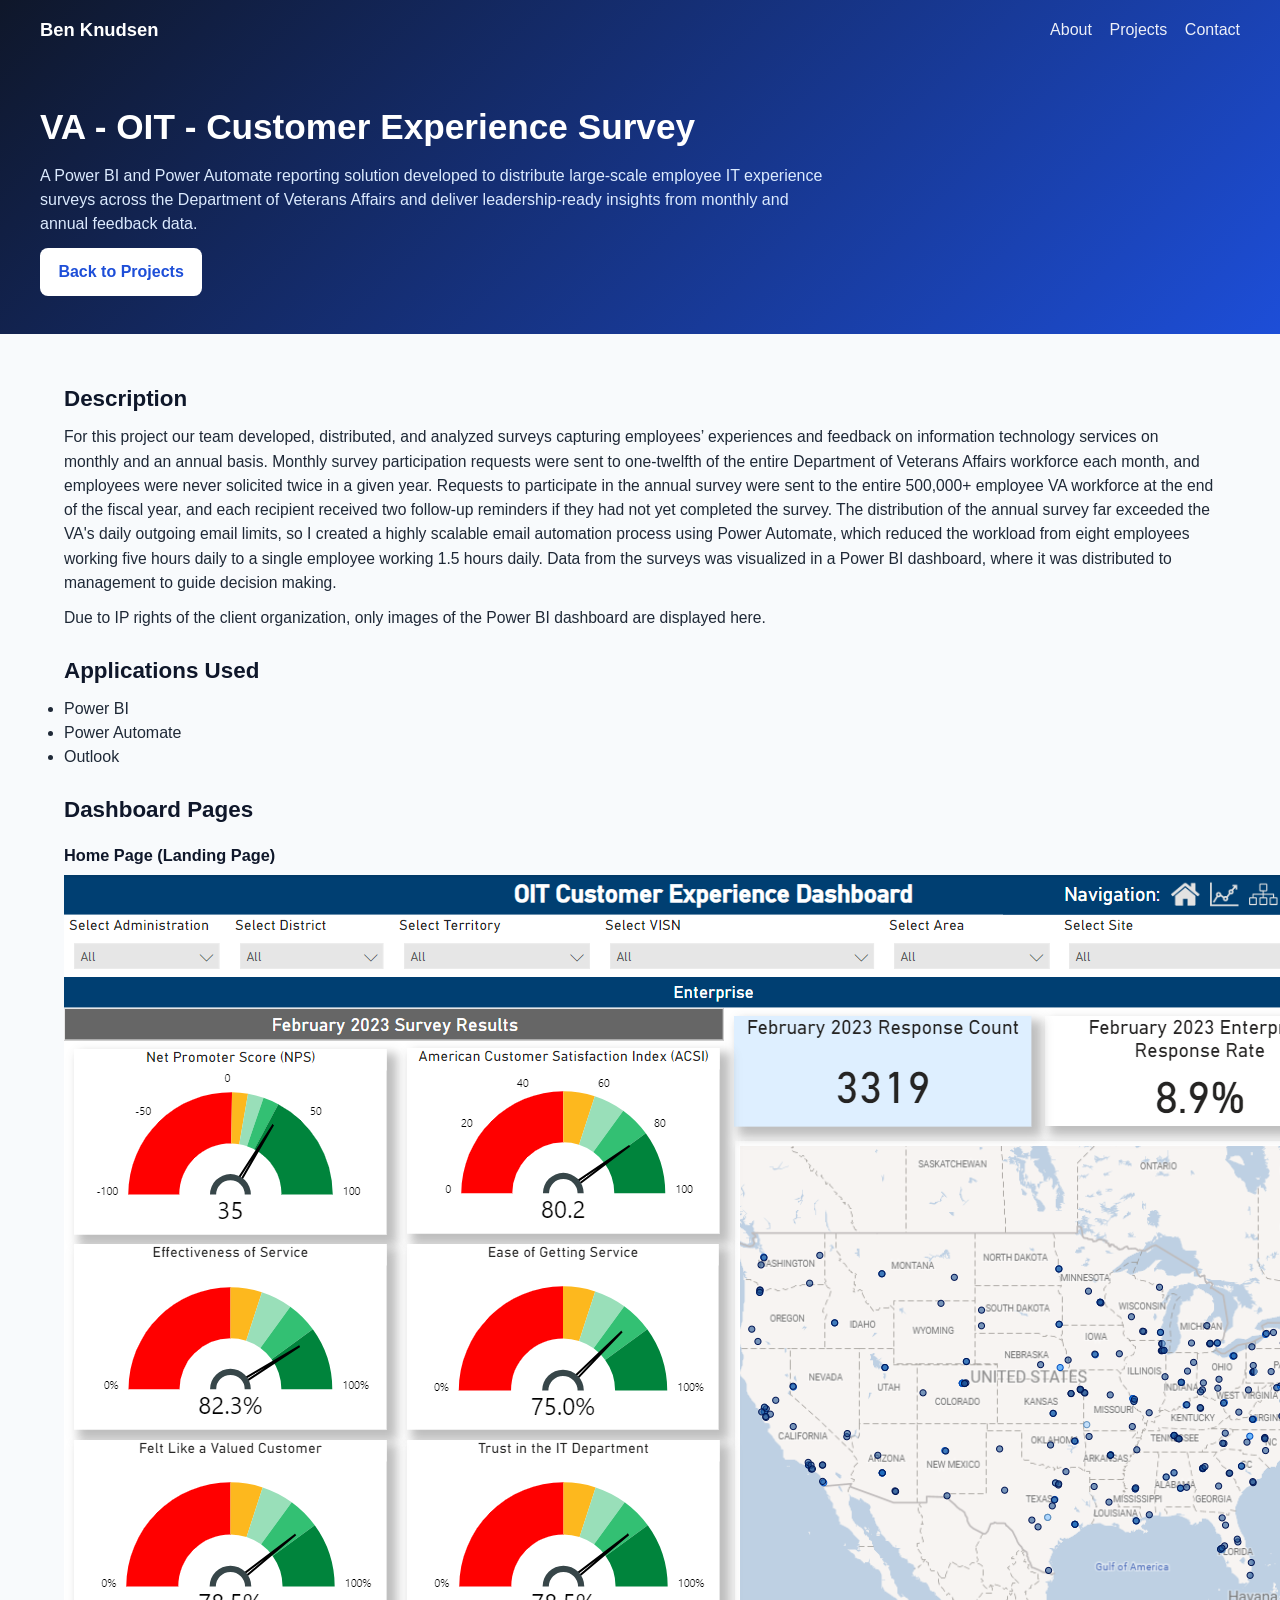
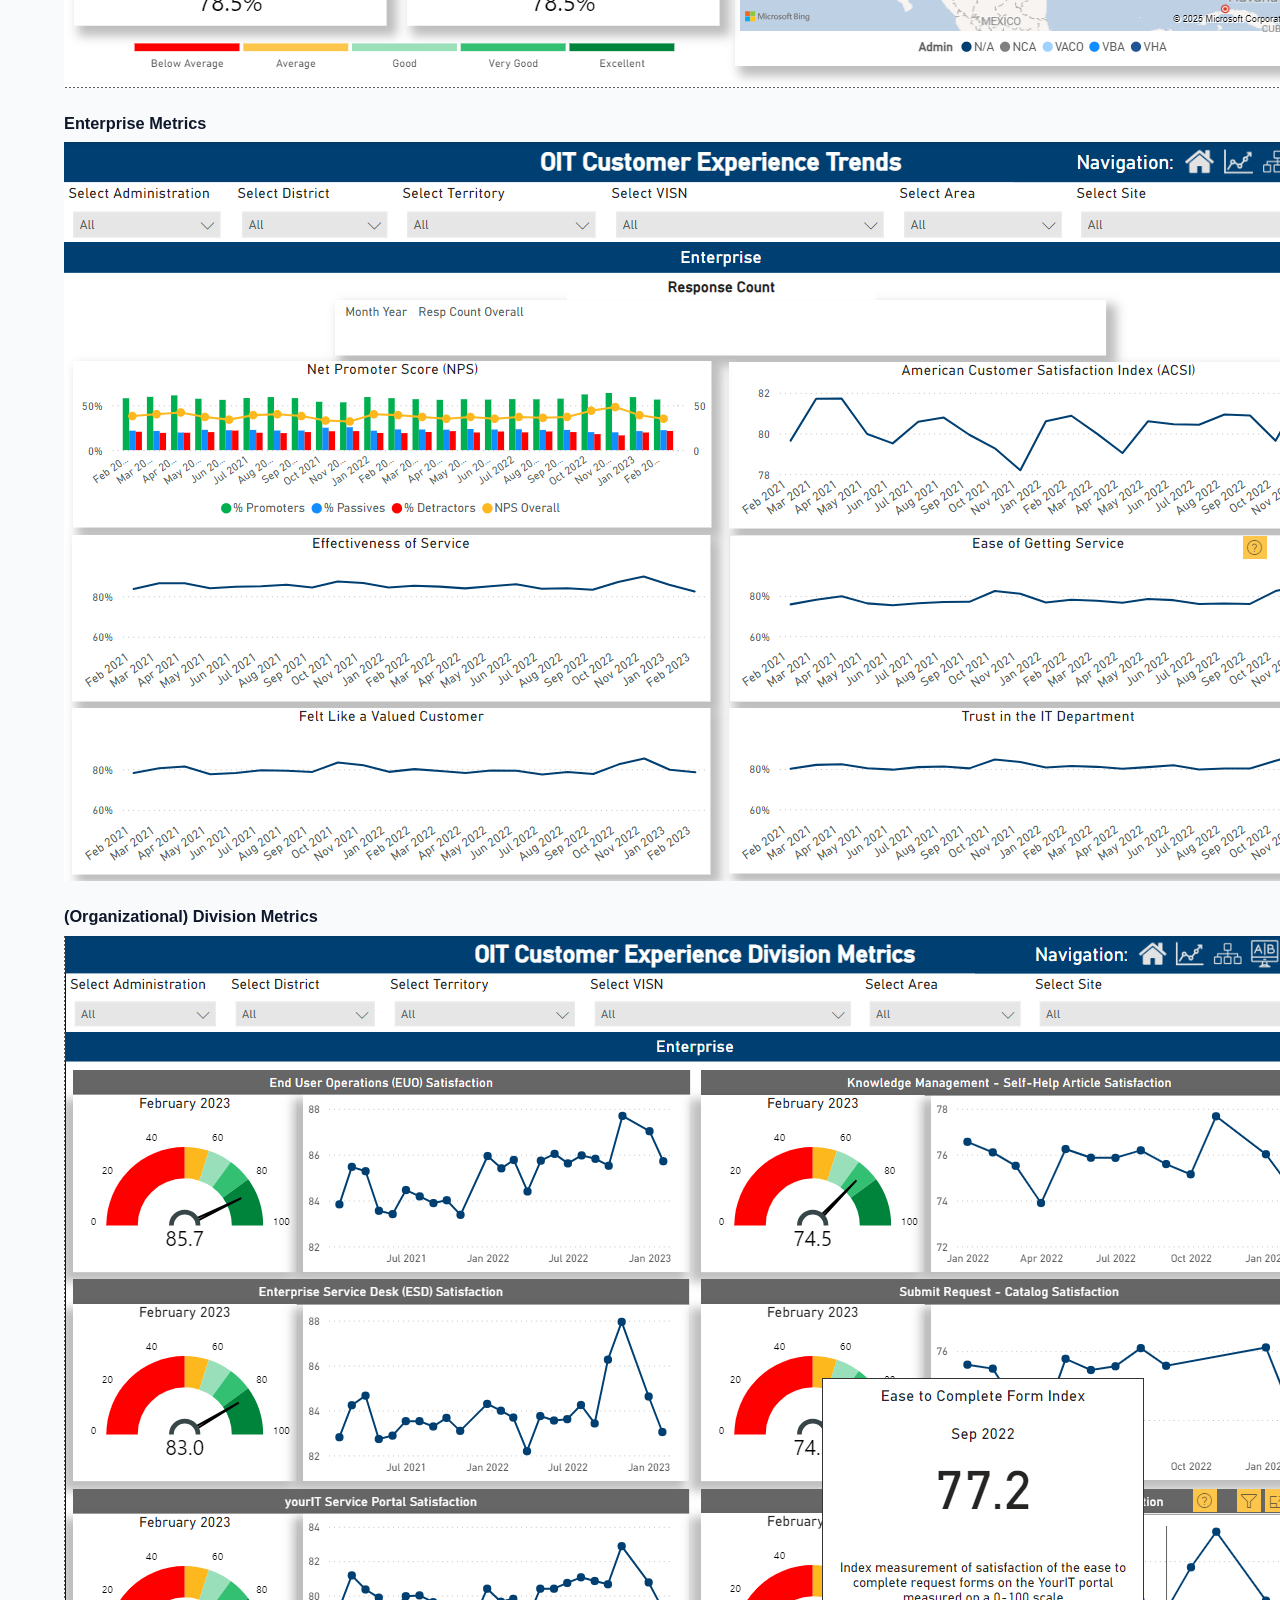
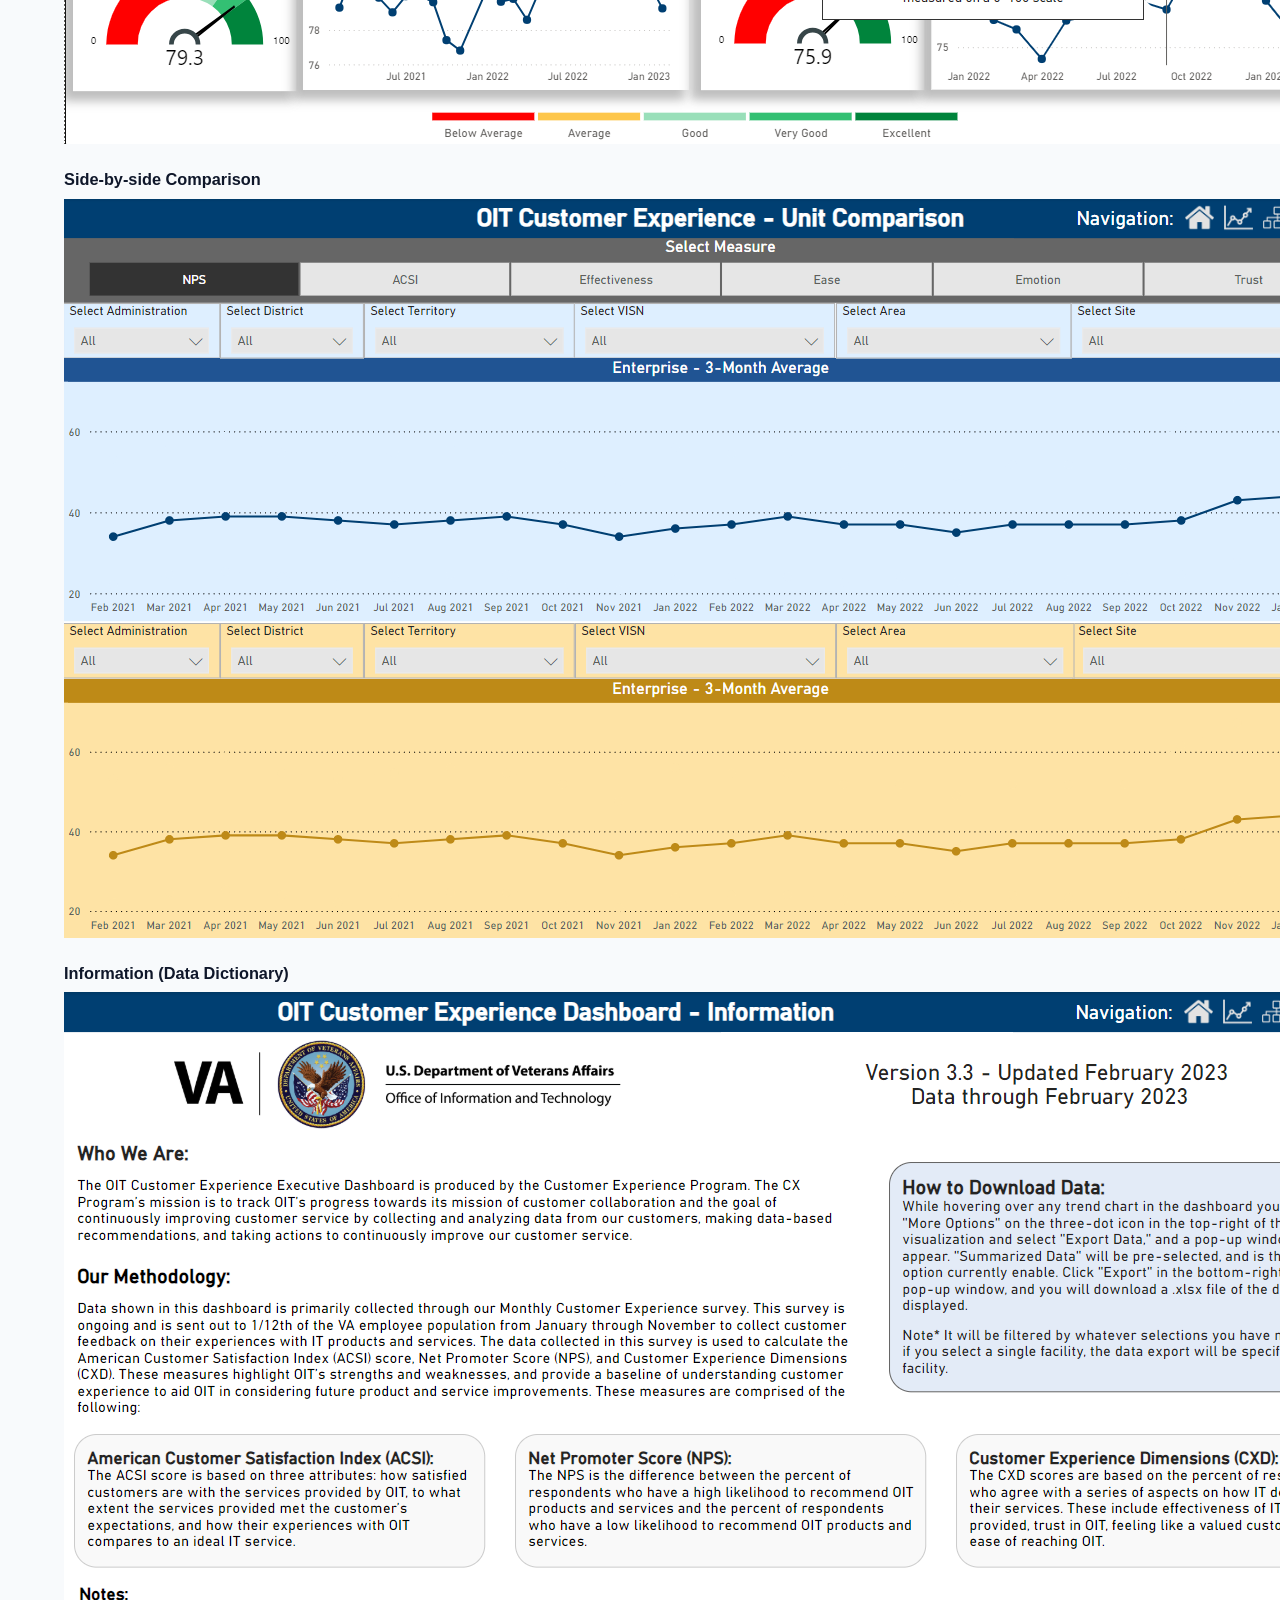
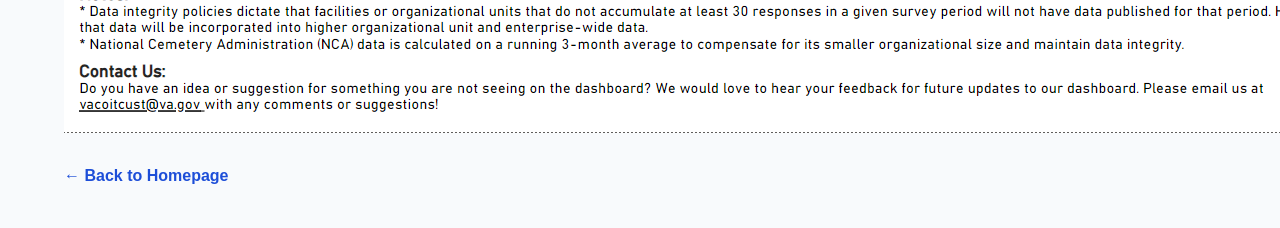
<file: OIT_CX_Dash.html>
<!DOCTYPE html>
<html lang="en">
<head>
  <meta charset="UTF-8" />
  <meta name="viewport" content="width=device-width, initial-scale=1.0" />
  <title>VA - OIT - Customer Experience Survey | Ben Knudsen Portfolio</title>
  <link rel="stylesheet" href="style.css" />
</head>
<body>
  <header class="project-hero">
    <nav class="navbar">
      <div class="logo"><a href="index.html">Ben Knudsen</a></div>
      <ul class="nav-links">
        <li><a href="index.html#about">About</a></li>
        <li><a href="index.html#projects">Projects</a></li>
        <li><a href="index.html#contact">Contact</a></li>
      </ul>
    </nav>

    <div class="project-hero-content">
      <h1>VA - OIT - Customer Experience Survey</h1>
      <p>
        A Power BI and Power Automate reporting solution developed to distribute large-scale employee IT experience surveys across the Department of Veterans Affairs and deliver leadership-ready insights from monthly and annual feedback data.
      </p>
      <div class="project-actions">
        <a href="index.html#projects" class="btn primary">Back to Projects</a>
      </div>
    </div>
  </header>

  <main class="project-page">
    <h2>Description</h2>
    <p>
      For this project our team developed, distributed, and analyzed surveys capturing employees’ experiences and feedback on information technology services on monthly and an annual basis. Monthly survey participation requests were sent to one-twelfth of the entire Department of Veterans Affairs workforce each month, and employees were never solicited twice in a given year. Requests to participate in the annual survey were sent to the entire 500,000+ employee VA workforce at the end of the fiscal year, and each recipient received two follow-up reminders if they had not yet completed the survey. The distribution of the annual survey far exceeded the VA's daily outgoing email limits, so I created a highly scalable email automation process using Power Automate, which reduced the workload from eight employees working five hours daily to a single employee working 1.5 hours daily. Data from the surveys was visualized in a Power BI dashboard, where it was distributed to management to guide decision making.
    </p>
    <p>
      Due to IP rights of the client organization, only images of the Power BI dashboard are displayed here.
    </p>

    <h2>Applications Used</h2>
    <ul class="tools-list">
      <li>Power BI</li>
      <li>Power Automate</li>
      <li>Outlook</li>
    </ul>

    <h2>Dashboard Pages</h2>

    <div class="screenshot-block">
      <h3>Home Page (Landing Page)</h3>
      <img src="assets/images/CX_Dash/1. CX Dash Home Page.png" alt="Home Page Landing Page" />
    </div>
    
    <div class="screenshot-block">
      <h3>Enterprise Metrics</h3>
      <img src="assets/images/CX_Dash/2. CX Dash Enterprise Metrics.png" alt="Enterprise Metrics" />
    </div>
    
    <div class="screenshot-block">
      <h3>(Organizational) Division Metrics</h3>
      <img src="assets/images/CX_Dash/3. CX Dash Division Metrics.png" alt="Organizational Division Metrics" />
    </div>
    
    <div class="screenshot-block">
      <h3>Side-by-side Comparison</h3>
      <img src="assets/images/CX_Dash/4. CX Dash Comparison.png" alt="Side-by-side Comparison" />
    </div>
    
    <div class="screenshot-block">
      <h3>Information (Data Dictionary)</h3>
      <img src="assets/images/CX_Dash/5. CX Dash Info.png" alt="Information Data Dictionary" />
    </div>

    <div class="back-link">
      <a href="index.html">&larr; Back to Homepage</a>
    </div>
  </main>
</body>
</html>
</file>
<file: style.css>
* {
  box-sizing: border-box;
  margin: 0;
  padding: 0;
}

html {
  scroll-behavior: smooth;
}

body {
  font-family: Arial, sans-serif;
  line-height: 1.5;
  color: #1f2937;
  background-color: #f8fafc;
}

a {
  color: inherit;
  text-decoration: none;
}

/* Homepage hero */

.hero {
  background: linear-gradient(135deg, #0f172a, #1d4ed8);
  color: white;
  padding: 0 2rem 3rem;
}

.navbar {
  max-width: 1200px;
  margin: 0 auto;
  padding: 1rem 0;
  display: flex;
  justify-content: space-between;
  align-items: center;
}

.logo {
  font-size: 1.15rem;
  font-weight: bold;
}

.logo a {
  color: white;
  text-decoration: none;
}

.nav-links {
  list-style: none;
  display: flex;
  gap: 1.1rem;
}

.nav-links a {
  color: white;
  opacity: 0.92;
  transition: opacity 0.2s ease;
}

.nav-links a:hover {
  opacity: 1;
}

.hero-content {
  max-width: 1200px;
  margin: 2.25rem auto 0;
  padding: 1rem 0 0.5rem;
}

.hero-content h1 {
  font-size: 2.5rem;
  margin-bottom: 0.75rem;
}

.tagline {
  font-size: 1.08rem;
  max-width: 700px;
  margin-bottom: 1.25rem;
  color: #dbeafe;
  line-height: 1.55;
}

.hero-buttons {
  display: flex;
  gap: 0.75rem;
  flex-wrap: wrap;
}

.btn {
  display: inline-block;
  padding: 0.75rem 1.15rem;
  border-radius: 8px;
  font-weight: bold;
  transition: transform 0.2s ease, opacity 0.2s ease, box-shadow 0.2s ease;
}

.btn:hover {
  transform: translateY(-1px);
}

.primary {
  background-color: white;
  color: #1d4ed8;
}

.secondary {
  border: 1px solid rgba(255, 255, 255, 0.5);
  color: white;
}

/* Shared layout */

.section {
  padding: 2.25rem 2rem;
}

.alt {
  background-color: #eaf2ff;
}

.container {
  max-width: 1200px;
  margin: 0 auto;
}

h2 {
  font-size: 1.7rem;
  margin-bottom: 1rem;
  color: #0f172a;
}

h3 {
  color: #0f172a;
}

p {
  margin-bottom: 0.75rem;
}

/* Homepage project grid */

#projects .container {
  display: grid;
  grid-template-columns: repeat(2, minmax(0, 1fr));
  gap: 1.5rem;
  align-items: start;
}

#projects .container h2 {
  grid-column: 1 / -1;
  margin-bottom: 0.25rem;
}

/* Homepage project cards */

.project-card {
  position: relative;
  display: block;
  width: 100%;
  height: 200px;
  background: white;
  border-radius: 12px;
  overflow: hidden;
  box-shadow: 0 6px 18px rgba(15, 23, 42, 0.07);
  transition: box-shadow 0.3s ease, transform 0.3s ease;
}

.project-card:hover {
  box-shadow: 0 12px 28px rgba(15, 23, 42, 0.15);
  transform: translateY(-6px);
}

.project-thumbnail {
  width: 100%;
  height: 100%;
  object-fit: cover;
  display: block;
  transition: filter 0.3s ease, transform 0.3s ease;
}

.project-card:hover .project-thumbnail {
  filter: brightness(0.45);
  transform: scale(1.02);
}

.project-card-content {
  position: absolute;
  inset: 0;
  display: flex;
  flex-direction: column;
  justify-content: flex-end;
  padding: 1.1rem;
  background: linear-gradient(
    to top,
    rgba(15, 23, 42, 0.88) 0%,
    rgba(15, 23, 42, 0.3) 45%,
    rgba(15, 23, 42, 0.05) 100%
  );
}

.project-card h3 {
  margin-bottom: 0;
  color: white;
  font-size: 1.18rem;
  line-height: 1.3;
  text-shadow: 2px 2px 4px rgba(0, 0, 0, 0.5);
}

.project-card h3 a {
  color: inherit;
  text-decoration: none;
  transition: color 0.2s ease, text-decoration-color 0.2s ease;
}

.project-card h3 a:hover {
  color: #bfdbfe;
  text-decoration: underline;
}

.project-hover-description {
  margin-top: 0.65rem;
  color: #e5eefc;
  font-size: 0.94rem;
  line-height: 1.45;
  opacity: 0;
  max-height: 0;
  overflow: hidden;
  transition: opacity 0.28s ease, max-height 0.28s ease;
}

.project-card:hover .project-hover-description {
  opacity: 1;
  max-height: 120px;
}

.project-links {
  margin-top: 0.85rem;
}

/* Contact section */

.contact-list {
  list-style: none;
  margin-top: 0.75rem;
}

.contact-list li {
  margin-bottom: 0.55rem;
}

.contact-list a {
  color: #1d4ed8;
}

/* Footer */

.footer {
  text-align: center;
  padding: 1.5rem;
  background-color: #0f172a;
  color: white;
  font-size: 0.92rem;
}

/* Shared project page styles */

.project-hero {
  background: linear-gradient(135deg, #0f172a, #1d4ed8);
  color: white;
  padding: 0 2rem 2rem;
}

.project-hero-content {
  max-width: 1200px;
  margin: 1.75rem auto 0;
  padding: 0.85rem 0 0.35rem;
}

.project-hero-content h1 {
  font-size: 2.2rem;
  margin-bottom: 0.6rem;
}

.project-hero-content p {
  max-width: 800px;
  font-size: 1rem;
  color: #dbeafe;
  line-height: 1.5;
  margin-bottom: 0.65rem;
}

.project-page {
  max-width: 1200px;
  margin: 0 auto;
  padding: 1.5rem 1.5rem 2.5rem;
}

.project-page h2 {
  font-size: 1.4rem;
  margin-top: 1.5rem;
  margin-bottom: 0.6rem;
  color: #0f172a;
}

.project-page h3 {
  font-size: 1.02rem;
  margin-top: 1rem;
  margin-bottom: 0.45rem;
  color: #0f172a;
}

.project-page p {
  font-size: 0.98rem;
  line-height: 1.55;
  margin-bottom: 0.65rem;
  color: #1f2937;
}

.section-note {
  font-size: 0.95rem;
  font-weight: normal;
  color: #475569;
  margin-bottom: 0.75rem;
  line-height: 1.5;
}

.project-actions {
  margin-top: 0.8rem;
  display: flex;
  gap: 0.65rem;
  flex-wrap: wrap;
}

.back-link {
  margin-top: 1.5rem;
}

.back-link a {
  color: #1d4ed8;
  text-decoration: none;
  font-weight: 600;
}

.back-link a:hover {
  text-decoration: underline;
}

/* Project summary grid */

.project-summary-grid {
  display: grid;
  grid-template-columns: repeat(3, minmax(0, 1fr));
  gap: 1.25rem;
  margin-top: 1rem;
  margin-bottom: 1.75rem;
}

.project-summary-card {
  background: white;
  border: 1px solid #dbeafe;
  border-radius: 12px;
  padding: 1rem 1rem 0.9rem;
  box-shadow: 0 5px 16px rgba(15, 23, 42, 0.06);
}

.project-summary-card h3 {
  font-size: 1rem;
  margin-top: 0;
  margin-bottom: 0.65rem;
  color: #0f172a;
}

.project-summary-list {
  margin-left: 1rem;
  color: #1f2937;
}

.project-summary-list li {
  margin-bottom: 0.35rem;
  font-size: 0.96rem;
  line-height: 1.45;
}

/* Layered swap */

.layered-swap-section {
  margin-top: 2rem;
}

.layered-swap-wrapper {
  display: flex;
  flex-direction: column;
  align-items: center;
}

.layered-swap-container {
  position: relative;
  width: 100%;
  max-width: 980px;
  height: 590px;
  perspective: 1500px;
  margin: 0.6rem auto 0;
}

.layered-swap-frame {
  position: absolute;
  top: 50%;
  left: 50%;
  width: 900px;
  max-width: 95vw;
  max-height: 560px;
  border-radius: 12px;
  border: 1px solid #dbeafe;
  background: white;
  box-shadow: 0 10px 28px rgba(15, 23, 42, 0.16);
  transform-origin: center center;
  backface-visibility: hidden;
  transition:
    transform 0.7s cubic-bezier(0.4, 0, 0.2, 1),
    opacity 0.7s cubic-bezier(0.4, 0, 0.2, 1),
    filter 0.7s cubic-bezier(0.4, 0, 0.2, 1),
    box-shadow 0.7s cubic-bezier(0.4, 0, 0.2, 1);
  overflow: hidden;
  cursor: zoom-in;
}

.layered-swap-frame.is-front {
  transform: translate(-50%, -50%);
  opacity: 1;
  filter: brightness(1);
  z-index: 2;
}

.layered-swap-frame.is-back {
  transform: translate(-50%, -50%) translateX(28px) translateY(16px) rotateY(-1deg) scale(0.982);
  opacity: 0.84;
  filter: brightness(0.93);
  z-index: 1;
}

.layered-swap-frame img {
  display: block;
  width: 100%;
  height: auto;
  max-height: 560px;
  object-fit: contain;
}

.layered-swap-title {
  position: absolute;
  top: 16px;
  left: 50%;
  transform: translateX(-50%);
  z-index: 4;
  padding: 0.45rem 0.75rem;
  border-radius: 10px;
  background: rgba(15, 23, 42, 0.58);
  color: white;
  font-size: 0.9rem;
  font-weight: 600;
  line-height: 1.2;
  text-align: center;
  white-space: nowrap;
  backdrop-filter: blur(4px);
  -webkit-backdrop-filter: blur(4px);
  box-shadow: 0 4px 12px rgba(15, 23, 42, 0.18);
}

.layered-swap-expand-hint {
  position: absolute;
  inset: 0;
  z-index: 3;
  display: flex;
  align-items: flex-end;
  justify-content: center;
  padding-bottom: 0.85rem;
  pointer-events: none;
  opacity: 0;
  transition: opacity 0.2s ease;
  background: linear-gradient(
    to top,
    rgba(15, 23, 42, 0.24) 0%,
    rgba(15, 23, 42, 0.08) 24%,
    rgba(15, 23, 42, 0) 48%
  );
}

.layered-swap-frame:hover .layered-swap-expand-hint {
  opacity: 1;
}

.layered-swap-expand-hint span {
  display: inline-block;
  padding: 0.35rem 0.65rem;
  border-radius: 999px;
  background: rgba(15, 23, 42, 0.72);
  color: white;
  font-size: 0.82rem;
  font-weight: 600;
  letter-spacing: 0.01em;
  box-shadow: 0 4px 12px rgba(15, 23, 42, 0.22);
}

.layered-swap-inline-control {
  position: absolute;
  top: 50%;
  transform: translateY(-50%);
  z-index: 5;
  width: 46px;
  height: 46px;
  border: none;
  border-radius: 999px;
  background: rgba(15, 23, 42, 0.72);
  color: white;
  font-size: 1.45rem;
  font-weight: bold;
  cursor: pointer;
  display: flex;
  align-items: center;
  justify-content: center;
}

.layered-swap-inline-control:hover {
  background: rgba(29, 78, 216, 0.9);
}

/* Keep arrows outside image bounds while still within container */
.layered-swap-inline-control.left {
  left: 0.35rem;
}

.layered-swap-inline-control.right {
  right: 0.35rem;
}

/* Workflow visuals */

.workflow-visual-section {
  margin-top: 1.9rem;
}

.workflow-visual-card {
  margin-top: 0.85rem;
  background: white;
  border: 1px solid #dbeafe;
  border-radius: 14px;
  box-shadow: 0 8px 22px rgba(15, 23, 42, 0.08);
  overflow: hidden;
}

.workflow-visual-frame {
  display: block;
  width: 100%;
  background: linear-gradient(180deg, #eff6ff 0%, #f8fafc 100%);
  padding: 1rem;
}

.workflow-visual-frame img {
  display: block;
  width: 100%;
  height: auto;
  border-radius: 10px;
  background: white;
}

.workflow-placeholder {
  width: 100%;
  min-height: 240px;
  border: 2px dashed #93c5fd;
  border-radius: 12px;
  background: linear-gradient(180deg, #eff6ff 0%, #f8fafc 100%);
  display: flex;
  align-items: center;
  justify-content: center;
  padding: 1.25rem;
  text-align: center;
  color: #475569;
  font-size: 0.98rem;
  line-height: 1.5;
}

.workflow-visual-caption {
  padding: 0.95rem 1rem 1rem;
  border-top: 1px solid #e2e8f0;
  color: #334155;
  font-size: 0.96rem;
  line-height: 1.55;
}

/* IMCC */

.imcc-section {
  margin-top: 2rem;
}

.imcc-section > .workflow-visual-card {
  margin-top: 1rem;
  margin-bottom: 0.35rem;
}

.imcc-shell {
  margin-top: 1rem;
  background: white;
  border: 1px solid #dbeafe;
  border-radius: 14px;
  box-shadow: 0 8px 22px rgba(15, 23, 42, 0.08);
  overflow: hidden;
  max-width: 1200px;
  margin-left: auto;
  margin-right: auto;
}

.imcc-stage {
  display: grid;
  grid-template-columns: minmax(0, 3fr) 190px;
  gap: 1rem;
  padding: 1rem 1.25rem;
  background: linear-gradient(180deg, #eff6ff 0%, #f8fafc 100%);
  align-items: start;
}

.imcc-media-column {
  min-width: 0;
  display: flex;
  flex-direction: column;
  gap: 0.6rem;
}

.imcc-media-frame {
  position: relative;
  background: #0f172a;
  border-radius: 12px;
  overflow: hidden;
  aspect-ratio: 16 / 9;
  display: flex;
  align-items: center;
  justify-content: center;
  cursor: zoom-in;
}

.imcc-slide {
  display: none;
  width: 100%;
  height: 100%;
  position: relative;
}

.imcc-slide.active {
  display: block;
}

.imcc-slide video,
.imcc-slide img,
.imcc-slide iframe,
.imcc-slide embed,
.imcc-slide object {
  width: 100%;
  height: 100%;
  object-fit: contain;
  background: #0f172a;
  display: block;
  border: 0;
}

.imcc-slide.pdf-slide iframe,
.imcc-slide.pdf-slide embed,
.imcc-slide.pdf-slide object {
  background: white;
}

.imcc-slide-title {
  display: none;
}

.imcc-control {
  position: absolute;
  top: 50%;
  transform: translateY(-50%);
  z-index: 5;
  width: 44px;
  height: 44px;
  border: none;
  border-radius: 999px;
  background: rgba(15, 23, 42, 0.75);
  color: white;
  font-size: 1.4rem;
  font-weight: bold;
  cursor: pointer;
  display: flex;
  align-items: center;
  justify-content: center;
  transition: background-color 0.2s ease, transform 0.2s ease;
}

.imcc-control:hover {
  background: rgba(29, 78, 216, 0.92);
}

.imcc-control.prev {
  left: 0.65rem;
}

.imcc-control.next {
  right: 0.65rem;
}

.imcc-play-overlay {
  position: absolute;
  inset: 0;
  z-index: 4;
  display: flex;
  align-items: center;
  justify-content: center;
  pointer-events: none;
}

.imcc-play-button {
  width: 68px;
  height: 68px;
  border: none;
  border-radius: 999px;
  background: rgba(15, 23, 42, 0.79);
  color: white;
  font-size: 1.6rem;
  cursor: pointer;
  pointer-events: auto;
  box-shadow: 0 8px 20px rgba(15, 23, 42, 0.33);
}

.imcc-expand-hint {
  position: absolute;
  inset: 0;
  z-index: 3;
  display: flex;
  align-items: flex-end;
  justify-content: center;
  padding-bottom: 0.85rem;
  pointer-events: none;
  opacity: 0;
  transition: opacity 0.2s ease;
  background: linear-gradient(
    to top,
    rgba(15, 23, 42, 0.22) 0%,
    rgba(15, 23, 42, 0.08) 22%,
    rgba(15, 23, 42, 0) 45%
  );
}

.imcc-media-frame:hover .imcc-expand-hint {
  opacity: 1;
}

.imcc-expand-hint span {
  display: inline-block;
  padding: 0.35rem 0.65rem;
  border-radius: 999px;
  background: rgba(15, 23, 42, 0.72);
  color: white;
  font-size: 0.82rem;
  font-weight: 600;
  letter-spacing: 0.01em;
  box-shadow: 0 4px 12px rgba(15, 23, 42, 0.22);
}

.imcc-optimization-note {
  margin-top: 0.05rem;
  font-size: 0.84rem;
  color: #64748b;
  line-height: 1.4;
}

.imcc-progress-wrap {
  margin-top: 0.45rem;
  width: 100%;
}

.imcc-progress {
  width: 100%;
  accent-color: #1d4ed8;
  cursor: pointer;
}

.imcc-slide-nav {
  margin-top: 0.8rem;
  display: grid;
  grid-template-columns: auto 1fr;
  gap: 0.75rem;
  align-items: start;
}

.imcc-slide-nav-label {
  font-size: 0.9rem;
  font-weight: 600;
  color: #334155;
  padding-top: 0.3rem;
  white-space: nowrap;
}

.imcc-slide-thumbnails {
  margin-top: 0;
  display: grid;
  grid-template-columns: repeat(auto-fit, minmax(135px, 1fr));
  gap: 0.75rem;
  justify-content: start;
}

.imcc-slide-thumbnail {
  min-height: 64px;
  background: #dbeafe;
  border-radius: 10px;
  box-shadow: 0 4px 10px rgba(15, 23, 42, 0.12);
  cursor: pointer;
  position: relative;
  border: 2px solid transparent;
  display: flex;
  align-items: center;
  justify-content: center;
  padding: 0.45rem 0.5rem;
  font-size: 0.74rem;
  line-height: 1.2;
  font-weight: 600;
  color: #475569;
  text-align: center;
  white-space: normal;
}

.imcc-slide-thumbnail.active,
.imcc-slide-thumbnail:hover {
  border-color: #1d4ed8;
  color: #1d4ed8;
  box-shadow: 0 0 8px 3px rgba(29, 78, 216, 0.25);
  font-weight: 700;
}

.imcc-code-column {
  display: flex;
  flex-direction: column;
  gap: 0.65rem;
  padding-top: 0.15rem;
  align-items: center;
}

.imcc-code-heading-wrap {
  margin-bottom: 0.4rem;
  text-align: center;
}

.imcc-code-heading {
  font-weight: 600;
  font-size: 1.02rem;
  color: #334155;
  margin-bottom: 0.1rem;
}

.imcc-code-subcaption {
  font-size: 0.8rem;
  color: #64748b;
  line-height: 1.3;
}

.imcc-code-card {
  width: 108px;
  height: 108px;
  border: 1px solid #dbeafe;
  border-radius: 12px;
  background: #f8fafc;
  position: relative;
  cursor: zoom-in;
  opacity: 0.74;
  transform: scale(0.96);
  transition:
    opacity 0.2s ease,
    transform 0.2s ease,
    border-color 0.2s ease,
    box-shadow 0.2s ease,
    background-color 0.2s ease;
  overflow: hidden;
  display: flex;
  align-items: center;
  justify-content: center;
}

.imcc-code-card:hover {
  opacity: 1;
  transform: scale(0.99) translateY(-1px);
  border-color: #93c5fd;
  background: #eff6ff;
}

.imcc-code-card.active {
  opacity: 1;
  transform: scale(1);
  border-color: #1d4ed8;
  background: #eff6ff;
  box-shadow: 0 0 0 3px rgba(29, 78, 216, 0.16);
}

.imcc-code-thumb {
  width: 100%;
  height: auto;
  display: block;
  position: absolute;
  left: 0;
  top: 50%;
  transform: translateY(-50%);
}

.imcc-code-tile-label {
  position: absolute;
  top: 50%;
  left: 50%;
  bottom: auto;
  transform: translate(-50%, -50%);
  color: white;
  background: rgba(15, 23, 42, 0.72);
  font-weight: 600;
  font-size: 0.72rem;
  line-height: 1.15;
  padding: 0.28rem 0.45rem;
  border-radius: 999px;
  z-index: 4;
  text-align: center;
  white-space: nowrap;
  max-width: 88%;
  overflow: hidden;
  text-overflow: ellipsis;
}

.imcc-code-empty {
  width: 108px;
  min-height: 108px;
  border: 1px dashed #cbd5e1;
  border-radius: 12px;
  background: rgba(248, 250, 252, 0.75);
  display: flex;
  align-items: center;
  justify-content: center;
  padding: 0.75rem;
  text-align: center;
  color: #94a3b8;
  font-size: 0.74rem;
  line-height: 1.35;
}

.imcc-meta {
  padding: 1rem 1rem 1.1rem;
  border-top: 1px solid #e2e8f0;
}

.imcc-title {
  font-size: 1.02rem;
  line-height: 1.4;
  color: #0f172a;
  margin-bottom: 0.45rem;
}

.imcc-caption {
  font-size: 0.96rem;
  line-height: 1.55;
  color: #334155;
  margin-bottom: 0;
}

/* Detail lists */

.detail-list {
  margin: 0.55rem 0 0.8rem 1.25rem;
  color: #1f2937;
}

.detail-list li {
  margin-bottom: 0.45rem;
  line-height: 1.5;
}

.detail-list.numbered {
  list-style: decimal;
}

.detail-list.bulleted {
  list-style: disc;
}

/* Lightbox / modal */

.modal {
  position: fixed;
  inset: 0;
  background: rgba(15, 23, 42, 0.85);
  display: none;
  align-items: center;
  justify-content: center;
  z-index: 3000;
  padding: 1.5rem;
}

.modal.open {
  display: flex;
}

.modal-content {
  position: relative;
  max-width: 96vw;
  max-height: 90vh;
  width: 100%;
  background: transparent;
  display: flex;
  flex-direction: column;
  align-items: center;
  overflow: hidden;
}

.modal-image-title {
  margin-bottom: 0.9rem;
  padding: 0.45rem 0.9rem;
  border-radius: 10px;
  background: rgba(255, 255, 255, 0.18);
  color: white;
  font-size: 1rem;
  font-weight: 600;
  text-align: center;
  backdrop-filter: blur(4px);
  -webkit-backdrop-filter: blur(4px);
}

.modal-image {
  max-width: 100%;
  max-height: calc(90vh - 90px);
  border-radius: 12px;
  border: 1px solid rgba(219, 234, 254, 0.35);
  background: white;
  box-shadow: 0 12px 32px rgba(0, 0, 0, 0.35);
  transform-origin: center;
  transition: transform 0.18s ease;
}

.modal-zoom-controls {
  position: absolute;
  bottom: 10px;
  display: flex;
  gap: 0.35rem;
  z-index: 11;
}

.modal-zoom-controls button {
  min-width: 38px;
  height: 34px;
  padding: 0 0.55rem;
  border: none;
  border-radius: 8px;
  background: rgba(15, 23, 42, 0.78);
  color: white;
  cursor: pointer;
  font-weight: 600;
}

.modal-zoom-controls button:hover {
  background: rgba(29, 78, 216, 0.92);
}

.modal-close,
.modal-nav {
  position: absolute;
  border: none;
  border-radius: 999px;
  background: rgba(15, 23, 42, 0.78);
  color: white;
  cursor: pointer;
  display: flex;
  align-items: center;
  justify-content: center;
  z-index: 10;
}

.modal-close {
  top: 10px;
  right: 10px;
  width: 42px;
  height: 42px;
  font-size: 1.25rem;
}

.modal-nav {
  top: 50%;
  transform: translateY(-50%);
  width: 46px;
  height: 46px;
  font-size: 1.4rem;
}

.modal-nav.prev {
  left: 10px;
}

.modal-nav.next {
  right: 10px;
}

.modal-close:hover,
.modal-nav:hover {
  background: rgba(29, 78, 216, 0.92);
}

.scrollable-modal-content {
  overflow: auto;
  -webkit-overflow-scrolling: touch;
  padding: 1rem;
  max-height: calc(90vh - 80px);
}

/* Specific lightboxes */

#videoModal .modal-content {
  max-width: min(1180px, 92vw);
  max-height: 86vh;
  justify-content: center;
}

#videoModal video,
#videoModal iframe,
#videoModal embed,
#videoModal object {
  width: 100%;
  max-width: 100%;
  max-height: 78vh;
  border-radius: 12px;
  background: #000;
  box-shadow: 0 12px 32px rgba(0, 0, 0, 0.35);
  border: 0;
}

#videoModal.pdf-mode .modal-content {
  max-width: min(1240px, 94vw);
}

#videoModal.pdf-mode iframe,
#videoModal.pdf-mode embed,
#videoModal.pdf-mode object {
  height: 78vh;
  background: white;
}

#codeModal .modal-content {
  max-width: min(1200px, 92vw);
  width: 100%;
  max-height: 88vh;
  padding: 0.75rem 0.75rem 1rem;
  align-items: stretch;
}

#codeModal .modal-image-title {
  align-self: center;
  margin-bottom: 0.75rem;
}

#codeModal .modal-content.scrollable-modal-content {
  overflow: auto;
}

#codeModal .modal-image {
  display: block;
  width: 1100px;
  max-width: none;
  height: auto;
  max-height: none;
  border-radius: 12px;
  border: 1px solid rgba(219, 234, 254, 0.35);
  background: white;
  box-shadow: 0 12px 32px rgba(0, 0, 0, 0.35);
  margin: 0 auto;
}

/* Mobile */

@media (max-width: 768px) {
  .navbar {
    flex-direction: column;
    gap: 0.75rem;
    padding: 0.9rem 0;
  }

  .nav-links {
    flex-wrap: wrap;
    justify-content: center;
    gap: 0.85rem;
  }

  .hero {
    padding: 0 1rem 2.25rem;
  }

  .hero-content {
    margin: 1.5rem auto 0;
    padding: 0.75rem 0 0.25rem;
  }

  .hero-content h1 {
    font-size: 2rem;
  }

  .tagline {
    font-size: 0.98rem;
    margin-bottom: 1rem;
  }

  .section {
    padding: 1.75rem 1rem;
  }

  #projects .container {
    grid-template-columns: 1fr;
    gap: 1rem;
  }

  .project-card {
    height: 320px;
  }

  .project-card-content {
    padding: 0.95rem;
  }

  .project-card h3 {
    font-size: 1.08rem;
  }

  .project-hover-description {
    font-size: 0.92rem;
  }

  .project-hero {
    padding: 0 1rem 1.75rem;
  }

  .project-hero-content {
    margin: 1.25rem auto 0;
    padding: 0.75rem 0 0.2rem;
  }

  .project-hero-content h1 {
    font-size: 1.8rem;
  }

  .project-hero-content p {
    font-size: 0.95rem;
    line-height: 1.45;
  }

  .project-page {
    max-width: 95vw;
    padding: 1.2rem 1rem 2rem;
  }

  .project-page h2 {
    font-size: 1.25rem;
    margin-top: 1.25rem;
    margin-bottom: 0.5rem;
  }

  .project-page h3 {
    font-size: 0.98rem;
  }

  .project-page p {
    font-size: 0.96rem;
    margin-bottom: 0.6rem;
  }

  .project-actions {
    margin-top: 0.7rem;
    gap: 0.5rem;
  }

  .back-link {
    margin-top: 1.25rem;
  }

  .project-summary-grid {
    grid-template-columns: 1fr;
    gap: 0.9rem;
    margin-bottom: 1.4rem;
  }

  .project-summary-card {
    padding: 0.95rem 0.95rem 0.85rem;
  }

  .project-summary-card h3 {
    font-size: 0.98rem;
  }

  .project-summary-list li {
    font-size: 0.95rem;
  }

  .layered-swap-container {
    height: 330px;
    margin-top: 0.45rem;
  }

  .layered-swap-frame {
    width: 95vw;
    max-height: 310px;
  }

  .layered-swap-frame img {
    max-height: 310px;
  }

  .layered-swap-frame.is-back {
    transform: translate(-50%, -50%) translateX(14px) translateY(9px) rotateY(-1deg) scale(0.986);
  }

  .layered-swap-title {
    top: 10px;
    font-size: 0.8rem;
    padding: 0.35rem 0.55rem;
    max-width: 80%;
    white-space: normal;
  }

  .layered-swap-inline-control {
    width: 38px;
    height: 38px;
    font-size: 1.15rem;
  }

  .layered-swap-inline-control.left {
    left: 0.15rem;
  }

  .layered-swap-inline-control.right {
    right: 0.15rem;
  }

  .workflow-visual-frame {
    padding: 0.75rem;
  }

  .workflow-placeholder {
    min-height: 180px;
    font-size: 0.92rem;
  }

  .imcc-stage {
    grid-template-columns: 1fr;
    gap: 0.85rem;
    padding: 0.75rem;
  }

  .imcc-control {
    width: 38px;
    height: 38px;
    font-size: 1.15rem;
  }

  .imcc-control.prev {
    left: 0.35rem;
  }

  .imcc-control.next {
    right: 0.35rem;
  }

  .imcc-play-button {
    width: 58px;
    height: 58px;
    font-size: 1.35rem;
  }

  .imcc-code-heading {
    font-size: 0.95rem;
  }

  .imcc-code-subcaption {
    font-size: 0.76rem;
  }

  .imcc-code-column {
    flex-direction: row;
    flex-wrap: nowrap;
    overflow-x: auto;
    gap: 0.55rem;
    align-items: stretch;
    padding-bottom: 0.2rem;
  }

  .imcc-code-card,
  .imcc-code-empty {
    width: 88px;
    min-width: 88px;
    height: 88px;
    min-height: 88px;
    flex: 0 0 auto;
  }

  .imcc-code-tile-label {
    font-size: 0.68rem;
    max-width: 84%;
  }

  .imcc-slide-nav {
    grid-template-columns: 1fr;
    gap: 0.45rem;
  }

  .imcc-slide-nav-label {
    padding-top: 0;
  }

  .imcc-slide-thumbnails {
    grid-template-columns: repeat(2, minmax(0, 1fr));
    gap: 0.6rem;
  }

  .imcc-slide-thumbnail {
    min-height: 60px;
    font-size: 0.72rem;
  }

  .modal-content {
    max-width: 96vw;
  }

  .modal-nav.prev {
    left: 0;
  }

  .modal-nav.next {
    right: 0;
  }

  #codeModal .modal-content {
    max-width: 96vw;
    max-height: 90vh;
  }

  #codeModal .modal-image {
    width: 960px;
  }

  #videoModal .modal-content {
    max-width: 94vw;
    max-height: 84vh;
  }

  #videoModal video,
  #videoModal iframe,
  #videoModal embed,
  #videoModal object {
    max-height: 68vh;
  }

  #videoModal.pdf-mode iframe,
  #videoModal.pdf-mode embed,
  #videoModal.pdf-mode object {
    height: 68vh;
  }
}
</file>
